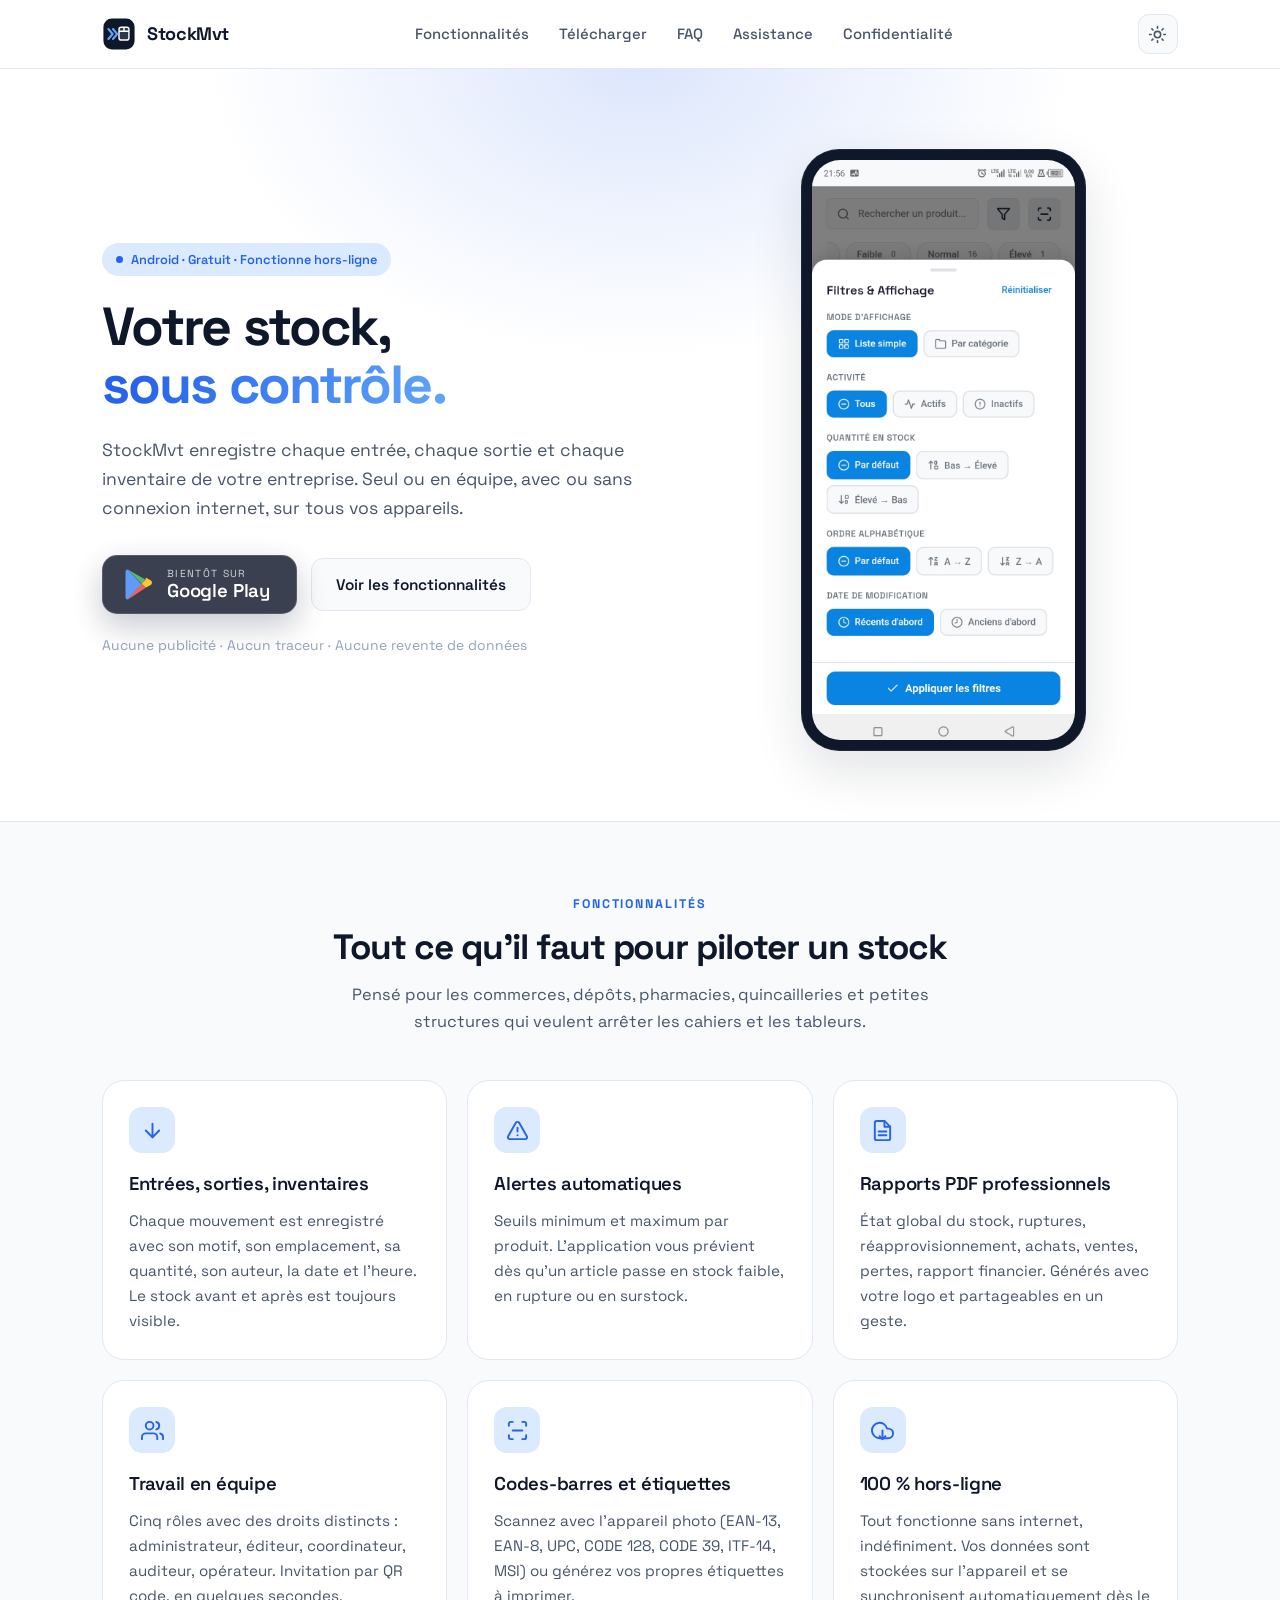
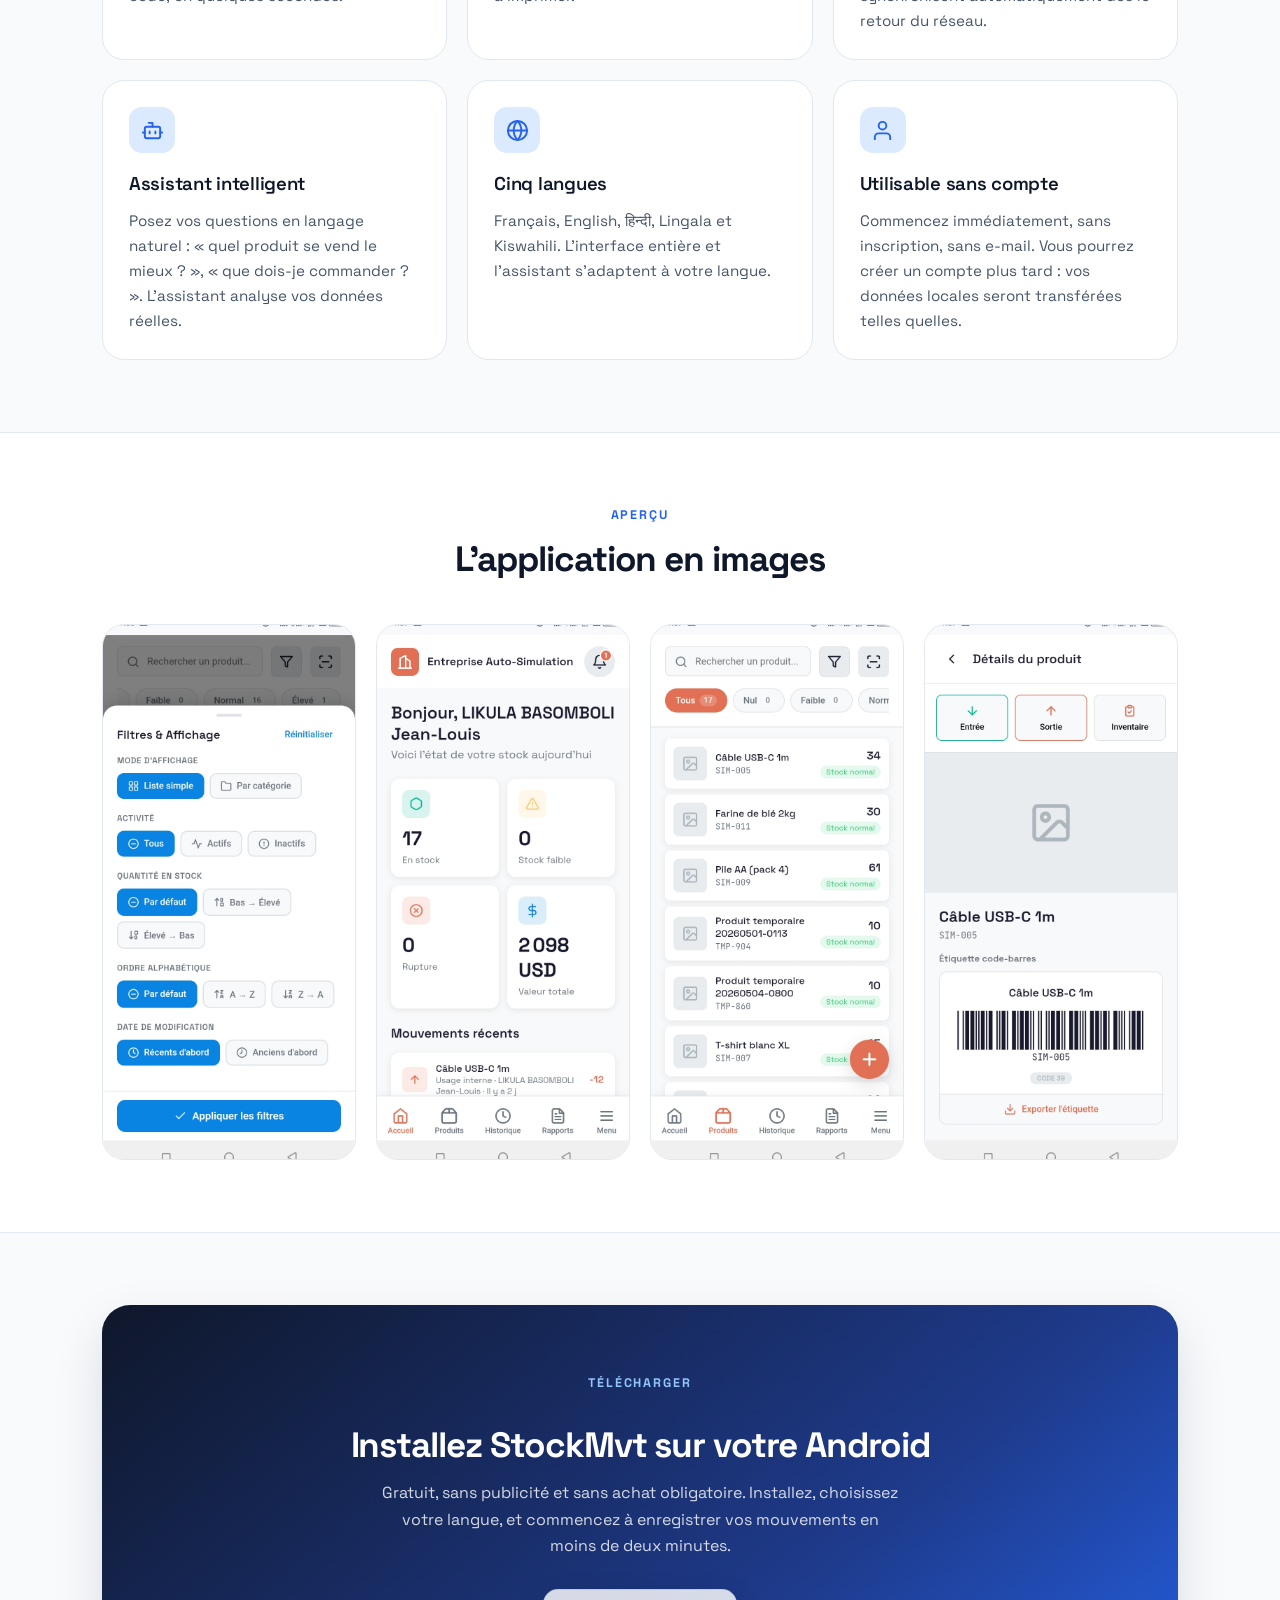
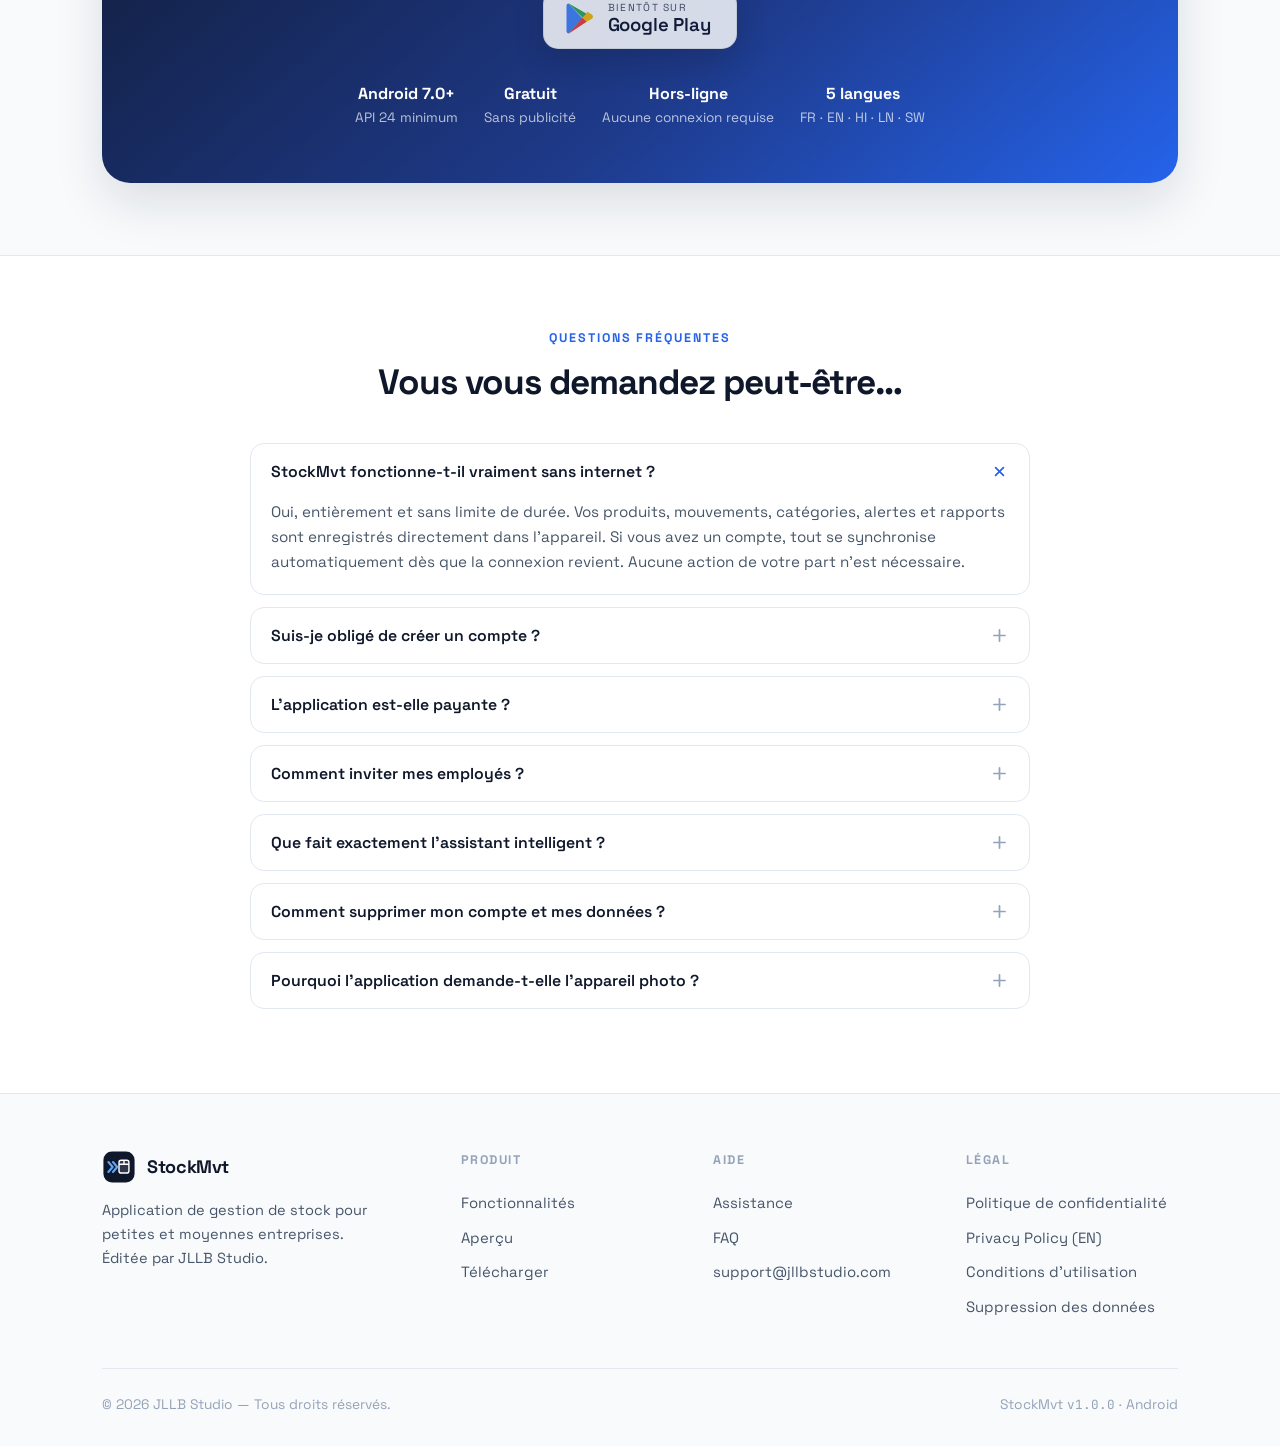
<file: index.html>
<!DOCTYPE html>
<html lang="fr" prefix="og: https://ogp.me/ns#">
<head>
<meta charset="UTF-8">
<meta name="viewport" content="width=device-width, initial-scale=1">
<meta name="theme-color" content="#FFFFFF">
<title>StockMvt — Gestion de stock simple, hors-ligne et en équipe</title>
<meta name="description" content="StockMvt est une application Android de gestion de stock : entrées, sorties, inventaires, alertes, rapports PDF et travail en équipe. Fonctionne entièrement hors-ligne.">
<link rel="canonical" href="https://stockmvt.jllbstudio.com/">
<meta property="og:type" content="website">
<meta property="og:site_name" content="StockMvt">
<meta property="og:title" content="StockMvt — Votre stock, sous contrôle">
<meta property="og:description" content="Gérez les entrées, sorties et mouvements de stock de votre entreprise. Seul ou en équipe, en ligne ou hors-ligne.">
<meta property="og:url" content="https://stockmvt.jllbstudio.com/">
<meta property="og:image" content="https://stockmvt.jllbstudio.com/img/og.png">
<meta name="twitter:card" content="summary_large_image">
<link rel="icon" href="/img/favicon.svg" type="image/svg+xml">
<link rel="preconnect" href="https://fonts.googleapis.com">
<link rel="preconnect" href="https://fonts.gstatic.com" crossorigin>
<link href="https://fonts.googleapis.com/css2?family=Space+Grotesk:wght@400;500;600;700&family=JetBrains+Mono:wght@400;500&display=swap" rel="stylesheet">
<link rel="stylesheet" href="/css/style.css">
<script type="application/ld+json">
{
  "@context": "https://schema.org",
  "@type": "SoftwareApplication",
  "name": "StockMvt",
  "operatingSystem": "Android 7.0+",
  "applicationCategory": "BusinessApplication",
  "offers": { "@type": "Offer", "price": "0", "priceCurrency": "USD" },
  "author": { "@type": "Organization", "name": "JLLB Studio", "url": "https://jllbstudio.com" },
  "url": "https://stockmvt.jllbstudio.com/",
  "description": "Application de gestion de stock pour petites et moyennes entreprises : mouvements, inventaires, alertes, rapports PDF, multi-utilisateurs, mode hors-ligne."
}
</script>
</head>
<body>

<svg width="0" height="0" style="position:absolute" aria-hidden="true">
  <symbol id="logo-stockmvt" viewBox="0 0 96 96">
    <defs><linearGradient id="degLogo" x1="8" y1="2" x2="88" y2="94">
      <stop stop-color="#0F172A"/><stop offset="1" stop-color="#2563EB"/>
    </linearGradient></defs>
    <rect x="4" y="4" width="88" height="88" rx="24" fill="url(#degLogo)"/>
    <rect x="48" y="29" width="28" height="36" rx="6" fill="#fff" fill-opacity=".14" stroke="#fff" stroke-width="4"/>
    <path d="M48 40h28M62 29v11" fill="none" stroke="#fff" stroke-width="4"/>
    <path d="m18 34 12 14-12 14M31 34l12 14-12 14" fill="none" stroke="#60A5FA" stroke-width="6" stroke-linecap="round" stroke-linejoin="round"/>
  </symbol>
  <symbol id="icone-play" viewBox="0 0 512 512">
    <path fill="#34A853" d="M104.6 13.5C97 5.5 86.6 1.3 76 1.5l242 242 68.8-68.8L104.6 13.5z"/>
    <path fill="#4285F4" d="M76 1.5C57.5 2.6 43 17.7 43 37.2v437.6c0 19.5 14.5 34.6 33 35.7l242-254.9L76 1.5z"/>
    <path fill="#FBBC04" d="M386.8 174.7 318 243.5l68.8 68.8 83.9-47.8c14.5-8.3 23.3-23.5 23.3-40.2s-8.8-31.9-23.3-40.2l-83.9-47.8z"/>
    <path fill="#EA4335" d="M76 510.5c10.6.2 21-4 28.6-12l282.2-186.2L318 243.5 76 510.5z"/>
  </symbol>
</svg>

<header class="entete">
  <div class="conteneur entete-inner">
    <a href="/" class="marque">
      <svg><use href="#logo-stockmvt"/></svg> StockMvt
    </a>
    <nav class="nav" id="nav-principale">
      <a href="/#fonctionnalites">Fonctionnalités</a>
      <a href="/#telecharger">Télécharger</a>
      <a href="/#faq">FAQ</a>
      <a href="support">Assistance</a>
      <a href="confidentialite">Confidentialité</a>
    </nav>
    <div class="outils">
      <button class="btn-icone" id="btn-theme" type="button" aria-label="Changer de thème">
        <svg class="icone-soleil" viewBox="0 0 24 24"><circle cx="12" cy="12" r="4"/><path d="M12 2v2M12 20v2M4.93 4.93l1.41 1.41M17.66 17.66l1.41 1.41M2 12h2M20 12h2M6.34 17.66l-1.41 1.41M19.07 4.93l-1.41 1.41"/></svg>
        <svg class="icone-lune" viewBox="0 0 24 24"><path d="M12 3a6 6 0 0 0 9 9 9 9 0 1 1-9-9Z"/></svg>
      </button>
      <button class="btn-icone burger" id="btn-burger" type="button" aria-label="Menu">
        <svg viewBox="0 0 24 24"><line x1="4" y1="6" x2="20" y2="6"/><line x1="4" y1="12" x2="20" y2="12"/><line x1="4" y1="18" x2="20" y2="18"/></svg>
      </button>
    </div>
  </div>
</header>

<!-- ======================= HERO ======================= -->
<section class="hero">
  <div class="conteneur hero-grille">
    <div class="hero-texte">
      <div class="pilule"><span class="point"></span> Android · Gratuit · Fonctionne hors-ligne</div>
      <h1>Votre stock,<br><em>sous contrôle.</em></h1>
      <p class="chapeau">
        StockMvt enregistre chaque entrée, chaque sortie et chaque inventaire de votre
        entreprise. Seul ou en équipe, avec ou sans connexion internet, sur tous vos appareils.
      </p>
      <div class="hero-actions">
        <a class="badge-play js-lien-play" aria-label="Télécharger StockMvt sur Google Play">
          <svg><use href="#icone-play"/></svg>
          <span class="badge-play-txt">
            <small class="js-play-libelle">Bientôt sur</small>
            <strong class="js-play-titre">Google Play</strong>
          </span>
        </a>
        <a class="btn btn-secondaire" href="#fonctionnalites">Voir les fonctionnalités</a>
      </div>
      <p class="hero-note">Aucune publicité · Aucun traceur · Aucune revente de données</p>
    </div>
    <div class="telephone reveal">
      <div class="telephone-ecran">
        <img src="/img/capture-1.png" alt="Écran d'accueil de StockMvt"
             onerror="this.outerHTML='&lt;svg class=&quot;logo-vide&quot;&gt;&lt;use href=&quot;#logo-stockmvt&quot;/&gt;&lt;/svg&gt;'">
      </div>
    </div>
  </div>
</section>

<!-- ======================= FONCTIONNALITÉS ======================= -->
<section id="fonctionnalites" class="section-alt">
  <div class="conteneur">
    <div class="centre">
      <p class="eyebrow">Fonctionnalités</p>
      <h2>Tout ce qu'il faut pour piloter un stock</h2>
      <p class="sous-titre">Pensé pour les commerces, dépôts, pharmacies, quincailleries et
        petites structures qui veulent arrêter les cahiers et les tableurs.</p>
    </div>

    <div class="grille-cartes">
      <article class="carte reveal">
        <div class="carte-icone"><svg viewBox="0 0 24 24"><path d="M12 5v14"/><path d="m19 12-7 7-7-7"/></svg></div>
        <h3>Entrées, sorties, inventaires</h3>
        <p>Chaque mouvement est enregistré avec son motif, son emplacement, sa quantité,
           son auteur, la date et l'heure. Le stock avant et après est toujours visible.</p>
      </article>

      <article class="carte reveal">
        <div class="carte-icone"><svg viewBox="0 0 24 24"><path d="m21.73 18-8-14a2 2 0 0 0-3.48 0l-8 14A2 2 0 0 0 4 21h16a2 2 0 0 0 1.73-3Z"/><line x1="12" y1="9" x2="12" y2="13"/><line x1="12" y1="17" x2="12.01" y2="17"/></svg></div>
        <h3>Alertes automatiques</h3>
        <p>Seuils minimum et maximum par produit. L'application vous prévient dès qu'un
           article passe en stock faible, en rupture ou en surstock.</p>
      </article>

      <article class="carte reveal">
        <div class="carte-icone"><svg viewBox="0 0 24 24"><path d="M14 2H6a2 2 0 0 0-2 2v16a2 2 0 0 0 2 2h12a2 2 0 0 0 2-2V8z"/><polyline points="14 2 14 8 20 8"/><line x1="16" y1="13" x2="8" y2="13"/><line x1="16" y1="17" x2="8" y2="17"/></svg></div>
        <h3>Rapports PDF professionnels</h3>
        <p>État global du stock, ruptures, réapprovisionnement, achats, ventes, pertes,
           rapport financier. Générés avec votre logo et partageables en un geste.</p>
      </article>

      <article class="carte reveal">
        <div class="carte-icone"><svg viewBox="0 0 24 24"><path d="M17 21v-2a4 4 0 0 0-4-4H5a4 4 0 0 0-4 4v2"/><circle cx="9" cy="7" r="4"/><path d="M23 21v-2a4 4 0 0 0-3-3.87"/><path d="M16 3.13a4 4 0 0 1 0 7.75"/></svg></div>
        <h3>Travail en équipe</h3>
        <p>Cinq rôles avec des droits distincts : administrateur, éditeur, coordinateur,
           auditeur, opérateur. Invitation par QR code, en quelques secondes.</p>
      </article>

      <article class="carte reveal">
        <div class="carte-icone"><svg viewBox="0 0 24 24"><path d="M3 7V5a2 2 0 0 1 2-2h2"/><path d="M17 3h2a2 2 0 0 1 2 2v2"/><path d="M21 17v2a2 2 0 0 1-2 2h-2"/><path d="M7 21H5a2 2 0 0 1-2-2v-2"/><line x1="7" y1="12" x2="17" y2="12"/></svg></div>
        <h3>Codes-barres et étiquettes</h3>
        <p>Scannez avec l'appareil photo (EAN-13, EAN-8, UPC, CODE 128, CODE 39, ITF-14, MSI)
           ou générez vos propres étiquettes à imprimer.</p>
      </article>

      <article class="carte reveal">
        <div class="carte-icone"><svg viewBox="0 0 24 24"><path d="M18 10h-1.26A8 8 0 1 0 9 20h9a5 5 0 0 0 0-10z"/><line x1="12" y1="12" x2="12" y2="21"/><polyline points="9 18 12 21 15 18"/></svg></div>
        <h3>100 % hors-ligne</h3>
        <p>Tout fonctionne sans internet, indéfiniment. Vos données sont stockées sur
           l'appareil et se synchronisent automatiquement dès le retour du réseau.</p>
      </article>

      <article class="carte reveal">
        <div class="carte-icone"><svg viewBox="0 0 24 24"><path d="M12 8V4H8"/><rect width="16" height="12" x="4" y="8" rx="2"/><path d="M2 14h2M20 14h2M15 13v2M9 13v2"/></svg></div>
        <h3>Assistant intelligent</h3>
        <p>Posez vos questions en langage naturel : « quel produit se vend le mieux ? »,
           « que dois-je commander ? ». L'assistant analyse vos données réelles.</p>
      </article>

      <article class="carte reveal">
        <div class="carte-icone"><svg viewBox="0 0 24 24"><circle cx="12" cy="12" r="10"/><line x1="2" y1="12" x2="22" y2="12"/><path d="M12 2a15.3 15.3 0 0 1 4 10 15.3 15.3 0 0 1-4 10 15.3 15.3 0 0 1-4-10 15.3 15.3 0 0 1 4-10z"/></svg></div>
        <h3>Cinq langues</h3>
        <p>Français, English, हिन्दी, Lingala et Kiswahili. L'interface entière et
           l'assistant s'adaptent à votre langue.</p>
      </article>

      <article class="carte reveal">
        <div class="carte-icone"><svg viewBox="0 0 24 24"><path d="M20 21v-2a4 4 0 0 0-4-4H8a4 4 0 0 0-4 4v2"/><circle cx="12" cy="7" r="4"/></svg></div>
        <h3>Utilisable sans compte</h3>
        <p>Commencez immédiatement, sans inscription, sans e-mail. Vous pourrez créer un
           compte plus tard : vos données locales seront transférées telles quelles.</p>
      </article>
    </div>
  </div>
</section>

<!-- ======================= CAPTURES ======================= -->
<section id="apercu">
  <div class="conteneur">
    <div class="centre">
      <p class="eyebrow">Aperçu</p>
      <h2>L'application en images</h2>
    </div>
    <div class="galerie">
      <figure class="reveal"><img src="/img/capture-1.png" alt="Tableau de bord StockMvt" loading="lazy"></figure>
      <figure class="reveal"><img src="/img/capture-2.png" alt="Liste des produits" loading="lazy"></figure>
      <figure class="reveal"><img src="/img/capture-3.png" alt="Détails d'un produit" loading="lazy"></figure>
      <figure class="reveal"><img src="/img/capture-4.png" alt="Rapport de stock" loading="lazy"></figure>
    </div>
  </div>
</section>

<!-- ======================= TÉLÉCHARGEMENT ======================= -->
<section id="telecharger" class="section-alt">
  <div class="conteneur">
    <div class="bloc-dl reveal">
      <p class="eyebrow" style="color:#93C5FD">Télécharger</p>
      <h2>Installez StockMvt sur votre Android</h2>
      <p>Gratuit, sans publicité et sans achat obligatoire. Installez, choisissez votre
         langue, et commencez à enregistrer vos mouvements en moins de deux minutes.</p>
      <a class="badge-play js-lien-play" aria-label="Télécharger StockMvt sur Google Play">
        <svg><use href="#icone-play"/></svg>
        <span class="badge-play-txt">
          <small class="js-play-libelle">Bientôt sur</small>
          <strong class="js-play-titre">Google Play</strong>
        </span>
      </a>
      <div class="dl-meta">
        <div><strong>Android 7.0+</strong>API 24 minimum</div>
        <div><strong>Gratuit</strong>Sans publicité</div>
        <div><strong>Hors-ligne</strong>Aucune connexion requise</div>
        <div><strong>5 langues</strong>FR · EN · HI · LN · SW</div>
      </div>
    </div>
  </div>
</section>

<!-- ======================= FAQ ======================= -->
<section id="faq">
  <div class="conteneur">
    <div class="centre">
      <p class="eyebrow">Questions fréquentes</p>
      <h2>Vous vous demandez peut-être…</h2>
    </div>

    <div class="faq">
      <div class="faq-item ouvert">
        <button class="faq-q" type="button">StockMvt fonctionne-t-il vraiment sans internet ?
          <svg viewBox="0 0 24 24"><line x1="12" y1="5" x2="12" y2="19"/><line x1="5" y1="12" x2="19" y2="12"/></svg></button>
        <div class="faq-r"><div class="faq-r-inner">
          Oui, entièrement et sans limite de durée. Vos produits, mouvements, catégories,
          alertes et rapports sont enregistrés directement dans l'appareil. Si vous avez un
          compte, tout se synchronise automatiquement dès que la connexion revient. Aucune
          action de votre part n'est nécessaire.
        </div></div>
      </div>

      <div class="faq-item">
        <button class="faq-q" type="button">Suis-je obligé de créer un compte ?
          <svg viewBox="0 0 24 24"><line x1="12" y1="5" x2="12" y2="19"/><line x1="5" y1="12" x2="19" y2="12"/></svg></button>
        <div class="faq-r"><div class="faq-r-inner">
          Non. Le mode « Continuer sans compte » vous donne accès à toutes les fonctions de
          gestion, sans inscription et sans qu'aucune donnée ne quitte votre téléphone. Le
          compte Google devient utile uniquement si vous souhaitez sauvegarder dans le cloud,
          travailler à plusieurs ou retrouver vos données sur un autre appareil. Si vous vous
          connectez plus tard, vos données locales sont transférées automatiquement.
        </div></div>
      </div>

      <div class="faq-item">
        <button class="faq-q" type="button">L'application est-elle payante ?
          <svg viewBox="0 0 24 24"><line x1="12" y1="5" x2="12" y2="19"/><line x1="5" y1="12" x2="19" y2="12"/></svg></button>
        <div class="faq-r"><div class="faq-r-inner">
          StockMvt est gratuite et ne contient aucune publicité. Elle ne revend pas vos
          données et ne vous impose aucun achat pour fonctionner.
        </div></div>
      </div>

      <div class="faq-item">
        <button class="faq-q" type="button">Comment inviter mes employés ?
          <svg viewBox="0 0 24 24"><line x1="12" y1="5" x2="12" y2="19"/><line x1="5" y1="12" x2="19" y2="12"/></svg></button>
        <div class="faq-r"><div class="faq-r-inner">
          Dans <strong>Menu → Entreprise → Inviter</strong>, choisissez le rôle à attribuer.
          L'application génère un QR code d'invitation unique. Votre collaborateur le scanne
          depuis son propre téléphone, ou vous le lui envoyez en image : il pourra l'importer
          depuis sa galerie. Vous pouvez modifier ou retirer un rôle à tout moment.
        </div></div>
      </div>

      <div class="faq-item">
        <button class="faq-q" type="button">Que fait exactement l'assistant intelligent ?
          <svg viewBox="0 0 24 24"><line x1="12" y1="5" x2="12" y2="19"/><line x1="5" y1="12" x2="19" y2="12"/></svg></button>
        <div class="faq-r"><div class="faq-r-inner">
          Il lit vos données de stock et répond à vos questions en langage naturel. Il
          s'appuie sur un modèle de langage exécuté chez un prestataire d'infrastructure IA.
          Ses réponses sont des aides à la décision, pas des conseils comptables, financiers
          ou juridiques. L'assistant est indisponible en mode hors-ligne et en mode sans
          compte. Le détail figure dans notre
          <a href="confidentialite#assistant">politique de confidentialité</a>.
        </div></div>
      </div>

      <div class="faq-item">
        <button class="faq-q" type="button">Comment supprimer mon compte et mes données ?
          <svg viewBox="0 0 24 24"><line x1="12" y1="5" x2="12" y2="19"/><line x1="5" y1="12" x2="19" y2="12"/></svg></button>
        <div class="faq-r"><div class="faq-r-inner">
          Depuis l'application, allez dans <strong>Menu → Supprimer le compte</strong>. Si
          vous n'avez plus accès à l'application, utilisez le formulaire de notre page
          <a href="suppression-compte">Suppression du compte et des données</a>.
        </div></div>
      </div>

      <div class="faq-item">
        <button class="faq-q" type="button">Pourquoi l'application demande-t-elle l'appareil photo ?
          <svg viewBox="0 0 24 24"><line x1="12" y1="5" x2="12" y2="19"/><line x1="5" y1="12" x2="19" y2="12"/></svg></button>
        <div class="faq-r"><div class="faq-r-inner">
          Uniquement pour deux usages que vous déclenchez vous-même : scanner un code-barres
          ou un QR code d'invitation, et photographier un produit. Le flux vidéo est analysé
          en direct dans l'appareil et n'est jamais enregistré ni transmis. Vous pouvez
          refuser cette permission : le reste de l'application continue de fonctionner.
        </div></div>
      </div>
    </div>
  </div>
</section>

<!-- ======================= PIED ======================= -->
<footer class="pied">
  <div class="conteneur">
    <div class="pied-grille">
      <div class="pied-marque">
        <a href="/" class="marque"><svg><use href="#logo-stockmvt"/></svg> StockMvt</a>
        <p>Application de gestion de stock pour petites et moyennes entreprises.
           Éditée par JLLB Studio.</p>
      </div>
      <div class="pied-col">
        <strong>Produit</strong>
        <a href="/#fonctionnalites">Fonctionnalités</a>
        <a href="/#apercu">Aperçu</a>
        <a href="/#telecharger">Télécharger</a>
      </div>
      <div class="pied-col">
        <strong>Aide</strong>
        <a href="support">Assistance</a>
        <a href="/#faq">FAQ</a>
        <a href="mailto:support@jllbstudio.com">support@jllbstudio.com</a>
      </div>
      <div class="pied-col">
        <strong>Légal</strong>
        <a href="confidentialite">Politique de confidentialité</a>
        <a href="privacy">Privacy Policy (EN)</a>
        <a href="conditions">Conditions d'utilisation</a>
        <a href="suppression-compte">Suppression des données</a>
      </div>
    </div>
    <div class="pied-bas">
      <span>© <span class="js-annee">2026</span> JLLB Studio — Tous droits réservés.</span>
      <span>StockMvt <span class="mono">v1.0.0</span> · Android</span>
    </div>
  </div>
</footer>

<script src="/js/main.js"></script>
</body>
</html>
</file>
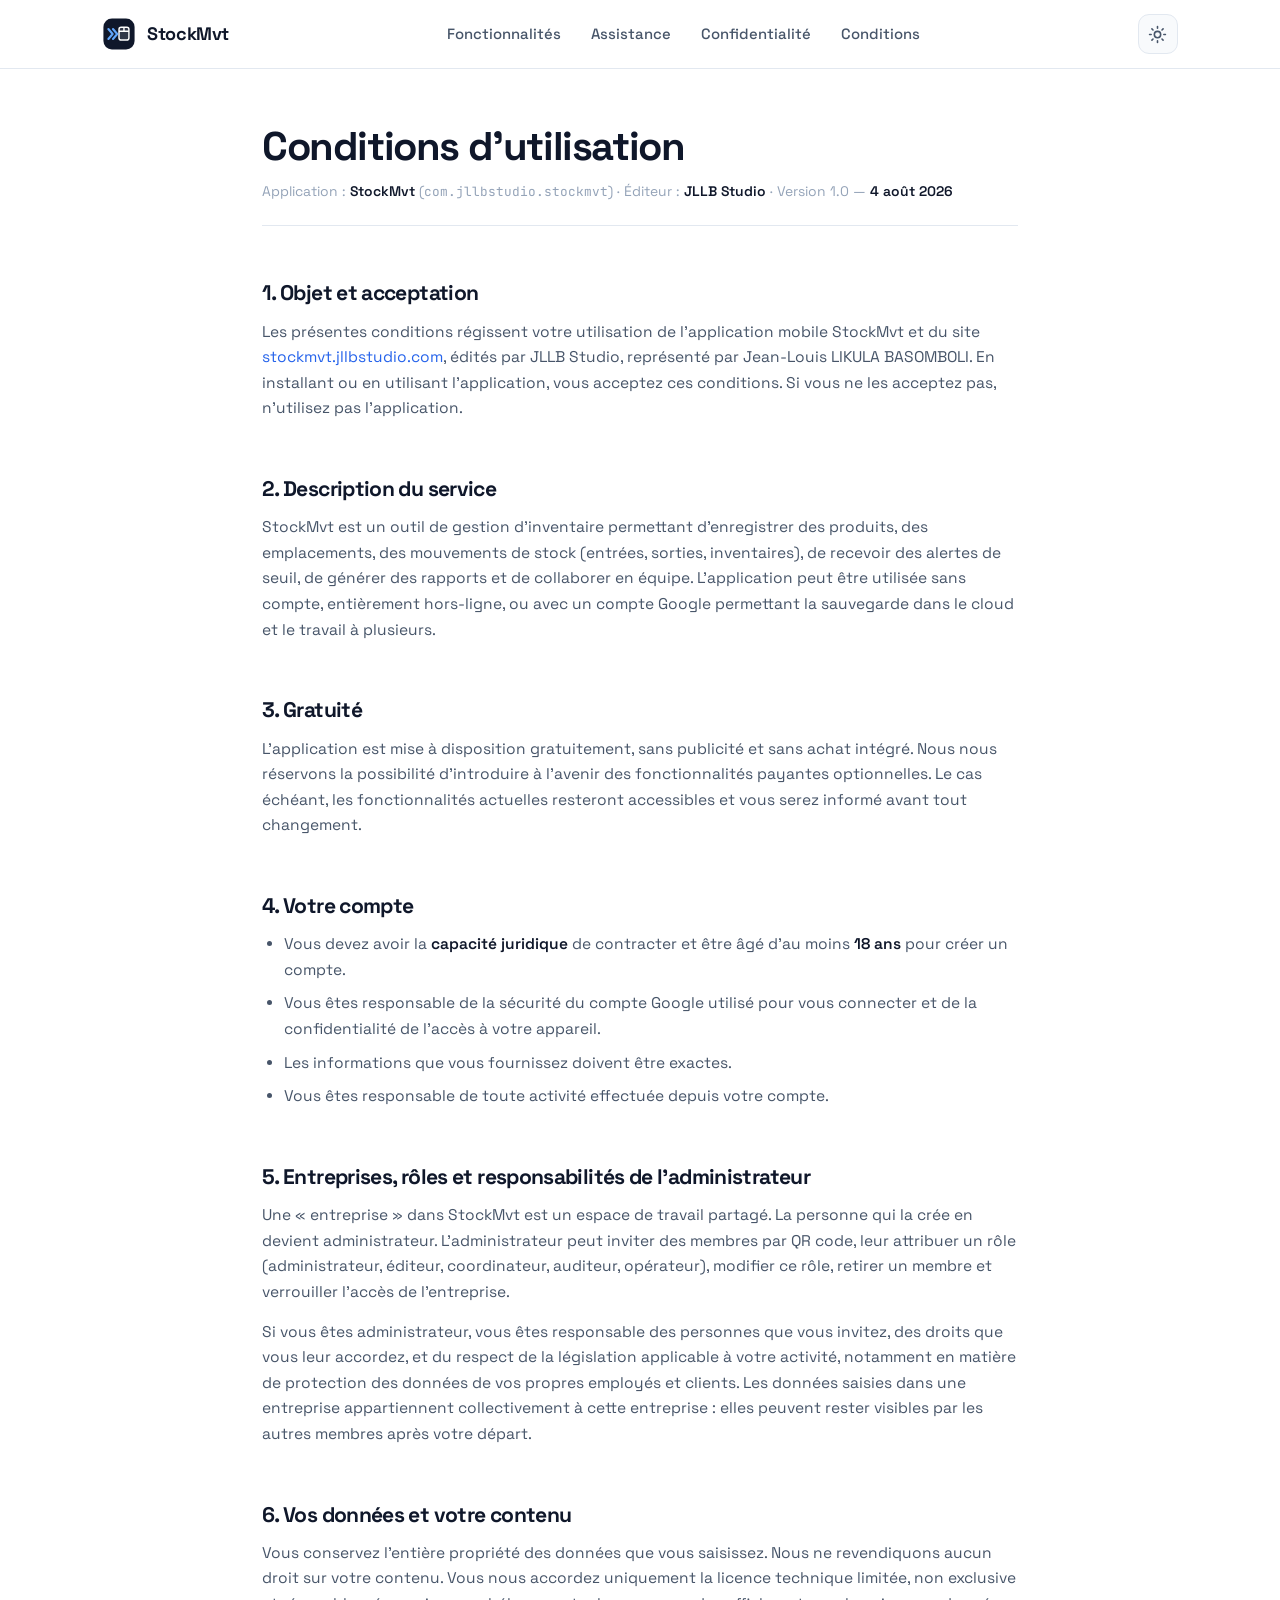
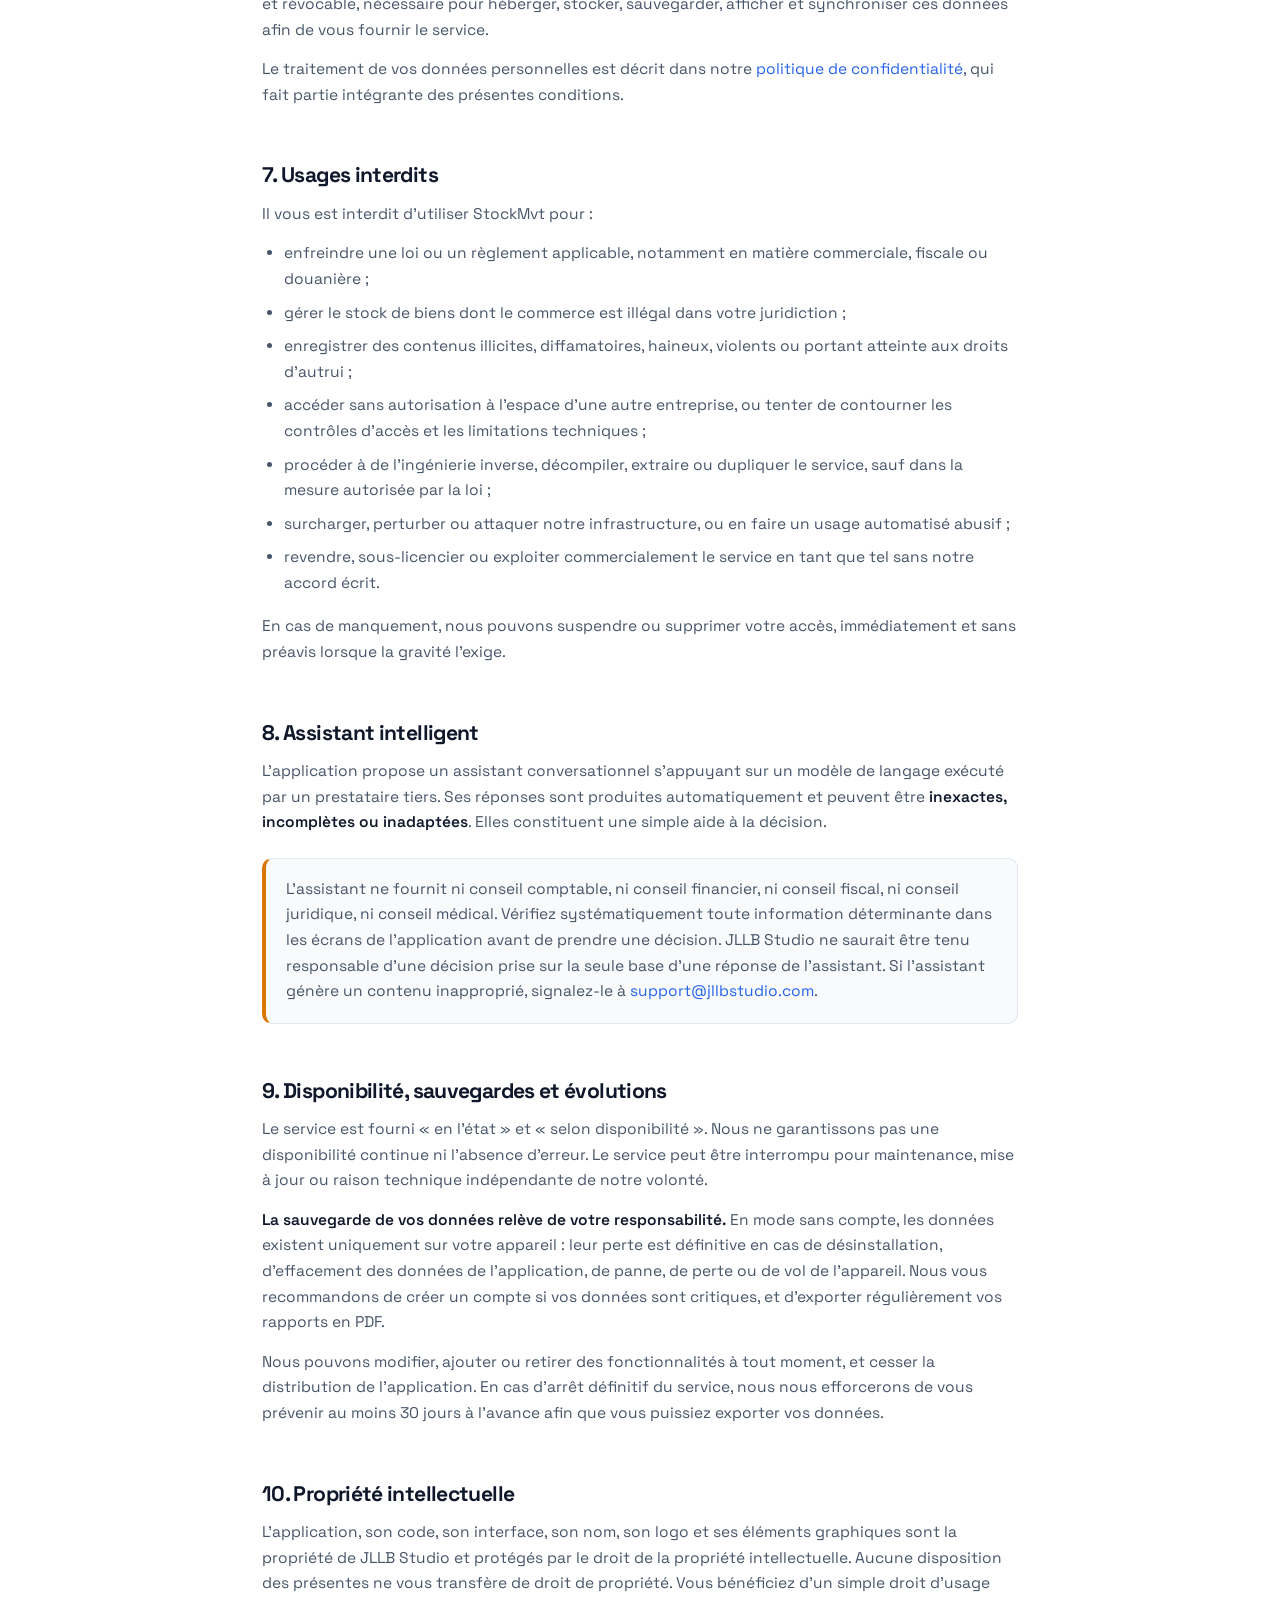
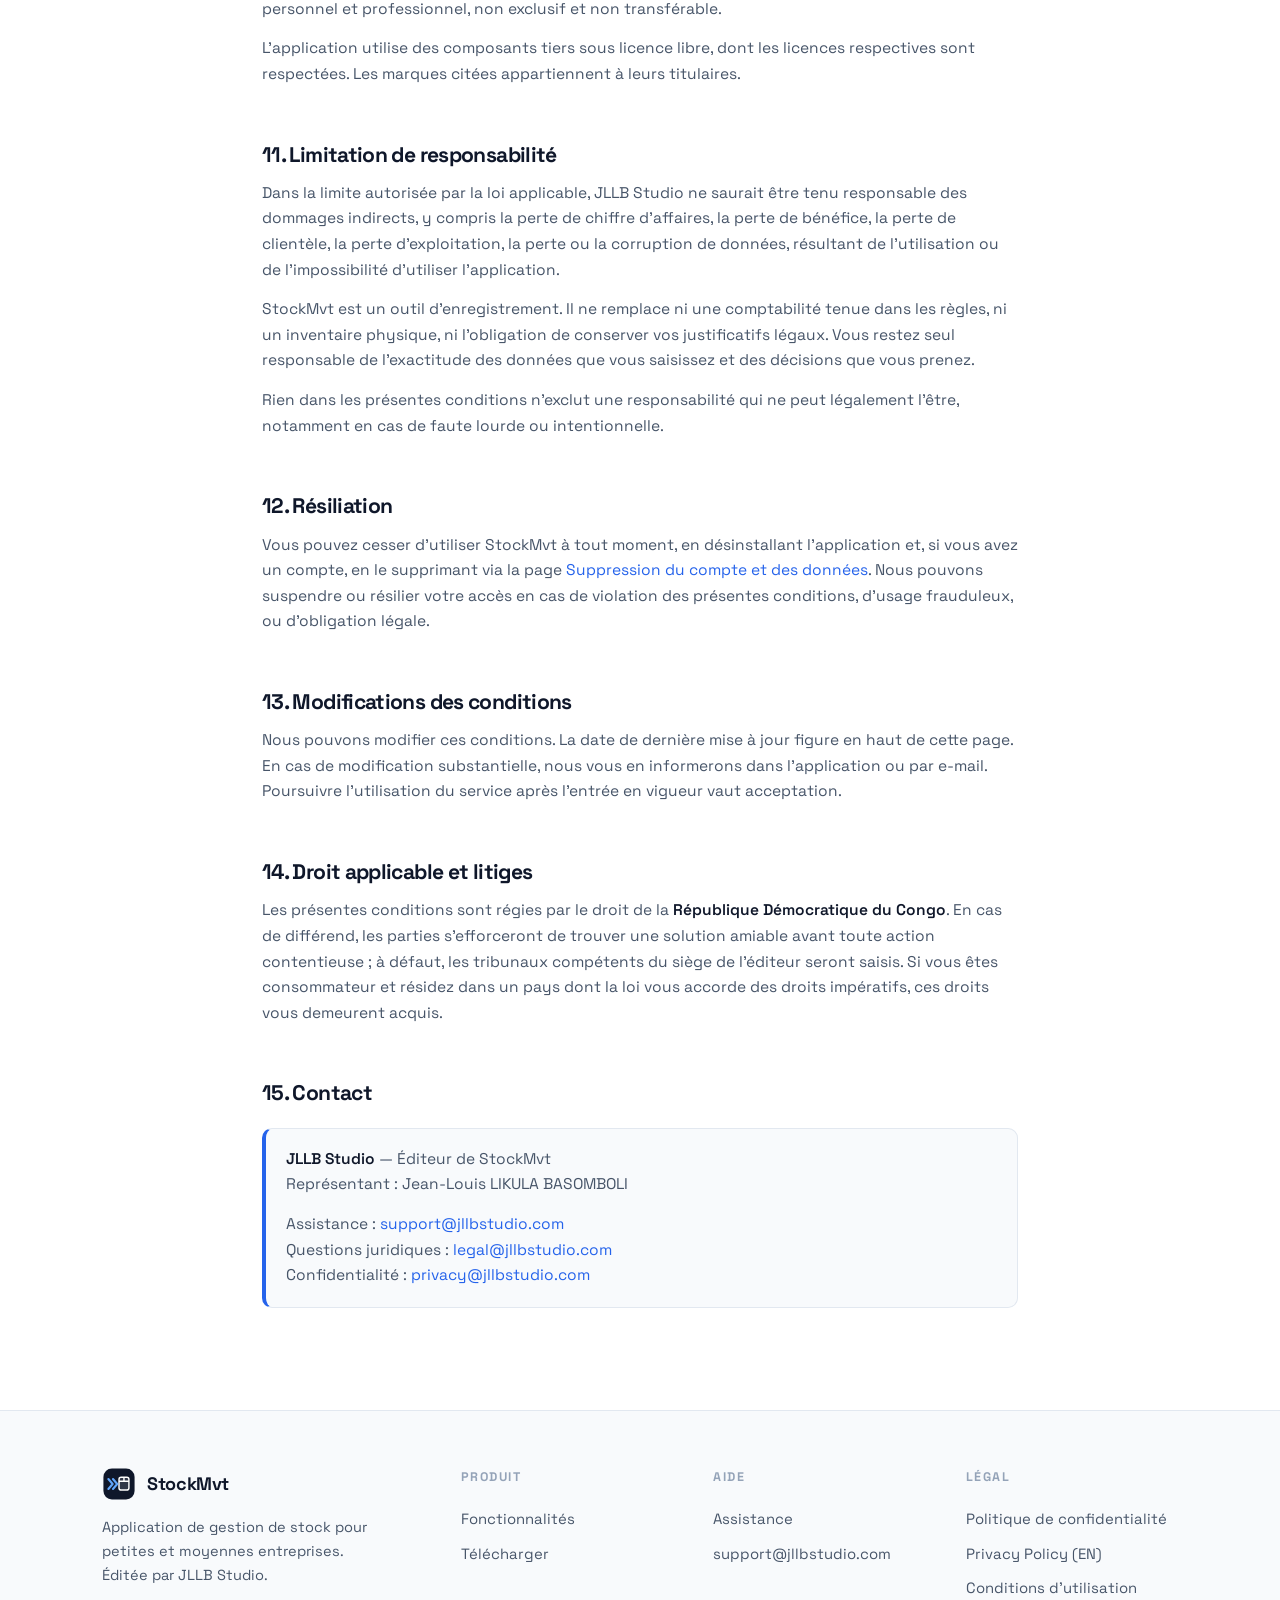
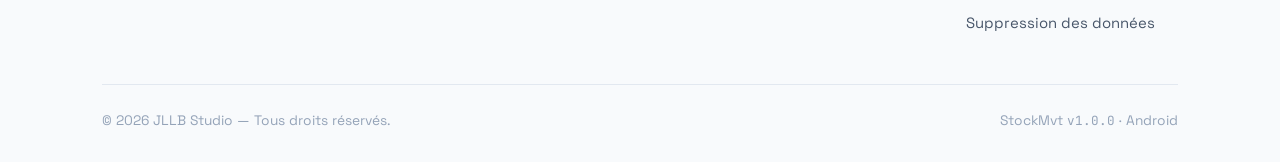
<file: conditions.html>
<!DOCTYPE html>
<html lang="fr">
<head>
<meta charset="UTF-8">
<meta name="viewport" content="width=device-width, initial-scale=1">
<meta name="theme-color" content="#FFFFFF">
<title>Conditions d'utilisation — StockMvt</title>
<meta name="description" content="Conditions générales d'utilisation de l'application StockMvt éditée par JLLB Studio.">
<link rel="canonical" href="https://stockmvt.jllbstudio.com/conditions">
<link rel="icon" href="/img/favicon.svg" type="image/svg+xml">
<link rel="preconnect" href="https://fonts.googleapis.com">
<link rel="preconnect" href="https://fonts.gstatic.com" crossorigin>
<link href="https://fonts.googleapis.com/css2?family=Space+Grotesk:wght@400;500;600;700&family=JetBrains+Mono:wght@400;500&display=swap" rel="stylesheet">
<link rel="stylesheet" href="/css/style.css">
</head>
<body>

<svg width="0" height="0" style="position:absolute" aria-hidden="true">
  <symbol id="logo-stockmvt" viewBox="0 0 96 96">
    <defs><linearGradient id="degLogo" x1="8" y1="2" x2="88" y2="94">
      <stop stop-color="#0F172A"/><stop offset="1" stop-color="#2563EB"/></linearGradient></defs>
    <rect x="4" y="4" width="88" height="88" rx="24" fill="url(#degLogo)"/>
    <rect x="48" y="29" width="28" height="36" rx="6" fill="#fff" fill-opacity=".14" stroke="#fff" stroke-width="4"/>
    <path d="M48 40h28M62 29v11" fill="none" stroke="#fff" stroke-width="4"/>
    <path d="m18 34 12 14-12 14M31 34l12 14-12 14" fill="none" stroke="#60A5FA" stroke-width="6" stroke-linecap="round" stroke-linejoin="round"/>
  </symbol>
</svg>

<header class="entete">
  <div class="conteneur entete-inner">
    <a href="/" class="marque"><svg><use href="#logo-stockmvt"/></svg> StockMvt</a>
    <nav class="nav" id="nav-principale">
      <a href="/#fonctionnalites">Fonctionnalités</a>
      <a href="support">Assistance</a>
      <a href="confidentialite">Confidentialité</a>
      <a href="conditions">Conditions</a>
    </nav>
    <div class="outils">
      <button class="btn-icone" id="btn-theme" type="button" aria-label="Changer de thème">
        <svg class="icone-soleil" viewBox="0 0 24 24"><circle cx="12" cy="12" r="4"/><path d="M12 2v2M12 20v2M4.93 4.93l1.41 1.41M17.66 17.66l1.41 1.41M2 12h2M20 12h2M6.34 17.66l-1.41 1.41M19.07 4.93l-1.41 1.41"/></svg>
        <svg class="icone-lune" viewBox="0 0 24 24"><path d="M12 3a6 6 0 0 0 9 9 9 9 0 1 1-9-9Z"/></svg>
      </button>
      <button class="btn-icone burger" id="btn-burger" type="button" aria-label="Menu">
        <svg viewBox="0 0 24 24"><line x1="4" y1="6" x2="20" y2="6"/><line x1="4" y1="12" x2="20" y2="12"/><line x1="4" y1="18" x2="20" y2="18"/></svg>
      </button>
    </div>
  </div>
</header>

<main class="legal">
<div class="conteneur legal-wrap">

<h1>Conditions d'utilisation</h1>
<p class="maj">
  Application : <strong>StockMvt</strong> (<code>com.jllbstudio.stockmvt</code>) ·
  Éditeur : <strong>JLLB Studio</strong> · Version 1.0 — <strong>4 août 2026</strong>
</p>

<h2>1. Objet et acceptation</h2>
<p>
  Les présentes conditions régissent votre utilisation de l'application mobile StockMvt et du
  site <a href="https://stockmvt.jllbstudio.com">stockmvt.jllbstudio.com</a>, édités par JLLB
  Studio, représenté par Jean-Louis LIKULA BASOMBOLI. En installant ou en utilisant
  l'application, vous acceptez ces conditions. Si vous ne les acceptez pas, n'utilisez pas
  l'application.
</p>

<h2>2. Description du service</h2>
<p>
  StockMvt est un outil de gestion d'inventaire permettant d'enregistrer des produits, des
  emplacements, des mouvements de stock (entrées, sorties, inventaires), de recevoir des
  alertes de seuil, de générer des rapports et de collaborer en équipe. L'application peut
  être utilisée sans compte, entièrement hors-ligne, ou avec un compte Google permettant la
  sauvegarde dans le cloud et le travail à plusieurs.
</p>

<h2>3. Gratuité</h2>
<p>
  L'application est mise à disposition gratuitement, sans publicité et sans achat intégré.
  Nous nous réservons la possibilité d'introduire à l'avenir des fonctionnalités payantes
  optionnelles. Le cas échéant, les fonctionnalités actuelles resteront accessibles et vous
  serez informé avant tout changement.
</p>

<h2>4. Votre compte</h2>
<ul>
  <li>Vous devez avoir la <strong>capacité juridique</strong> de contracter et être âgé d'au moins <strong>18 ans</strong> pour créer un compte.</li>
  <li>Vous êtes responsable de la sécurité du compte Google utilisé pour vous connecter et de la confidentialité de l'accès à votre appareil.</li>
  <li>Les informations que vous fournissez doivent être exactes.</li>
  <li>Vous êtes responsable de toute activité effectuée depuis votre compte.</li>
</ul>

<h2>5. Entreprises, rôles et responsabilités de l'administrateur</h2>
<p>
  Une « entreprise » dans StockMvt est un espace de travail partagé. La personne qui la crée
  en devient administrateur. L'administrateur peut inviter des membres par QR code, leur
  attribuer un rôle (administrateur, éditeur, coordinateur, auditeur, opérateur), modifier ce
  rôle, retirer un membre et verrouiller l'accès de l'entreprise.
</p>
<p>
  Si vous êtes administrateur, vous êtes responsable des personnes que vous invitez, des
  droits que vous leur accordez, et du respect de la législation applicable à votre activité,
  notamment en matière de protection des données de vos propres employés et clients. Les
  données saisies dans une entreprise appartiennent collectivement à cette entreprise :
  elles peuvent rester visibles par les autres membres après votre départ.
</p>

<h2>6. Vos données et votre contenu</h2>
<p>
  Vous conservez l'entière propriété des données que vous saisissez. Nous ne revendiquons
  aucun droit sur votre contenu. Vous nous accordez uniquement la licence technique limitée,
  non exclusive et révocable, nécessaire pour héberger, stocker, sauvegarder, afficher et
  synchroniser ces données afin de vous fournir le service.
</p>
<p>
  Le traitement de vos données personnelles est décrit dans notre
  <a href="confidentialite">politique de confidentialité</a>, qui fait partie intégrante
  des présentes conditions.
</p>

<h2>7. Usages interdits</h2>
<p>Il vous est interdit d'utiliser StockMvt pour :</p>
<ul>
  <li>enfreindre une loi ou un règlement applicable, notamment en matière commerciale, fiscale ou douanière ;</li>
  <li>gérer le stock de biens dont le commerce est illégal dans votre juridiction ;</li>
  <li>enregistrer des contenus illicites, diffamatoires, haineux, violents ou portant atteinte aux droits d'autrui ;</li>
  <li>accéder sans autorisation à l'espace d'une autre entreprise, ou tenter de contourner les contrôles d'accès et les limitations techniques ;</li>
  <li>procéder à de l'ingénierie inverse, décompiler, extraire ou dupliquer le service, sauf dans la mesure autorisée par la loi ;</li>
  <li>surcharger, perturber ou attaquer notre infrastructure, ou en faire un usage automatisé abusif ;</li>
  <li>revendre, sous-licencier ou exploiter commercialement le service en tant que tel sans notre accord écrit.</li>
</ul>
<p>
  En cas de manquement, nous pouvons suspendre ou supprimer votre accès, immédiatement et sans
  préavis lorsque la gravité l'exige.
</p>

<h2>8. Assistant intelligent</h2>
<p>
  L'application propose un assistant conversationnel s'appuyant sur un modèle de langage
  exécuté par un prestataire tiers. Ses réponses sont produites automatiquement et peuvent
  être <strong>inexactes, incomplètes ou inadaptées</strong>. Elles constituent une simple
  aide à la décision.
</p>
<div class="encadre attention">
  <p>
    L'assistant ne fournit ni conseil comptable, ni conseil financier, ni conseil fiscal, ni
    conseil juridique, ni conseil médical. Vérifiez systématiquement toute information
    déterminante dans les écrans de l'application avant de prendre une décision. JLLB Studio
    ne saurait être tenu responsable d'une décision prise sur la seule base d'une réponse de
    l'assistant. Si l'assistant génère un contenu inapproprié, signalez-le à
    <a href="mailto:support@jllbstudio.com">support@jllbstudio.com</a>.
  </p>
</div>

<h2>9. Disponibilité, sauvegardes et évolutions</h2>
<p>
  Le service est fourni « en l'état » et « selon disponibilité ». Nous ne garantissons pas une
  disponibilité continue ni l'absence d'erreur. Le service peut être interrompu pour
  maintenance, mise à jour ou raison technique indépendante de notre volonté.
</p>
<p>
  <strong>La sauvegarde de vos données relève de votre responsabilité.</strong> En mode sans
  compte, les données existent uniquement sur votre appareil : leur perte est définitive en
  cas de désinstallation, d'effacement des données de l'application, de panne, de perte ou de
  vol de l'appareil. Nous vous recommandons de créer un compte si vos données sont critiques,
  et d'exporter régulièrement vos rapports en PDF.
</p>
<p>
  Nous pouvons modifier, ajouter ou retirer des fonctionnalités à tout moment, et cesser la
  distribution de l'application. En cas d'arrêt définitif du service, nous nous efforcerons de
  vous prévenir au moins 30 jours à l'avance afin que vous puissiez exporter vos données.
</p>

<h2>10. Propriété intellectuelle</h2>
<p>
  L'application, son code, son interface, son nom, son logo et ses éléments graphiques sont la
  propriété de JLLB Studio et protégés par le droit de la propriété intellectuelle. Aucune
  disposition des présentes ne vous transfère de droit de propriété. Vous bénéficiez d'un
  simple droit d'usage personnel et professionnel, non exclusif et non transférable.
</p>
<p>
  L'application utilise des composants tiers sous licence libre, dont les licences respectives
  sont respectées. Les marques citées appartiennent à leurs titulaires.
</p>

<h2>11. Limitation de responsabilité</h2>
<p>
  Dans la limite autorisée par la loi applicable, JLLB Studio ne saurait être tenu responsable
  des dommages indirects, y compris la perte de chiffre d'affaires, la perte de bénéfice, la
  perte de clientèle, la perte d'exploitation, la perte ou la corruption de données, résultant
  de l'utilisation ou de l'impossibilité d'utiliser l'application.
</p>
<p>
  StockMvt est un outil d'enregistrement. Il ne remplace ni une comptabilité tenue dans les
  règles, ni un inventaire physique, ni l'obligation de conserver vos justificatifs légaux.
  Vous restez seul responsable de l'exactitude des données que vous saisissez et des décisions
  que vous prenez.
</p>
<p>
  Rien dans les présentes conditions n'exclut une responsabilité qui ne peut légalement l'être,
  notamment en cas de faute lourde ou intentionnelle.
</p>

<h2>12. Résiliation</h2>
<p>
  Vous pouvez cesser d'utiliser StockMvt à tout moment, en désinstallant l'application et, si
  vous avez un compte, en le supprimant via la page
  <a href="suppression-compte">Suppression du compte et des données</a>. Nous pouvons
  suspendre ou résilier votre accès en cas de violation des présentes conditions, d'usage
  frauduleux, ou d'obligation légale.
</p>

<h2>13. Modifications des conditions</h2>
<p>
  Nous pouvons modifier ces conditions. La date de dernière mise à jour figure en haut de cette
  page. En cas de modification substantielle, nous vous en informerons dans l'application ou
  par e-mail. Poursuivre l'utilisation du service après l'entrée en vigueur vaut acceptation.
</p>

<h2>14. Droit applicable et litiges</h2>
<p>
  Les présentes conditions sont régies par le droit de la <strong>République Démocratique du
  Congo</strong>. En cas de différend, les parties s'efforceront de trouver une solution
  amiable avant toute action contentieuse ; à défaut, les tribunaux compétents du siège de
  l'éditeur seront saisis. Si vous êtes consommateur et résidez dans un pays dont la loi vous
  accorde des droits impératifs, ces droits vous demeurent acquis.
</p>

<h2>15. Contact</h2>
<div class="encadre">
  <p><strong>JLLB Studio</strong> — Éditeur de StockMvt<br>
  Représentant : Jean-Louis LIKULA BASOMBOLI</p>
  <p>
    Assistance : <a href="mailto:support@jllbstudio.com">support@jllbstudio.com</a><br>
    Questions juridiques : <a href="mailto:legal@jllbstudio.com">legal@jllbstudio.com</a><br>
    Confidentialité : <a href="mailto:privacy@jllbstudio.com">privacy@jllbstudio.com</a>
  </p>
</div>

</div>
</main>

<footer class="pied">
  <div class="conteneur">
    <div class="pied-grille">
      <div class="pied-marque">
        <a href="/" class="marque"><svg><use href="#logo-stockmvt"/></svg> StockMvt</a>
        <p>Application de gestion de stock pour petites et moyennes entreprises. Éditée par JLLB Studio.</p>
      </div>
      <div class="pied-col"><strong>Produit</strong>
        <a href="/#fonctionnalites">Fonctionnalités</a>
        <a href="/#telecharger">Télécharger</a>
      </div>
      <div class="pied-col"><strong>Aide</strong>
        <a href="support">Assistance</a>
        <a href="mailto:support@jllbstudio.com">support@jllbstudio.com</a>
      </div>
      <div class="pied-col"><strong>Légal</strong>
        <a href="confidentialite">Politique de confidentialité</a>
        <a href="privacy">Privacy Policy (EN)</a>
        <a href="conditions">Conditions d'utilisation</a>
        <a href="suppression-compte">Suppression des données</a>
      </div>
    </div>
    <div class="pied-bas">
      <span>© <span class="js-annee">2026</span> JLLB Studio — Tous droits réservés.</span>
      <span>StockMvt <span class="mono">v1.0.0</span> · Android</span>
    </div>
  </div>
</footer>

<script src="/js/main.js"></script>
</body>
</html>
</file>
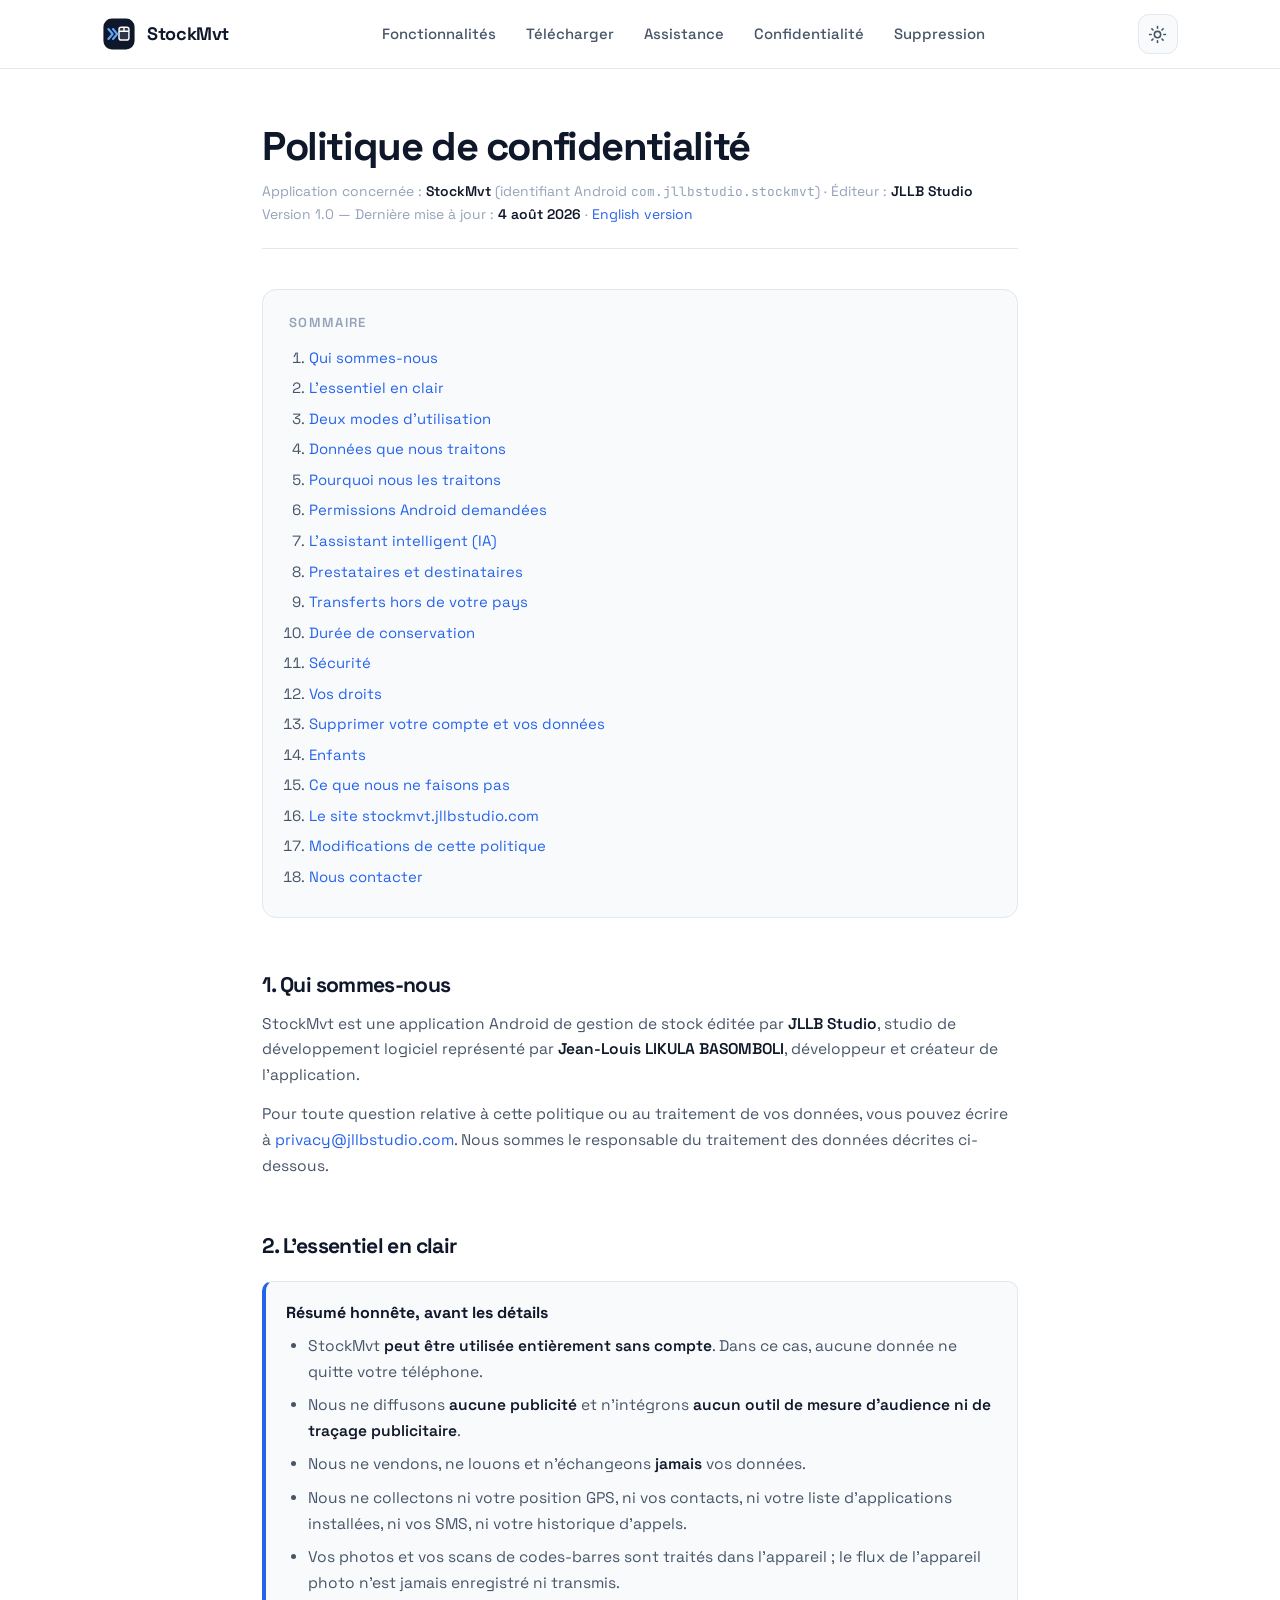
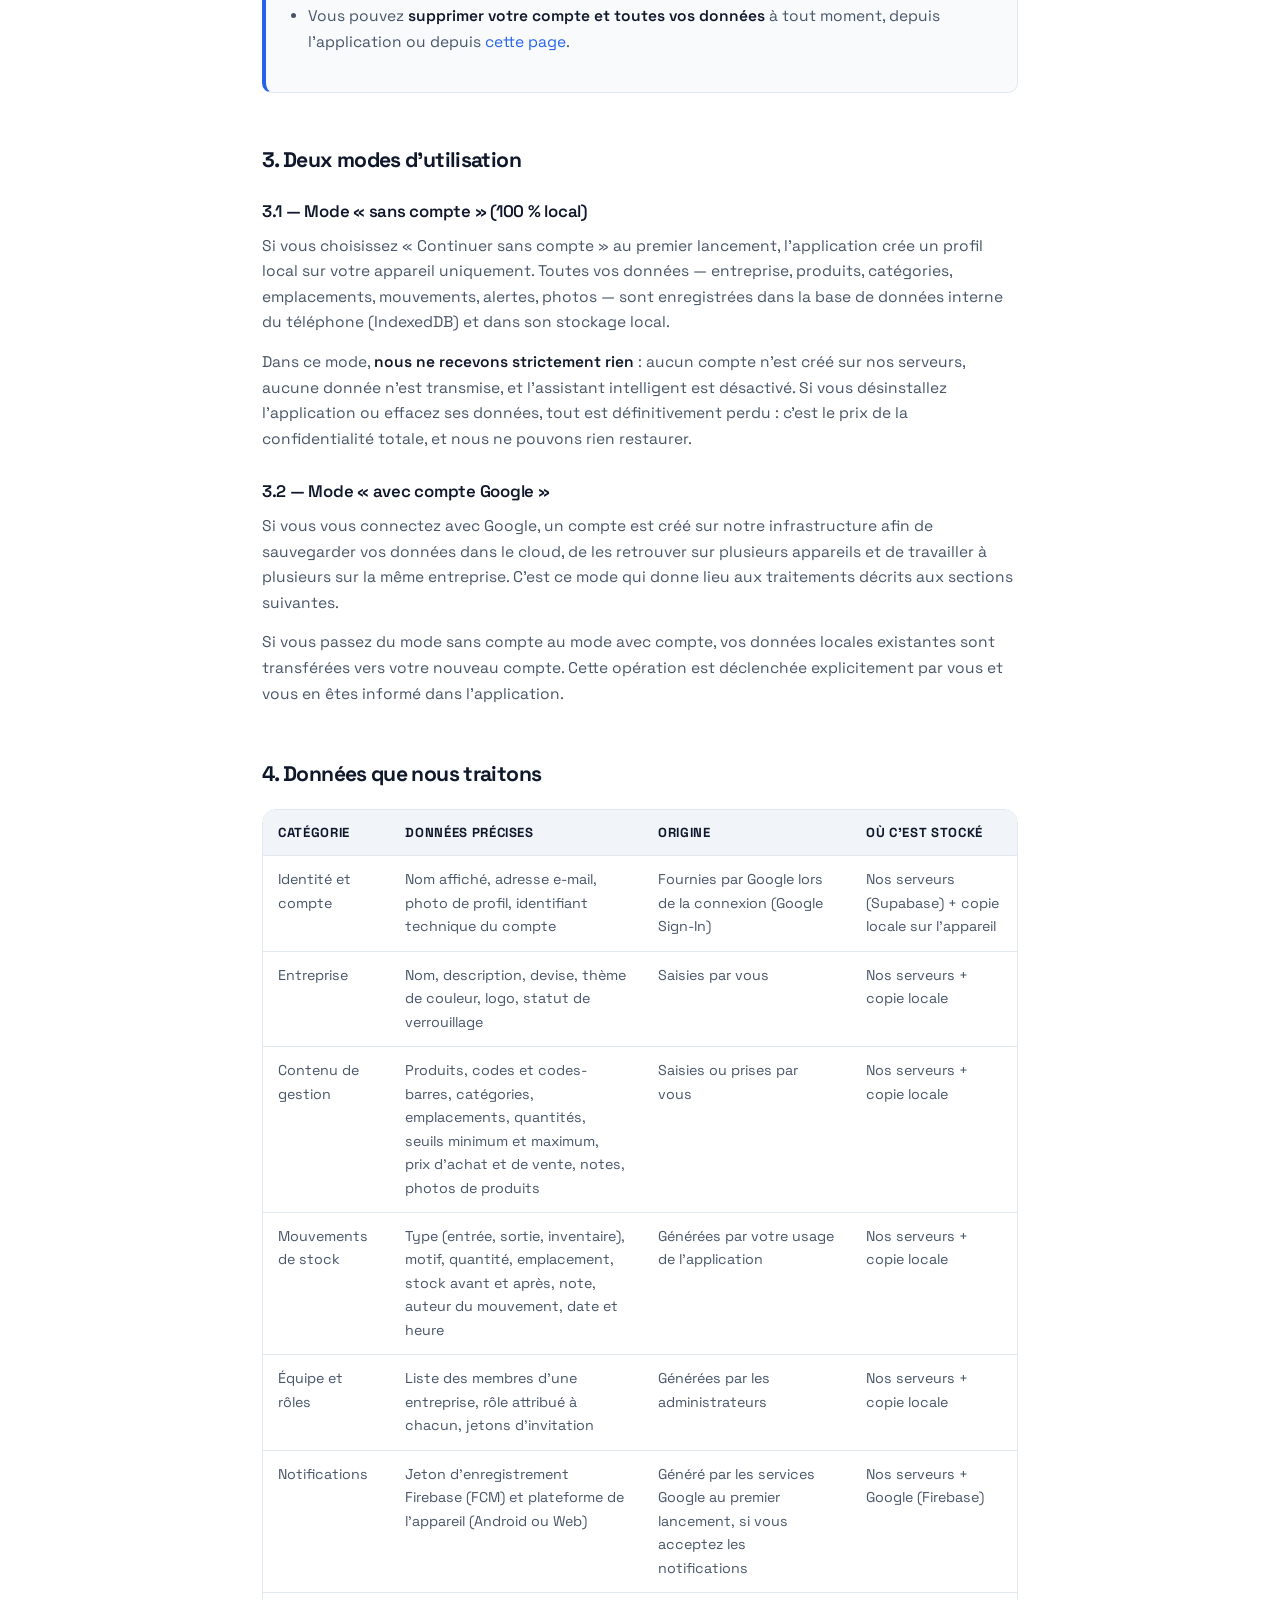
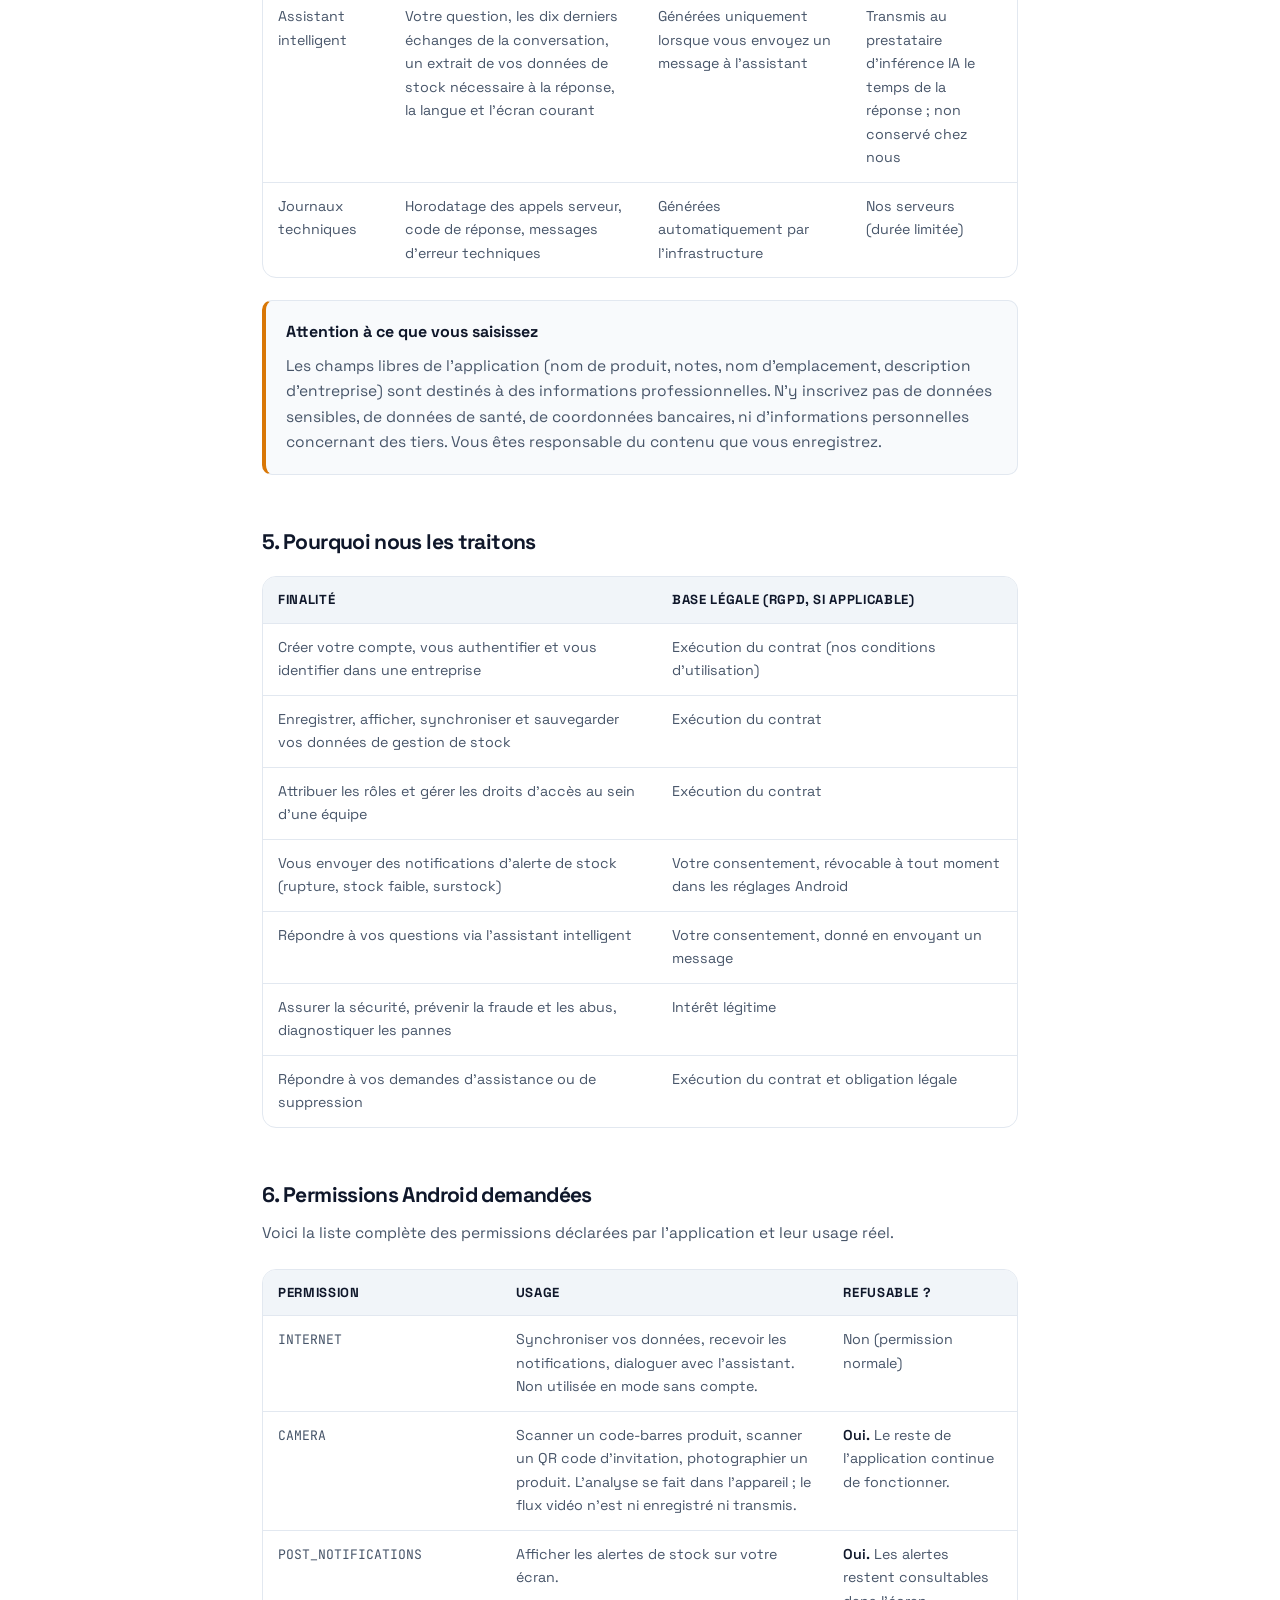
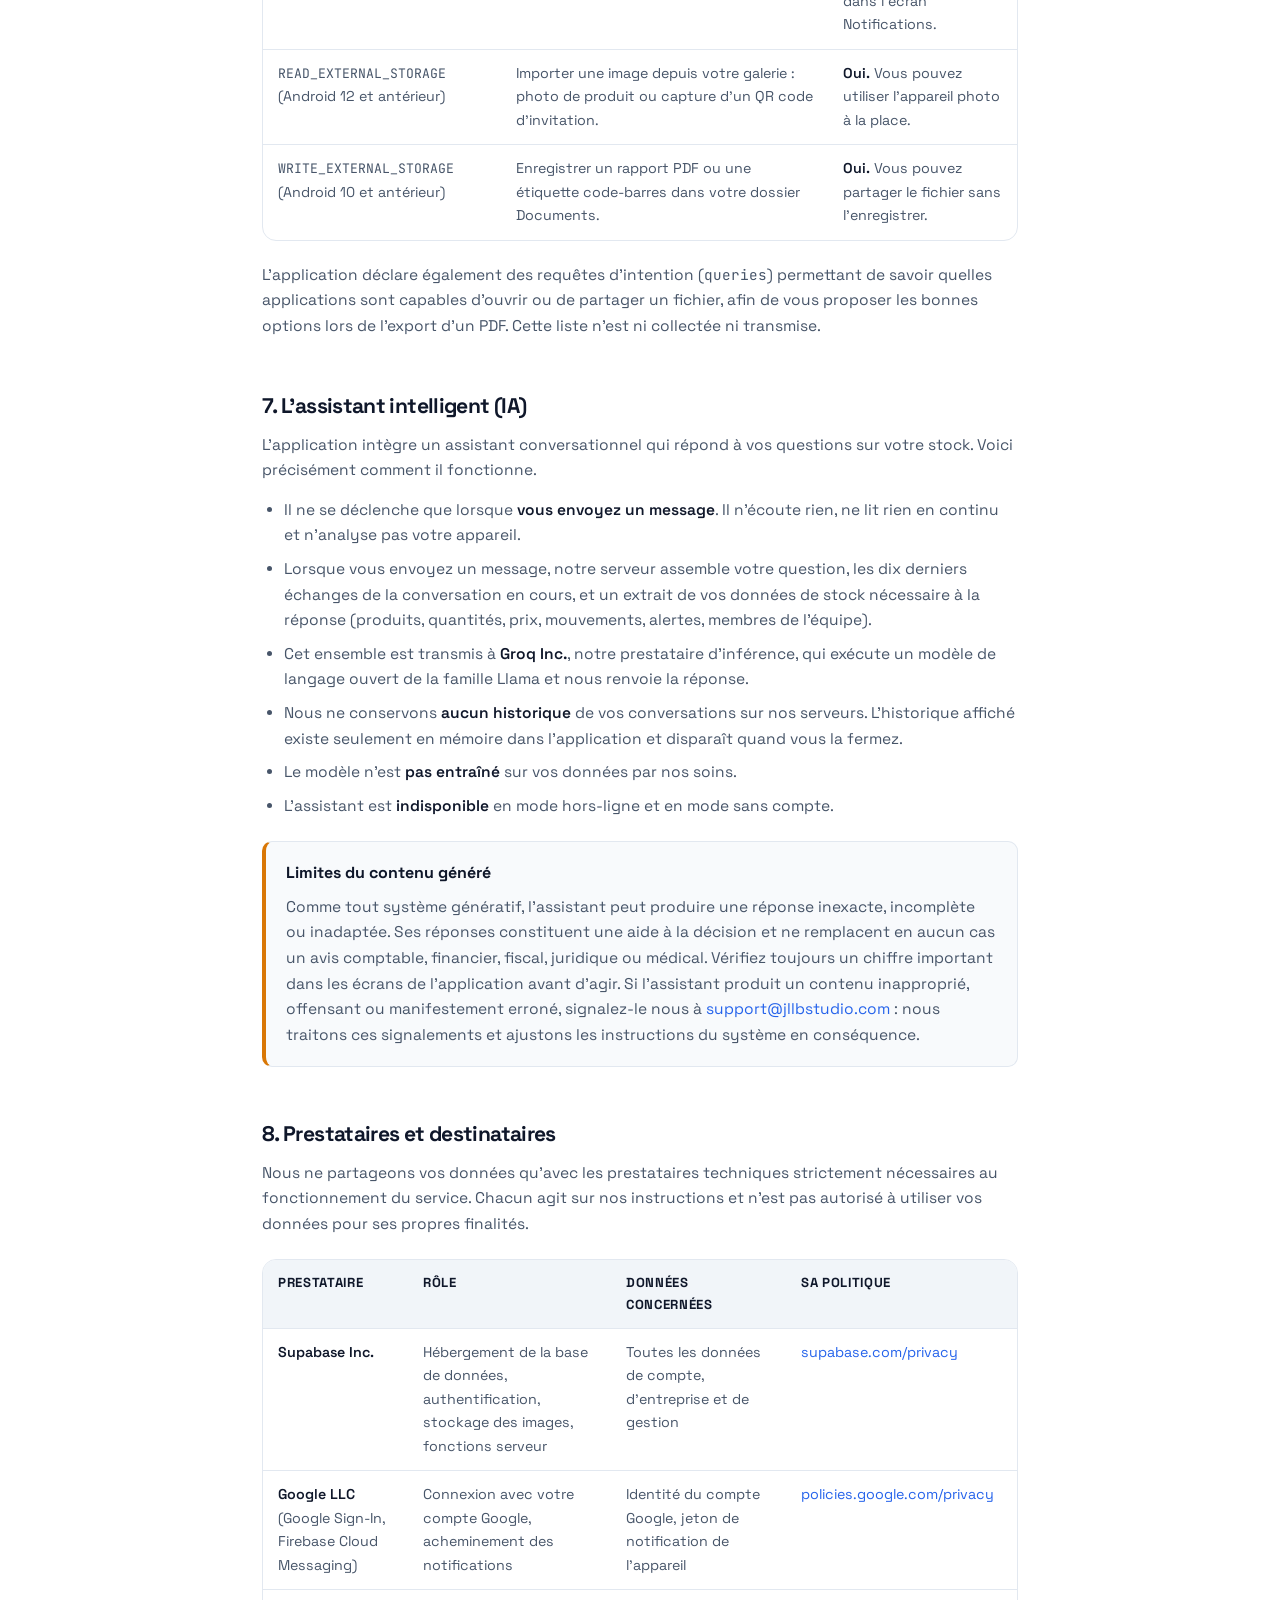
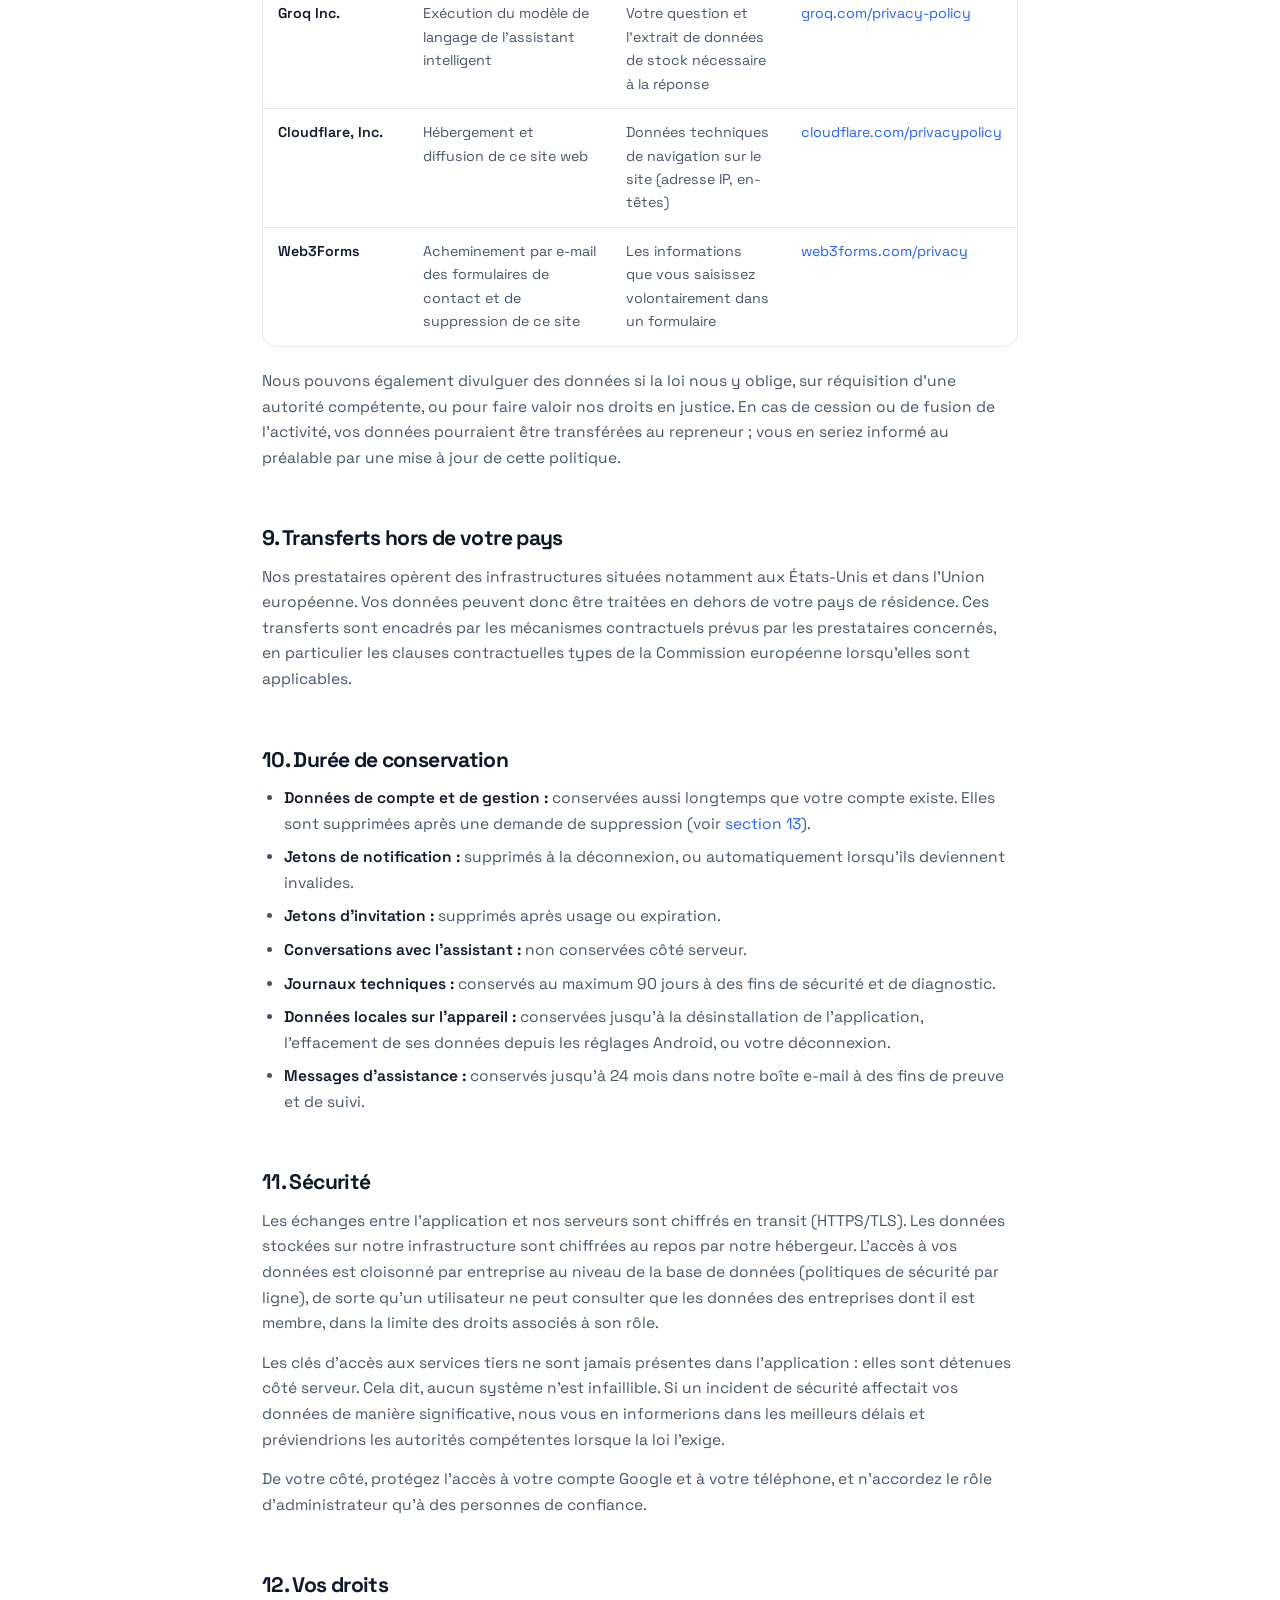
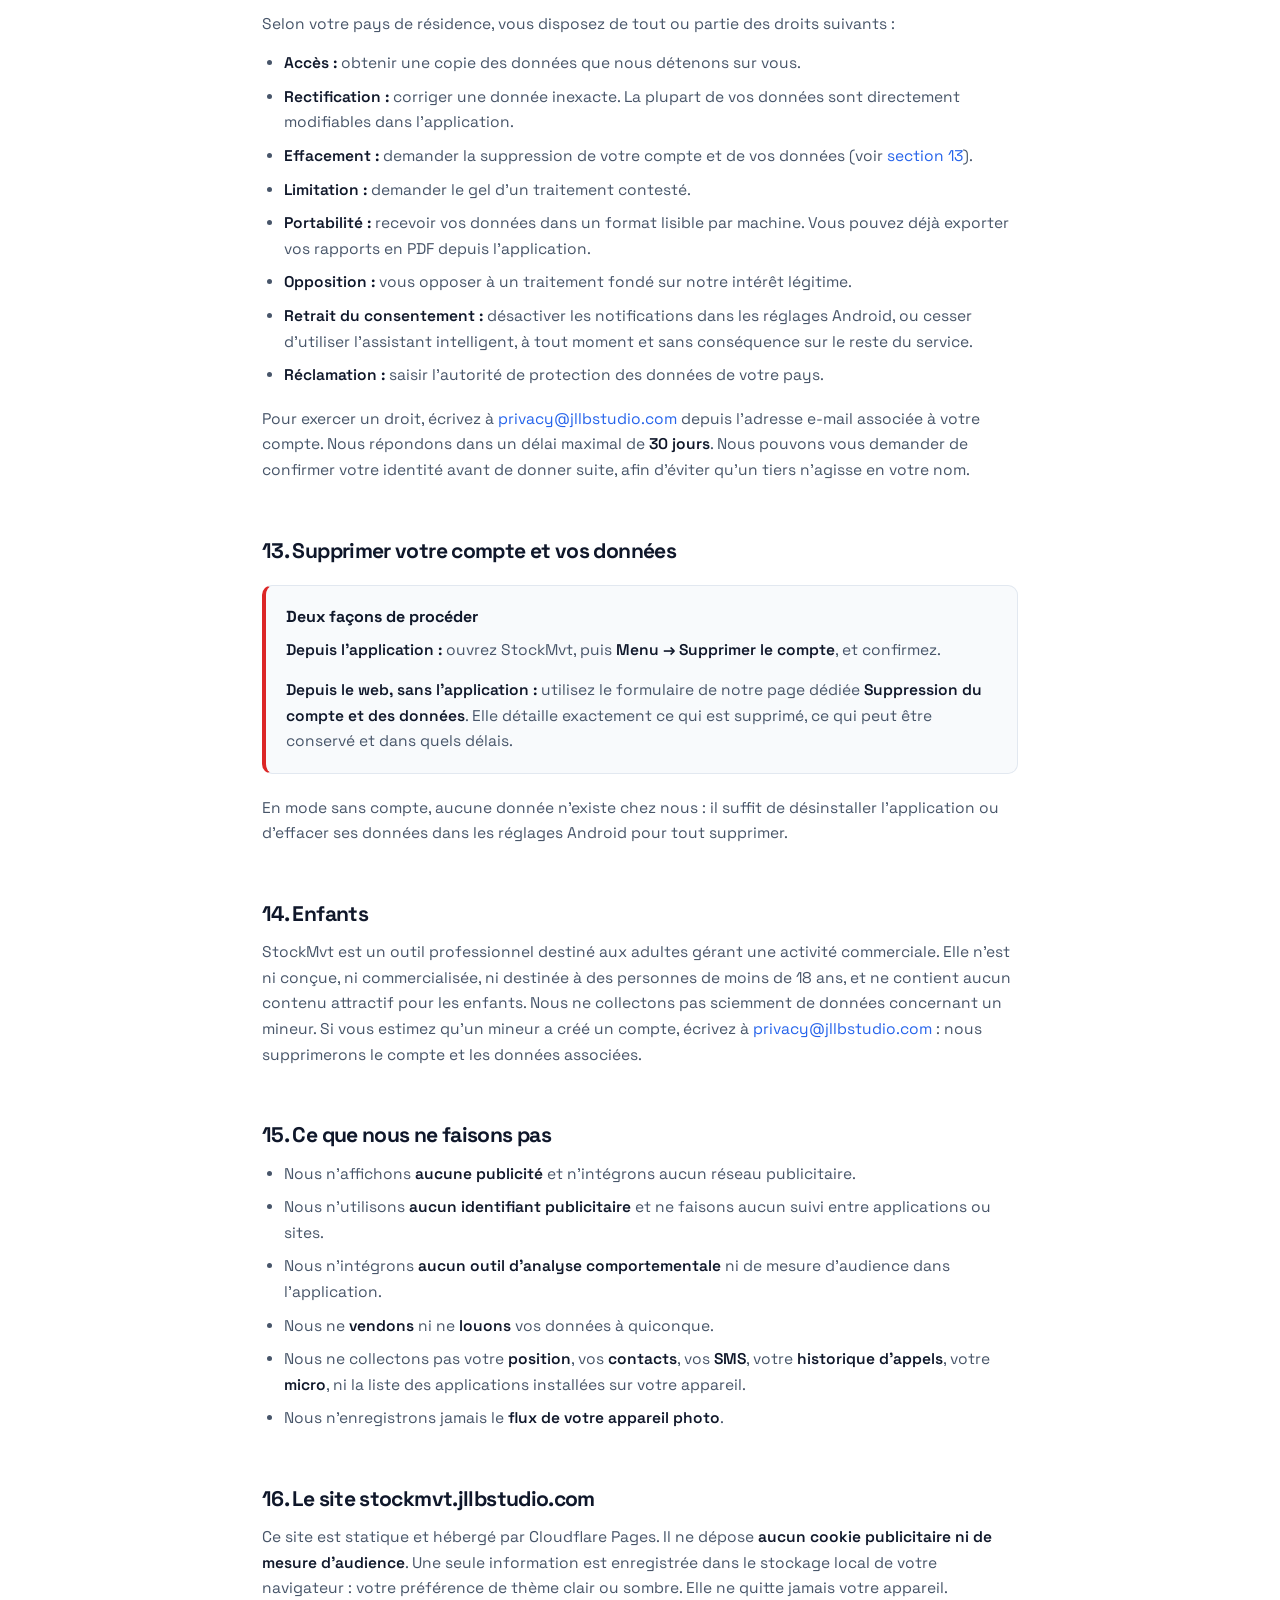
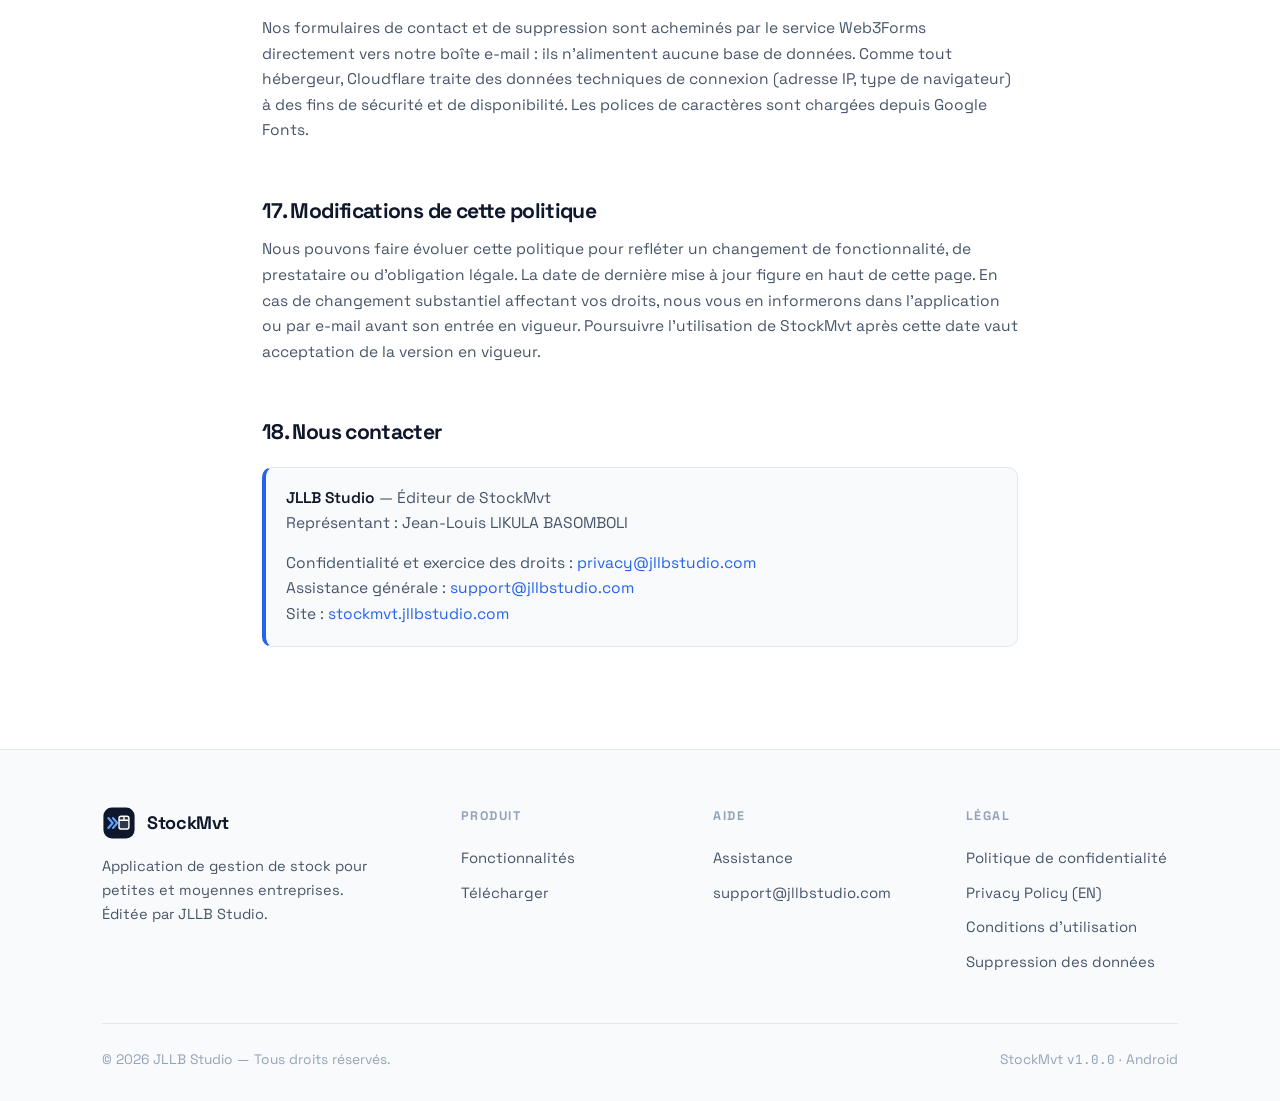
<file: confidentialite.html>
<!DOCTYPE html>
<html lang="fr">
<head>
<meta charset="UTF-8">
<meta name="viewport" content="width=device-width, initial-scale=1">
<meta name="theme-color" content="#FFFFFF">
<title>Politique de confidentialité — StockMvt</title>
<meta name="description" content="Politique de confidentialité de l'application Android StockMvt : données collectées, finalités, prestataires, conservation, droits et suppression.">
<link rel="canonical" href="https://stockmvt.jllbstudio.com/confidentialite">
<link rel="alternate" hreflang="en" href="https://stockmvt.jllbstudio.com/privacy">
<link rel="icon" href="/img/favicon.svg" type="image/svg+xml">
<link rel="preconnect" href="https://fonts.googleapis.com">
<link rel="preconnect" href="https://fonts.gstatic.com" crossorigin>
<link href="https://fonts.googleapis.com/css2?family=Space+Grotesk:wght@400;500;600;700&family=JetBrains+Mono:wght@400;500&display=swap" rel="stylesheet">
<link rel="stylesheet" href="/css/style.css">
</head>
<body>

<svg width="0" height="0" style="position:absolute" aria-hidden="true">
  <symbol id="logo-stockmvt" viewBox="0 0 96 96">
    <defs><linearGradient id="degLogo" x1="8" y1="2" x2="88" y2="94">
      <stop stop-color="#0F172A"/><stop offset="1" stop-color="#2563EB"/></linearGradient></defs>
    <rect x="4" y="4" width="88" height="88" rx="24" fill="url(#degLogo)"/>
    <rect x="48" y="29" width="28" height="36" rx="6" fill="#fff" fill-opacity=".14" stroke="#fff" stroke-width="4"/>
    <path d="M48 40h28M62 29v11" fill="none" stroke="#fff" stroke-width="4"/>
    <path d="m18 34 12 14-12 14M31 34l12 14-12 14" fill="none" stroke="#60A5FA" stroke-width="6" stroke-linecap="round" stroke-linejoin="round"/>
  </symbol>
</svg>

<header class="entete">
  <div class="conteneur entete-inner">
    <a href="/" class="marque"><svg><use href="#logo-stockmvt"/></svg> StockMvt</a>
    <nav class="nav" id="nav-principale">
      <a href="/#fonctionnalites">Fonctionnalités</a>
      <a href="/#telecharger">Télécharger</a>
      <a href="support">Assistance</a>
      <a href="confidentialite">Confidentialité</a>
      <a href="suppression-compte">Suppression</a>
    </nav>
    <div class="outils">
      <button class="btn-icone" id="btn-theme" type="button" aria-label="Changer de thème">
        <svg class="icone-soleil" viewBox="0 0 24 24"><circle cx="12" cy="12" r="4"/><path d="M12 2v2M12 20v2M4.93 4.93l1.41 1.41M17.66 17.66l1.41 1.41M2 12h2M20 12h2M6.34 17.66l-1.41 1.41M19.07 4.93l-1.41 1.41"/></svg>
        <svg class="icone-lune" viewBox="0 0 24 24"><path d="M12 3a6 6 0 0 0 9 9 9 9 0 1 1-9-9Z"/></svg>
      </button>
      <button class="btn-icone burger" id="btn-burger" type="button" aria-label="Menu">
        <svg viewBox="0 0 24 24"><line x1="4" y1="6" x2="20" y2="6"/><line x1="4" y1="12" x2="20" y2="12"/><line x1="4" y1="18" x2="20" y2="18"/></svg>
      </button>
    </div>
  </div>
</header>

<main class="legal">
<div class="conteneur legal-wrap">

<h1>Politique de confidentialité</h1>
<p class="maj">
  Application concernée : <strong>StockMvt</strong> (identifiant Android
  <code>com.jllbstudio.stockmvt</code>) · Éditeur : <strong>JLLB Studio</strong><br>
  Version 1.0 — Dernière mise à jour : <strong>4 août 2026</strong> ·
  <a href="privacy">English version</a>
</p>

<div class="sommaire">
  <strong>Sommaire</strong>
  <ol>
    <li><a href="#qui">Qui sommes-nous</a></li>
    <li><a href="#resume">L'essentiel en clair</a></li>
    <li><a href="#modes">Deux modes d'utilisation</a></li>
    <li><a href="#donnees">Données que nous traitons</a></li>
    <li><a href="#finalites">Pourquoi nous les traitons</a></li>
    <li><a href="#permissions">Permissions Android demandées</a></li>
    <li><a href="#assistant">L'assistant intelligent (IA)</a></li>
    <li><a href="#tiers">Prestataires et destinataires</a></li>
    <li><a href="#transferts">Transferts hors de votre pays</a></li>
    <li><a href="#duree">Durée de conservation</a></li>
    <li><a href="#securite">Sécurité</a></li>
    <li><a href="#droits">Vos droits</a></li>
    <li><a href="#suppression">Supprimer votre compte et vos données</a></li>
    <li><a href="#enfants">Enfants</a></li>
    <li><a href="#pas">Ce que nous ne faisons pas</a></li>
    <li><a href="#site">Le site stockmvt.jllbstudio.com</a></li>
    <li><a href="#modifs">Modifications de cette politique</a></li>
    <li><a href="#contact">Nous contacter</a></li>
  </ol>
</div>

<h2 id="qui">1. Qui sommes-nous</h2>
<p>
  StockMvt est une application Android de gestion de stock éditée par <strong>JLLB Studio</strong>,
  studio de développement logiciel représenté par <strong>Jean-Louis LIKULA BASOMBOLI</strong>,
  développeur et créateur de l'application.
</p>
<p>
  Pour toute question relative à cette politique ou au traitement de vos données, vous pouvez
  écrire à <a href="mailto:privacy@jllbstudio.com">privacy@jllbstudio.com</a>. Nous sommes le
  responsable du traitement des données décrites ci-dessous.
</p>

<h2 id="resume">2. L'essentiel en clair</h2>
<div class="encadre">
  <span class="titre-encadre">Résumé honnête, avant les détails</span>
  <ul>
    <li>StockMvt <strong>peut être utilisée entièrement sans compte</strong>. Dans ce cas, aucune donnée ne quitte votre téléphone.</li>
    <li>Nous ne diffusons <strong>aucune publicité</strong> et n'intégrons <strong>aucun outil de mesure d'audience ni de traçage publicitaire</strong>.</li>
    <li>Nous ne vendons, ne louons et n'échangeons <strong>jamais</strong> vos données.</li>
    <li>Nous ne collectons ni votre position GPS, ni vos contacts, ni votre liste d'applications installées, ni vos SMS, ni votre historique d'appels.</li>
    <li>Vos photos et vos scans de codes-barres sont traités dans l'appareil ; le flux de l'appareil photo n'est jamais enregistré ni transmis.</li>
    <li>Vous pouvez <strong>supprimer votre compte et toutes vos données</strong> à tout moment, depuis l'application ou depuis <a href="suppression-compte">cette page</a>.</li>
  </ul>
</div>

<h2 id="modes">3. Deux modes d'utilisation</h2>

<h3>3.1 — Mode « sans compte » (100 % local)</h3>
<p>
  Si vous choisissez « Continuer sans compte » au premier lancement, l'application crée un
  profil local sur votre appareil uniquement. Toutes vos données — entreprise, produits,
  catégories, emplacements, mouvements, alertes, photos — sont enregistrées dans la base de
  données interne du téléphone (IndexedDB) et dans son stockage local.
</p>
<p>
  Dans ce mode, <strong>nous ne recevons strictement rien</strong> : aucun compte n'est créé
  sur nos serveurs, aucune donnée n'est transmise, et l'assistant intelligent est désactivé.
  Si vous désinstallez l'application ou effacez ses données, tout est définitivement perdu :
  c'est le prix de la confidentialité totale, et nous ne pouvons rien restaurer.
</p>

<h3>3.2 — Mode « avec compte Google »</h3>
<p>
  Si vous vous connectez avec Google, un compte est créé sur notre infrastructure afin de
  sauvegarder vos données dans le cloud, de les retrouver sur plusieurs appareils et de
  travailler à plusieurs sur la même entreprise. C'est ce mode qui donne lieu aux traitements
  décrits aux sections suivantes.
</p>
<p>
  Si vous passez du mode sans compte au mode avec compte, vos données locales existantes sont
  transférées vers votre nouveau compte. Cette opération est déclenchée explicitement par vous
  et vous en êtes informé dans l'application.
</p>

<h2 id="donnees">4. Données que nous traitons</h2>

<div class="tableau-wrap">
<table>
<thead>
<tr><th>Catégorie</th><th>Données précises</th><th>Origine</th><th>Où c'est stocké</th></tr>
</thead>
<tbody>
<tr>
  <td>Identité et compte</td>
  <td>Nom affiché, adresse e-mail, photo de profil, identifiant technique du compte</td>
  <td>Fournies par Google lors de la connexion (Google Sign-In)</td>
  <td>Nos serveurs (Supabase) + copie locale sur l'appareil</td>
</tr>
<tr>
  <td>Entreprise</td>
  <td>Nom, description, devise, thème de couleur, logo, statut de verrouillage</td>
  <td>Saisies par vous</td>
  <td>Nos serveurs + copie locale</td>
</tr>
<tr>
  <td>Contenu de gestion</td>
  <td>Produits, codes et codes-barres, catégories, emplacements, quantités, seuils minimum et maximum, prix d'achat et de vente, notes, photos de produits</td>
  <td>Saisies ou prises par vous</td>
  <td>Nos serveurs + copie locale</td>
</tr>
<tr>
  <td>Mouvements de stock</td>
  <td>Type (entrée, sortie, inventaire), motif, quantité, emplacement, stock avant et après, note, auteur du mouvement, date et heure</td>
  <td>Générées par votre usage de l'application</td>
  <td>Nos serveurs + copie locale</td>
</tr>
<tr>
  <td>Équipe et rôles</td>
  <td>Liste des membres d'une entreprise, rôle attribué à chacun, jetons d'invitation</td>
  <td>Générées par les administrateurs</td>
  <td>Nos serveurs + copie locale</td>
</tr>
<tr>
  <td>Notifications</td>
  <td>Jeton d'enregistrement Firebase (FCM) et plateforme de l'appareil (Android ou Web)</td>
  <td>Généré par les services Google au premier lancement, si vous acceptez les notifications</td>
  <td>Nos serveurs + Google (Firebase)</td>
</tr>
<tr>
  <td>Assistant intelligent</td>
  <td>Votre question, les dix derniers échanges de la conversation, un extrait de vos données de stock nécessaire à la réponse, la langue et l'écran courant</td>
  <td>Générées uniquement lorsque vous envoyez un message à l'assistant</td>
  <td>Transmis au prestataire d'inférence IA le temps de la réponse ; non conservé chez nous</td>
</tr>
<tr>
  <td>Journaux techniques</td>
  <td>Horodatage des appels serveur, code de réponse, messages d'erreur techniques</td>
  <td>Générées automatiquement par l'infrastructure</td>
  <td>Nos serveurs (durée limitée)</td>
</tr>
</tbody>
</table>
</div>

<div class="encadre attention">
  <span class="titre-encadre">Attention à ce que vous saisissez</span>
  <p>
    Les champs libres de l'application (nom de produit, notes, nom d'emplacement, description
    d'entreprise) sont destinés à des informations professionnelles. N'y inscrivez pas de
    données sensibles, de données de santé, de coordonnées bancaires, ni d'informations
    personnelles concernant des tiers. Vous êtes responsable du contenu que vous enregistrez.
  </p>
</div>

<h2 id="finalites">5. Pourquoi nous les traitons</h2>
<div class="tableau-wrap">
<table>
<thead><tr><th>Finalité</th><th>Base légale (RGPD, si applicable)</th></tr></thead>
<tbody>
<tr><td>Créer votre compte, vous authentifier et vous identifier dans une entreprise</td><td>Exécution du contrat (nos conditions d'utilisation)</td></tr>
<tr><td>Enregistrer, afficher, synchroniser et sauvegarder vos données de gestion de stock</td><td>Exécution du contrat</td></tr>
<tr><td>Attribuer les rôles et gérer les droits d'accès au sein d'une équipe</td><td>Exécution du contrat</td></tr>
<tr><td>Vous envoyer des notifications d'alerte de stock (rupture, stock faible, surstock)</td><td>Votre consentement, révocable à tout moment dans les réglages Android</td></tr>
<tr><td>Répondre à vos questions via l'assistant intelligent</td><td>Votre consentement, donné en envoyant un message</td></tr>
<tr><td>Assurer la sécurité, prévenir la fraude et les abus, diagnostiquer les pannes</td><td>Intérêt légitime</td></tr>
<tr><td>Répondre à vos demandes d'assistance ou de suppression</td><td>Exécution du contrat et obligation légale</td></tr>
</tbody>
</table>
</div>

<h2 id="permissions">6. Permissions Android demandées</h2>
<p>Voici la liste complète des permissions déclarées par l'application et leur usage réel.</p>
<div class="tableau-wrap">
<table>
<thead><tr><th>Permission</th><th>Usage</th><th>Refusable ?</th></tr></thead>
<tbody>
<tr>
  <td><code>INTERNET</code></td>
  <td>Synchroniser vos données, recevoir les notifications, dialoguer avec l'assistant. Non utilisée en mode sans compte.</td>
  <td>Non (permission normale)</td>
</tr>
<tr>
  <td><code>CAMERA</code></td>
  <td>Scanner un code-barres produit, scanner un QR code d'invitation, photographier un produit. L'analyse se fait dans l'appareil ; le flux vidéo n'est ni enregistré ni transmis.</td>
  <td><strong>Oui.</strong> Le reste de l'application continue de fonctionner.</td>
</tr>
<tr>
  <td><code>POST_NOTIFICATIONS</code></td>
  <td>Afficher les alertes de stock sur votre écran.</td>
  <td><strong>Oui.</strong> Les alertes restent consultables dans l'écran Notifications.</td>
</tr>
<tr>
  <td><code>READ_EXTERNAL_STORAGE</code> (Android 12 et antérieur)</td>
  <td>Importer une image depuis votre galerie : photo de produit ou capture d'un QR code d'invitation.</td>
  <td><strong>Oui.</strong> Vous pouvez utiliser l'appareil photo à la place.</td>
</tr>
<tr>
  <td><code>WRITE_EXTERNAL_STORAGE</code> (Android 10 et antérieur)</td>
  <td>Enregistrer un rapport PDF ou une étiquette code-barres dans votre dossier Documents.</td>
  <td><strong>Oui.</strong> Vous pouvez partager le fichier sans l'enregistrer.</td>
</tr>
</tbody>
</table>
</div>
<p>
  L'application déclare également des requêtes d'intention (<code>queries</code>) permettant
  de savoir quelles applications sont capables d'ouvrir ou de partager un fichier, afin de
  vous proposer les bonnes options lors de l'export d'un PDF. Cette liste n'est ni collectée
  ni transmise.
</p>

<h2 id="assistant">7. L'assistant intelligent (IA)</h2>
<p>
  L'application intègre un assistant conversationnel qui répond à vos questions sur votre
  stock. Voici précisément comment il fonctionne.
</p>
<ul>
  <li>Il ne se déclenche que lorsque <strong>vous envoyez un message</strong>. Il n'écoute rien, ne lit rien en continu et n'analyse pas votre appareil.</li>
  <li>Lorsque vous envoyez un message, notre serveur assemble votre question, les dix derniers échanges de la conversation en cours, et un extrait de vos données de stock nécessaire à la réponse (produits, quantités, prix, mouvements, alertes, membres de l'équipe).</li>
  <li>Cet ensemble est transmis à <strong>Groq Inc.</strong>, notre prestataire d'inférence, qui exécute un modèle de langage ouvert de la famille Llama et nous renvoie la réponse.</li>
  <li>Nous ne conservons <strong>aucun historique</strong> de vos conversations sur nos serveurs. L'historique affiché existe seulement en mémoire dans l'application et disparaît quand vous la fermez.</li>
  <li>Le modèle n'est <strong>pas entraîné</strong> sur vos données par nos soins.</li>
  <li>L'assistant est <strong>indisponible</strong> en mode hors-ligne et en mode sans compte.</li>
</ul>
<div class="encadre attention">
  <span class="titre-encadre">Limites du contenu généré</span>
  <p>
    Comme tout système génératif, l'assistant peut produire une réponse inexacte, incomplète
    ou inadaptée. Ses réponses constituent une aide à la décision et ne remplacent en aucun
    cas un avis comptable, financier, fiscal, juridique ou médical. Vérifiez toujours un
    chiffre important dans les écrans de l'application avant d'agir. Si l'assistant produit
    un contenu inapproprié, offensant ou manifestement erroné, signalez-le nous à
    <a href="mailto:support@jllbstudio.com">support@jllbstudio.com</a> : nous traitons ces
    signalements et ajustons les instructions du système en conséquence.
  </p>
</div>

<h2 id="tiers">8. Prestataires et destinataires</h2>
<p>
  Nous ne partageons vos données qu'avec les prestataires techniques strictement nécessaires
  au fonctionnement du service. Chacun agit sur nos instructions et n'est pas autorisé à
  utiliser vos données pour ses propres finalités.
</p>
<div class="tableau-wrap">
<table>
<thead><tr><th>Prestataire</th><th>Rôle</th><th>Données concernées</th><th>Sa politique</th></tr></thead>
<tbody>
<tr>
  <td><strong>Supabase Inc.</strong></td>
  <td>Hébergement de la base de données, authentification, stockage des images, fonctions serveur</td>
  <td>Toutes les données de compte, d'entreprise et de gestion</td>
  <td><a href="https://supabase.com/privacy" target="_blank" rel="noopener">supabase.com/privacy</a></td>
</tr>
<tr>
  <td><strong>Google LLC</strong> (Google Sign-In, Firebase Cloud Messaging)</td>
  <td>Connexion avec votre compte Google, acheminement des notifications</td>
  <td>Identité du compte Google, jeton de notification de l'appareil</td>
  <td><a href="https://policies.google.com/privacy" target="_blank" rel="noopener">policies.google.com/privacy</a></td>
</tr>
<tr>
  <td><strong>Groq Inc.</strong></td>
  <td>Exécution du modèle de langage de l'assistant intelligent</td>
  <td>Votre question et l'extrait de données de stock nécessaire à la réponse</td>
  <td><a href="https://groq.com/privacy-policy/" target="_blank" rel="noopener">groq.com/privacy-policy</a></td>
</tr>
<tr>
  <td><strong>Cloudflare, Inc.</strong></td>
  <td>Hébergement et diffusion de ce site web</td>
  <td>Données techniques de navigation sur le site (adresse IP, en-têtes)</td>
  <td><a href="https://www.cloudflare.com/privacypolicy/" target="_blank" rel="noopener">cloudflare.com/privacypolicy</a></td>
</tr>
<tr>
  <td><strong>Web3Forms</strong></td>
  <td>Acheminement par e-mail des formulaires de contact et de suppression de ce site</td>
  <td>Les informations que vous saisissez volontairement dans un formulaire</td>
  <td><a href="https://web3forms.com/privacy" target="_blank" rel="noopener">web3forms.com/privacy</a></td>
</tr>
</tbody>
</table>
</div>
<p>
  Nous pouvons également divulguer des données si la loi nous y oblige, sur réquisition d'une
  autorité compétente, ou pour faire valoir nos droits en justice. En cas de cession ou de
  fusion de l'activité, vos données pourraient être transférées au repreneur ; vous en seriez
  informé au préalable par une mise à jour de cette politique.
</p>

<h2 id="transferts">9. Transferts hors de votre pays</h2>
<p>
  Nos prestataires opèrent des infrastructures situées notamment aux États-Unis et dans
  l'Union européenne. Vos données peuvent donc être traitées en dehors de votre pays de
  résidence. Ces transferts sont encadrés par les mécanismes contractuels prévus par les
  prestataires concernés, en particulier les clauses contractuelles types de la Commission
  européenne lorsqu'elles sont applicables.
</p>

<h2 id="duree">10. Durée de conservation</h2>
<ul>
  <li><strong>Données de compte et de gestion :</strong> conservées aussi longtemps que votre compte existe. Elles sont supprimées après une demande de suppression (voir <a href="#suppression">section 13</a>).</li>
  <li><strong>Jetons de notification :</strong> supprimés à la déconnexion, ou automatiquement lorsqu'ils deviennent invalides.</li>
  <li><strong>Jetons d'invitation :</strong> supprimés après usage ou expiration.</li>
  <li><strong>Conversations avec l'assistant :</strong> non conservées côté serveur.</li>
  <li><strong>Journaux techniques :</strong> conservés au maximum 90 jours à des fins de sécurité et de diagnostic.</li>
  <li><strong>Données locales sur l'appareil :</strong> conservées jusqu'à la désinstallation de l'application, l'effacement de ses données depuis les réglages Android, ou votre déconnexion.</li>
  <li><strong>Messages d'assistance :</strong> conservés jusqu'à 24 mois dans notre boîte e-mail à des fins de preuve et de suivi.</li>
</ul>

<h2 id="securite">11. Sécurité</h2>
<p>
  Les échanges entre l'application et nos serveurs sont chiffrés en transit (HTTPS/TLS). Les
  données stockées sur notre infrastructure sont chiffrées au repos par notre hébergeur.
  L'accès à vos données est cloisonné par entreprise au niveau de la base de données
  (politiques de sécurité par ligne), de sorte qu'un utilisateur ne peut consulter que les
  données des entreprises dont il est membre, dans la limite des droits associés à son rôle.
</p>
<p>
  Les clés d'accès aux services tiers ne sont jamais présentes dans l'application : elles sont
  détenues côté serveur. Cela dit, aucun système n'est infaillible. Si un incident de sécurité
  affectait vos données de manière significative, nous vous en informerions dans les meilleurs
  délais et préviendrions les autorités compétentes lorsque la loi l'exige.
</p>
<p>
  De votre côté, protégez l'accès à votre compte Google et à votre téléphone, et n'accordez le
  rôle d'administrateur qu'à des personnes de confiance.
</p>

<h2 id="droits">12. Vos droits</h2>
<p>Selon votre pays de résidence, vous disposez de tout ou partie des droits suivants :</p>
<ul>
  <li><strong>Accès :</strong> obtenir une copie des données que nous détenons sur vous.</li>
  <li><strong>Rectification :</strong> corriger une donnée inexacte. La plupart de vos données sont directement modifiables dans l'application.</li>
  <li><strong>Effacement :</strong> demander la suppression de votre compte et de vos données (voir <a href="#suppression">section 13</a>).</li>
  <li><strong>Limitation :</strong> demander le gel d'un traitement contesté.</li>
  <li><strong>Portabilité :</strong> recevoir vos données dans un format lisible par machine. Vous pouvez déjà exporter vos rapports en PDF depuis l'application.</li>
  <li><strong>Opposition :</strong> vous opposer à un traitement fondé sur notre intérêt légitime.</li>
  <li><strong>Retrait du consentement :</strong> désactiver les notifications dans les réglages Android, ou cesser d'utiliser l'assistant intelligent, à tout moment et sans conséquence sur le reste du service.</li>
  <li><strong>Réclamation :</strong> saisir l'autorité de protection des données de votre pays.</li>
</ul>
<p>
  Pour exercer un droit, écrivez à <a href="mailto:privacy@jllbstudio.com">privacy@jllbstudio.com</a>
  depuis l'adresse e-mail associée à votre compte. Nous répondons dans un délai maximal de
  <strong>30 jours</strong>. Nous pouvons vous demander de confirmer votre identité avant de
  donner suite, afin d'éviter qu'un tiers n'agisse en votre nom.
</p>

<h2 id="suppression">13. Supprimer votre compte et vos données</h2>
<div class="encadre important">
  <span class="titre-encadre">Deux façons de procéder</span>
  <p>
    <strong>Depuis l'application :</strong> ouvrez StockMvt, puis
    <strong>Menu → Supprimer le compte</strong>, et confirmez.
  </p>
  <p>
    <strong>Depuis le web, sans l'application :</strong> utilisez le formulaire de notre page
    dédiée <a href="suppression-compte"><strong>Suppression du compte et des données</strong></a>.
    Elle détaille exactement ce qui est supprimé, ce qui peut être conservé et dans quels délais.
  </p>
</div>
<p>
  En mode sans compte, aucune donnée n'existe chez nous : il suffit de désinstaller
  l'application ou d'effacer ses données dans les réglages Android pour tout supprimer.
</p>

<h2 id="enfants">14. Enfants</h2>
<p>
  StockMvt est un outil professionnel destiné aux adultes gérant une activité commerciale.
  Elle n'est ni conçue, ni commercialisée, ni destinée à des personnes de moins de 18 ans, et
  ne contient aucun contenu attractif pour les enfants. Nous ne collectons pas sciemment de
  données concernant un mineur. Si vous estimez qu'un mineur a créé un compte, écrivez à
  <a href="mailto:privacy@jllbstudio.com">privacy@jllbstudio.com</a> : nous supprimerons le
  compte et les données associées.
</p>

<h2 id="pas">15. Ce que nous ne faisons pas</h2>
<ul>
  <li>Nous n'affichons <strong>aucune publicité</strong> et n'intégrons aucun réseau publicitaire.</li>
  <li>Nous n'utilisons <strong>aucun identifiant publicitaire</strong> et ne faisons aucun suivi entre applications ou sites.</li>
  <li>Nous n'intégrons <strong>aucun outil d'analyse comportementale</strong> ni de mesure d'audience dans l'application.</li>
  <li>Nous ne <strong>vendons</strong> ni ne <strong>louons</strong> vos données à quiconque.</li>
  <li>Nous ne collectons pas votre <strong>position</strong>, vos <strong>contacts</strong>, vos <strong>SMS</strong>, votre <strong>historique d'appels</strong>, votre <strong>micro</strong>, ni la liste des applications installées sur votre appareil.</li>
  <li>Nous n'enregistrons jamais le <strong>flux de votre appareil photo</strong>.</li>
</ul>

<h2 id="site">16. Le site stockmvt.jllbstudio.com</h2>
<p>
  Ce site est statique et hébergé par Cloudflare Pages. Il ne dépose <strong>aucun cookie
  publicitaire ni de mesure d'audience</strong>. Une seule information est enregistrée dans le
  stockage local de votre navigateur : votre préférence de thème clair ou sombre. Elle ne
  quitte jamais votre appareil.
</p>
<p>
  Nos formulaires de contact et de suppression sont acheminés par le service Web3Forms
  directement vers notre boîte e-mail : ils n'alimentent aucune base de données. Comme tout
  hébergeur, Cloudflare traite des données techniques de connexion (adresse IP, type de
  navigateur) à des fins de sécurité et de disponibilité. Les polices de caractères sont
  chargées depuis Google Fonts.
</p>

<h2 id="modifs">17. Modifications de cette politique</h2>
<p>
  Nous pouvons faire évoluer cette politique pour refléter un changement de fonctionnalité,
  de prestataire ou d'obligation légale. La date de dernière mise à jour figure en haut de
  cette page. En cas de changement substantiel affectant vos droits, nous vous en informerons
  dans l'application ou par e-mail avant son entrée en vigueur. Poursuivre l'utilisation de
  StockMvt après cette date vaut acceptation de la version en vigueur.
</p>

<h2 id="contact">18. Nous contacter</h2>
<div class="encadre">
  <p><strong>JLLB Studio</strong> — Éditeur de StockMvt<br>
  Représentant : Jean-Louis LIKULA BASOMBOLI</p>
  <p>
    Confidentialité et exercice des droits :
    <a href="mailto:privacy@jllbstudio.com">privacy@jllbstudio.com</a><br>
    Assistance générale :
    <a href="mailto:support@jllbstudio.com">support@jllbstudio.com</a><br>
    Site : <a href="https://stockmvt.jllbstudio.com">stockmvt.jllbstudio.com</a>
  </p>
</div>

</div>
</main>

<footer class="pied">
  <div class="conteneur">
    <div class="pied-grille">
      <div class="pied-marque">
        <a href="/" class="marque"><svg><use href="#logo-stockmvt"/></svg> StockMvt</a>
        <p>Application de gestion de stock pour petites et moyennes entreprises. Éditée par JLLB Studio.</p>
      </div>
      <div class="pied-col"><strong>Produit</strong>
        <a href="/#fonctionnalites">Fonctionnalités</a>
        <a href="/#telecharger">Télécharger</a>
      </div>
      <div class="pied-col"><strong>Aide</strong>
        <a href="support">Assistance</a>
        <a href="mailto:support@jllbstudio.com">support@jllbstudio.com</a>
      </div>
      <div class="pied-col"><strong>Légal</strong>
        <a href="confidentialite">Politique de confidentialité</a>
        <a href="privacy">Privacy Policy (EN)</a>
        <a href="conditions">Conditions d'utilisation</a>
        <a href="suppression-compte">Suppression des données</a>
      </div>
    </div>
    <div class="pied-bas">
      <span>© <span class="js-annee">2026</span> JLLB Studio — Tous droits réservés.</span>
      <span>StockMvt <span class="mono">v1.0.0</span> · Android</span>
    </div>
  </div>
</footer>

<script src="/js/main.js"></script>
</body>
</html>
</file>
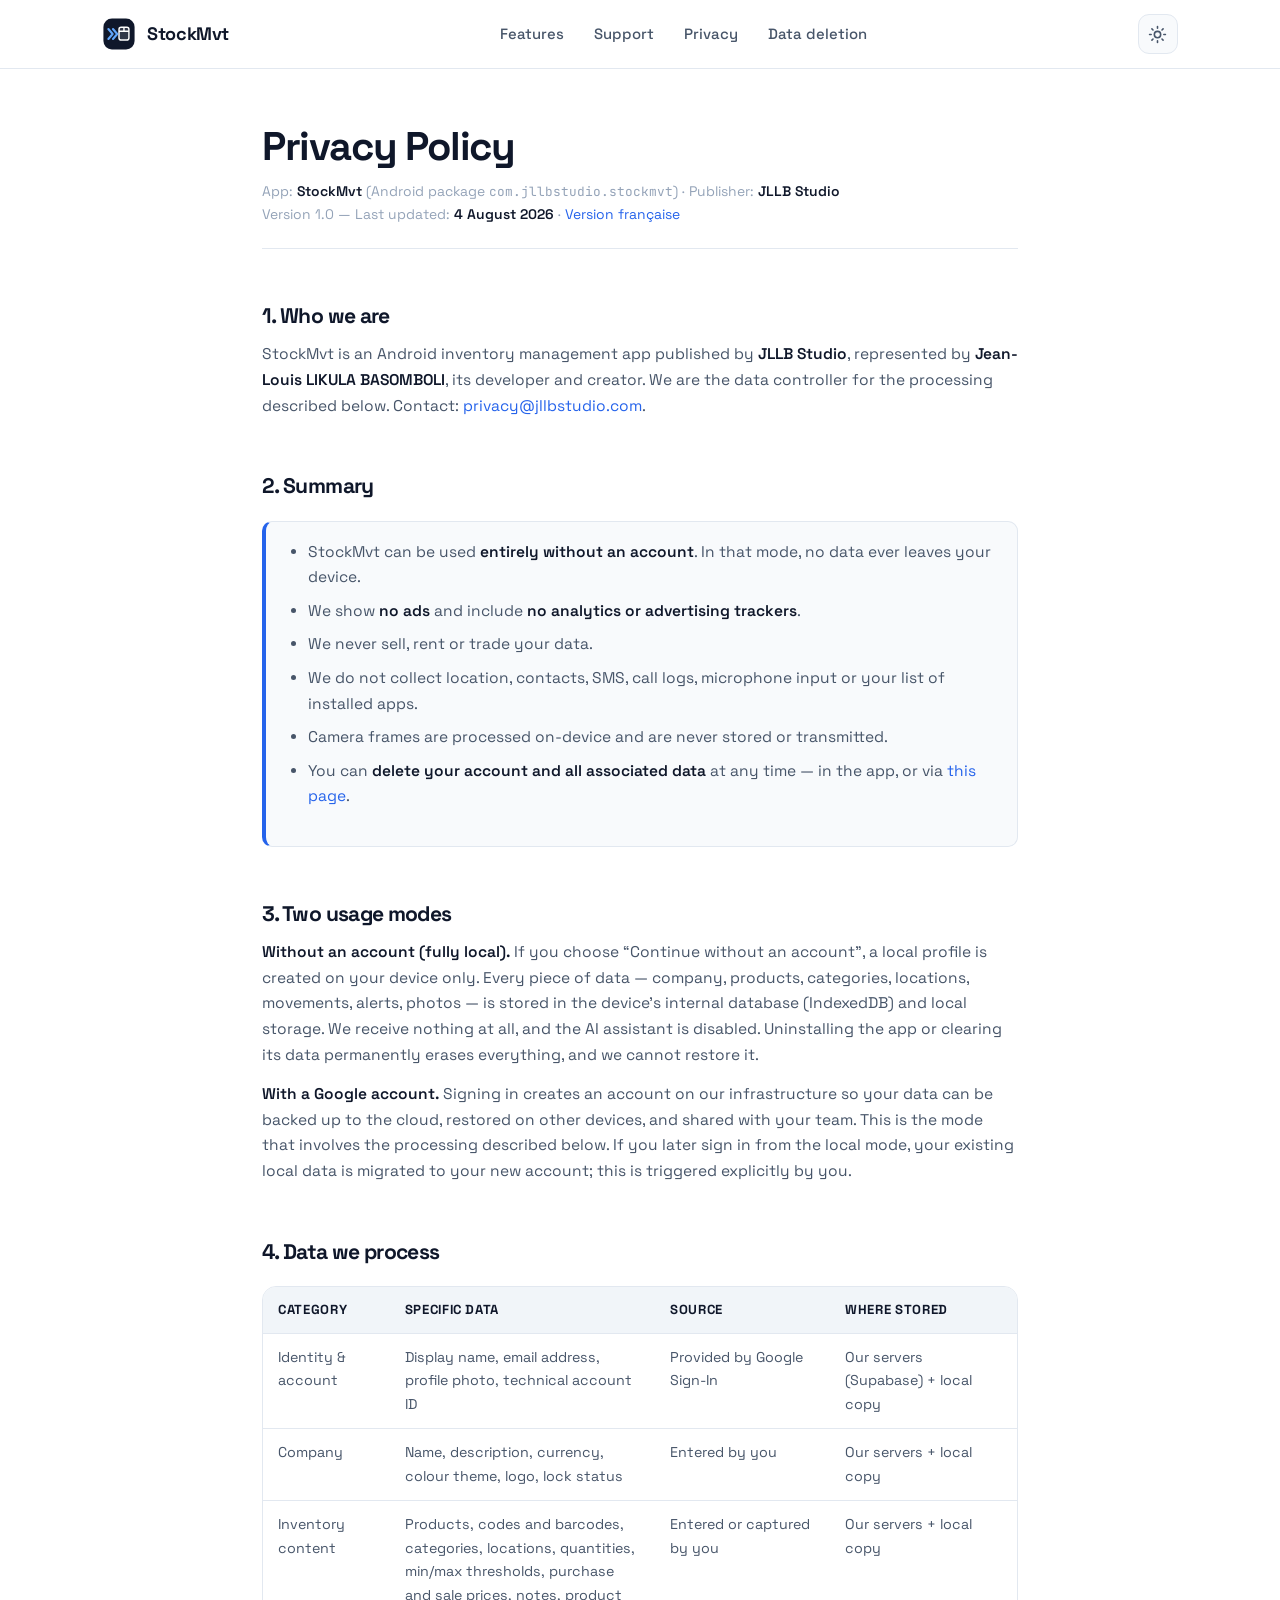
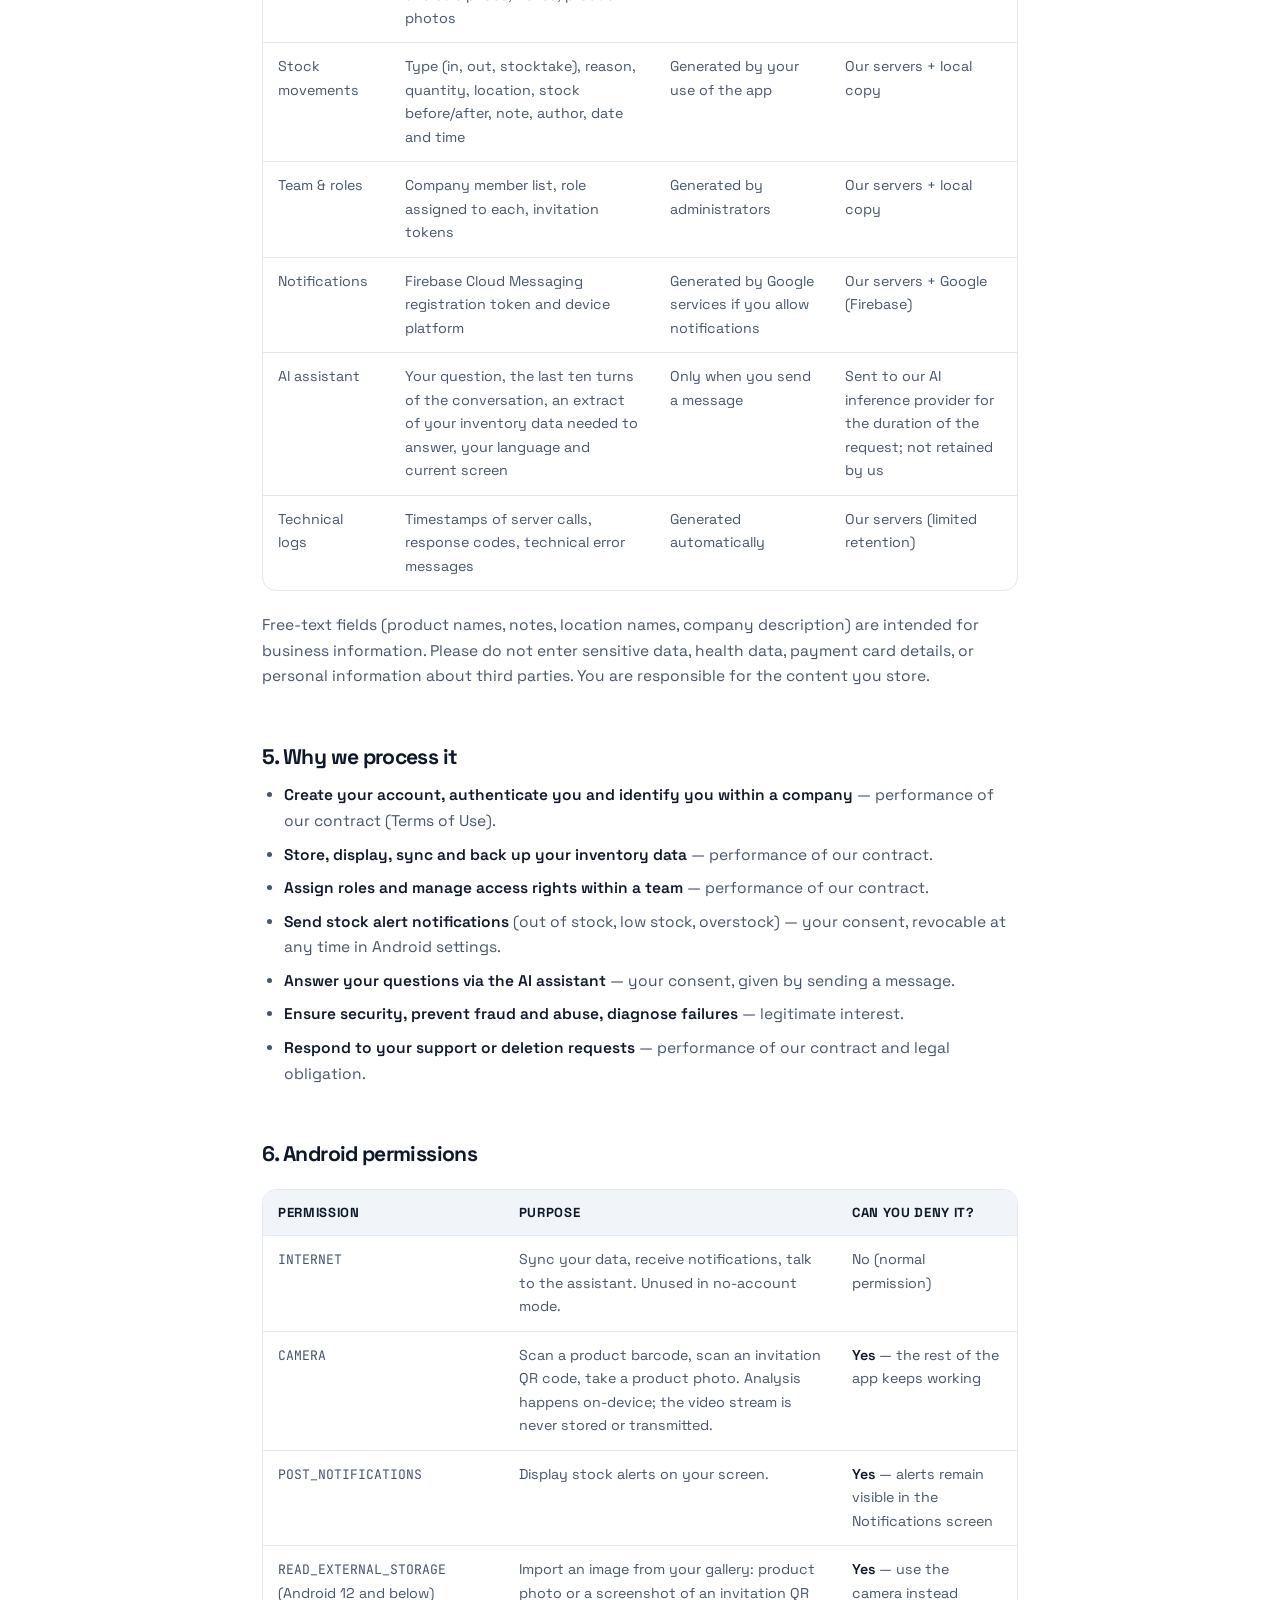
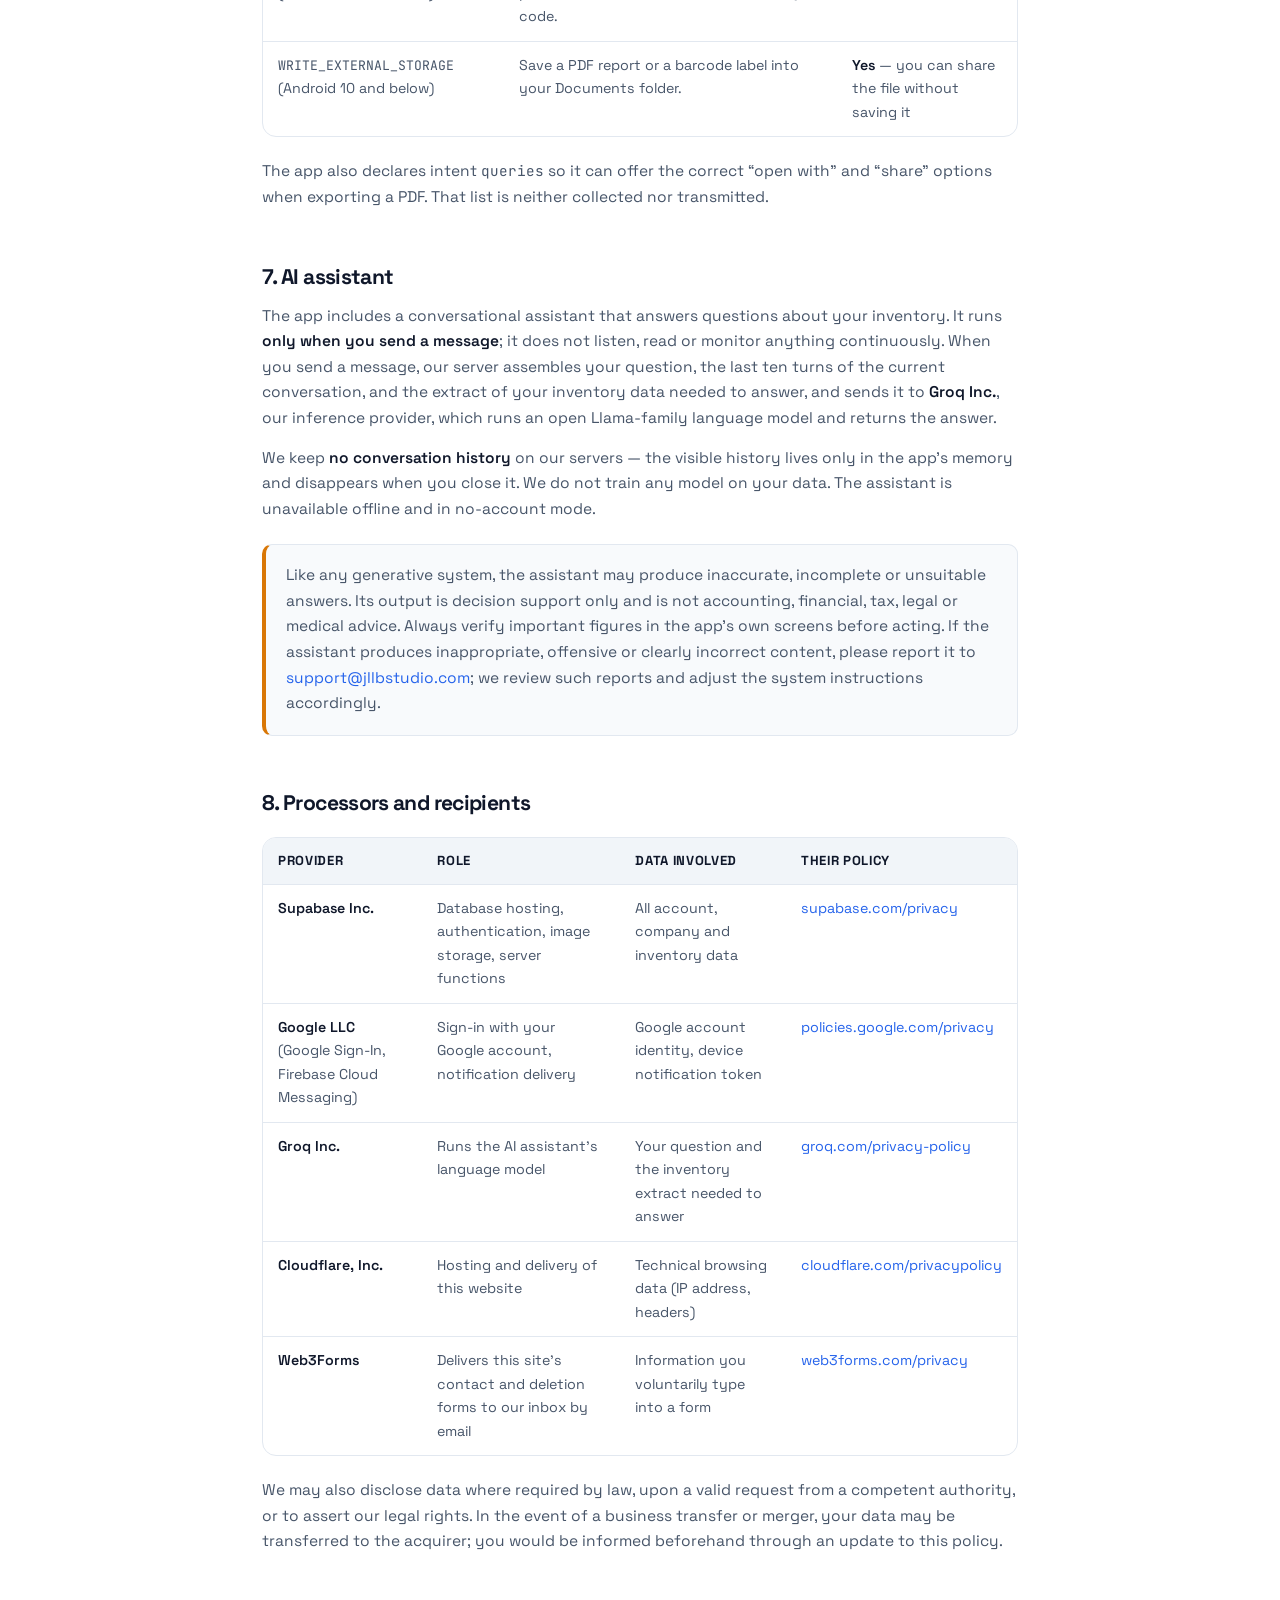
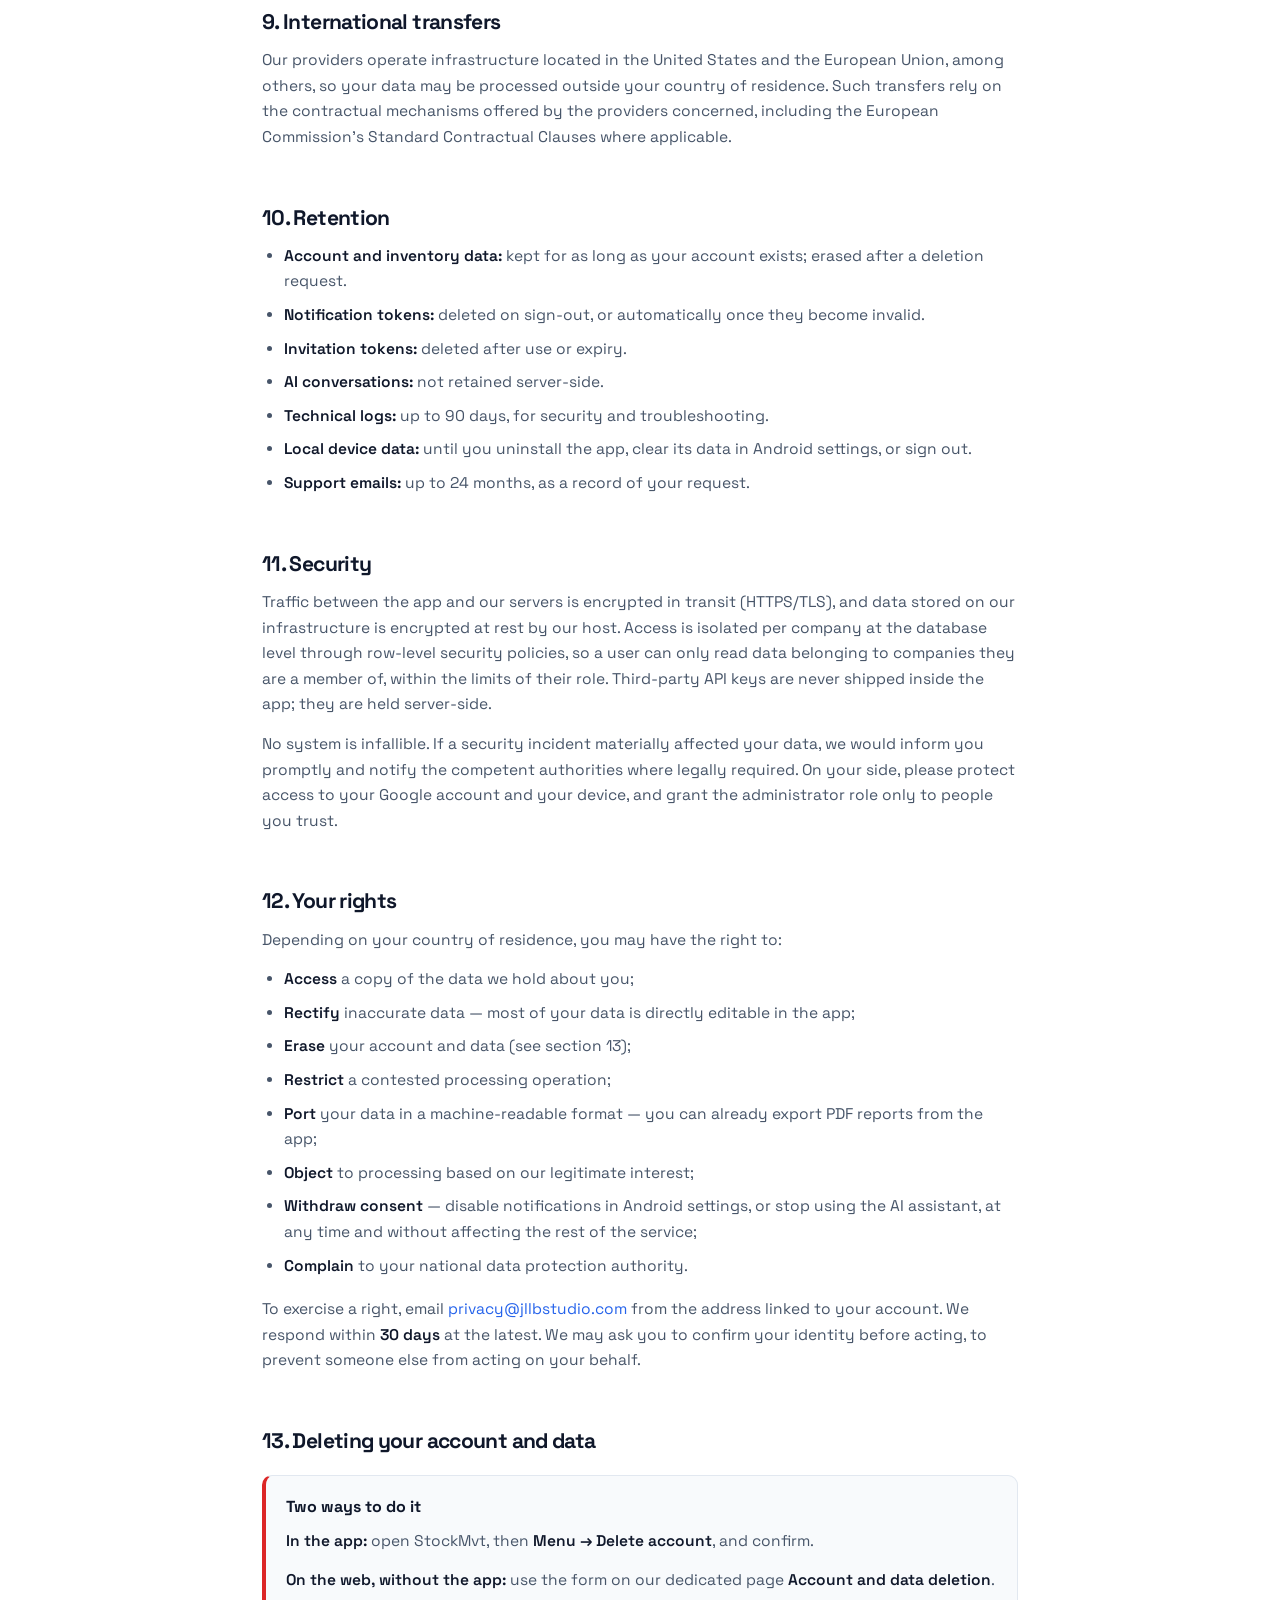
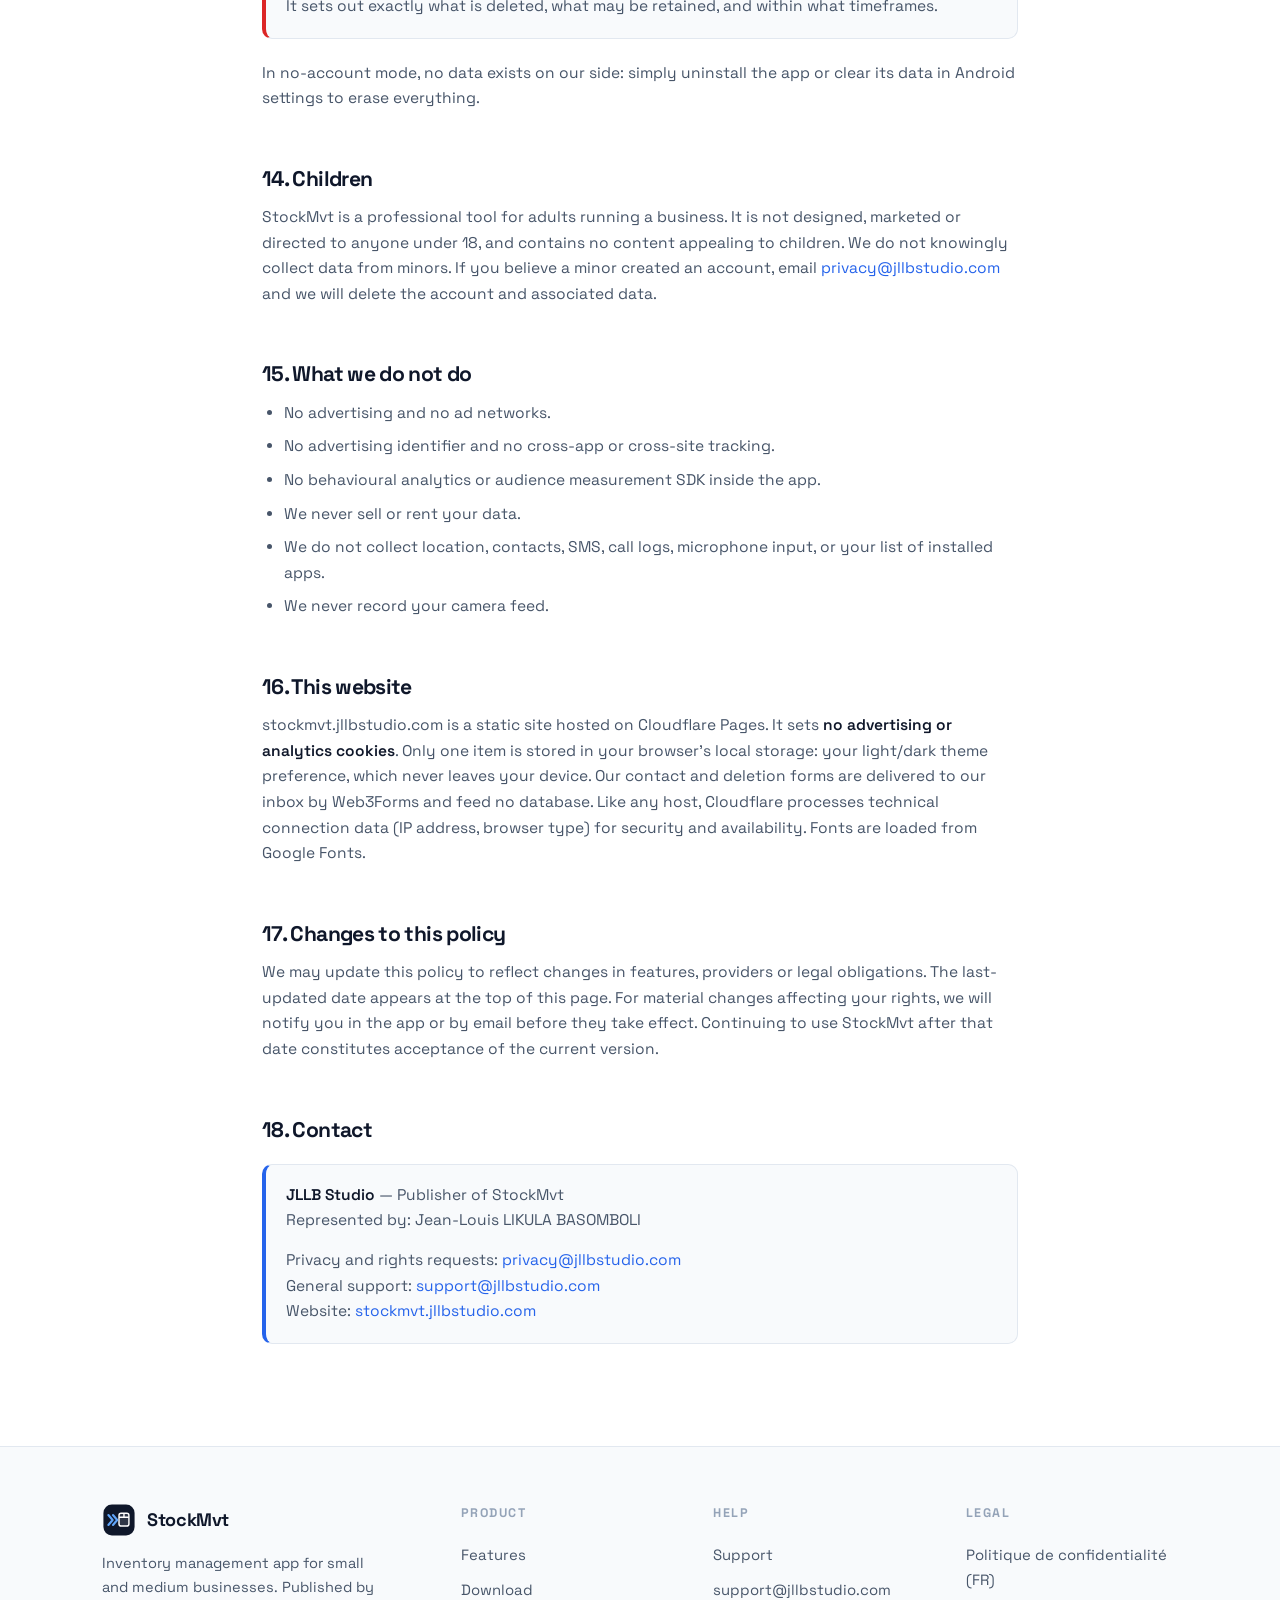
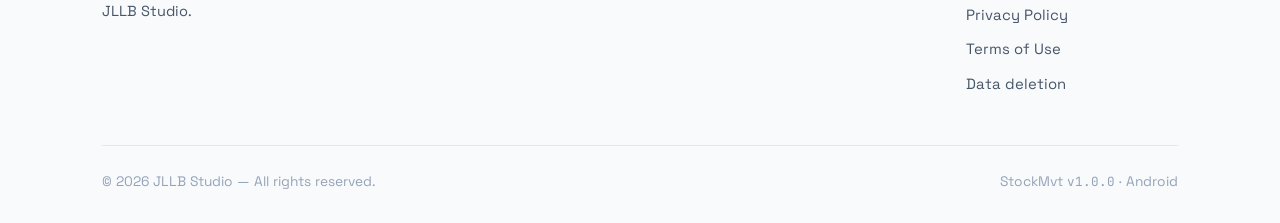
<file: privacy.html>
<!DOCTYPE html>
<html lang="en">
<head>
<meta charset="UTF-8">
<meta name="viewport" content="width=device-width, initial-scale=1">
<meta name="theme-color" content="#FFFFFF">
<title>Privacy Policy — StockMvt</title>
<meta name="description" content="Privacy Policy for the StockMvt Android app by JLLB Studio: data collected, purposes, processors, retention, your rights and account deletion.">
<link rel="canonical" href="https://stockmvt.jllbstudio.com/privacy">
<link rel="alternate" hreflang="fr" href="https://stockmvt.jllbstudio.com/confidentialite">
<link rel="icon" href="/img/favicon.svg" type="image/svg+xml">
<link rel="preconnect" href="https://fonts.googleapis.com">
<link rel="preconnect" href="https://fonts.gstatic.com" crossorigin>
<link href="https://fonts.googleapis.com/css2?family=Space+Grotesk:wght@400;500;600;700&family=JetBrains+Mono:wght@400;500&display=swap" rel="stylesheet">
<link rel="stylesheet" href="/css/style.css">
</head>
<body>

<svg width="0" height="0" style="position:absolute" aria-hidden="true">
  <symbol id="logo-stockmvt" viewBox="0 0 96 96">
    <defs><linearGradient id="degLogo" x1="8" y1="2" x2="88" y2="94">
      <stop stop-color="#0F172A"/><stop offset="1" stop-color="#2563EB"/></linearGradient></defs>
    <rect x="4" y="4" width="88" height="88" rx="24" fill="url(#degLogo)"/>
    <rect x="48" y="29" width="28" height="36" rx="6" fill="#fff" fill-opacity=".14" stroke="#fff" stroke-width="4"/>
    <path d="M48 40h28M62 29v11" fill="none" stroke="#fff" stroke-width="4"/>
    <path d="m18 34 12 14-12 14M31 34l12 14-12 14" fill="none" stroke="#60A5FA" stroke-width="6" stroke-linecap="round" stroke-linejoin="round"/>
  </symbol>
</svg>

<header class="entete">
  <div class="conteneur entete-inner">
    <a href="/" class="marque"><svg><use href="#logo-stockmvt"/></svg> StockMvt</a>
    <nav class="nav" id="nav-principale">
      <a href="/#fonctionnalites">Features</a>
      <a href="support">Support</a>
      <a href="privacy">Privacy</a>
      <a href="suppression-compte">Data deletion</a>
    </nav>
    <div class="outils">
      <button class="btn-icone" id="btn-theme" type="button" aria-label="Toggle theme">
        <svg class="icone-soleil" viewBox="0 0 24 24"><circle cx="12" cy="12" r="4"/><path d="M12 2v2M12 20v2M4.93 4.93l1.41 1.41M17.66 17.66l1.41 1.41M2 12h2M20 12h2M6.34 17.66l-1.41 1.41M19.07 4.93l-1.41 1.41"/></svg>
        <svg class="icone-lune" viewBox="0 0 24 24"><path d="M12 3a6 6 0 0 0 9 9 9 9 0 1 1-9-9Z"/></svg>
      </button>
      <button class="btn-icone burger" id="btn-burger" type="button" aria-label="Menu">
        <svg viewBox="0 0 24 24"><line x1="4" y1="6" x2="20" y2="6"/><line x1="4" y1="12" x2="20" y2="12"/><line x1="4" y1="18" x2="20" y2="18"/></svg>
      </button>
    </div>
  </div>
</header>

<main class="legal">
<div class="conteneur legal-wrap">

<h1>Privacy Policy</h1>
<p class="maj">
  App: <strong>StockMvt</strong> (Android package <code>com.jllbstudio.stockmvt</code>) ·
  Publisher: <strong>JLLB Studio</strong><br>
  Version 1.0 — Last updated: <strong>4 August 2026</strong> ·
  <a href="confidentialite">Version française</a>
</p>

<h2>1. Who we are</h2>
<p>
  StockMvt is an Android inventory management app published by <strong>JLLB Studio</strong>,
  represented by <strong>Jean-Louis LIKULA BASOMBOLI</strong>, its developer and creator. We
  are the data controller for the processing described below. Contact:
  <a href="mailto:privacy@jllbstudio.com">privacy@jllbstudio.com</a>.
</p>

<h2>2. Summary</h2>
<div class="encadre">
  <ul>
    <li>StockMvt can be used <strong>entirely without an account</strong>. In that mode, no data ever leaves your device.</li>
    <li>We show <strong>no ads</strong> and include <strong>no analytics or advertising trackers</strong>.</li>
    <li>We never sell, rent or trade your data.</li>
    <li>We do not collect location, contacts, SMS, call logs, microphone input or your list of installed apps.</li>
    <li>Camera frames are processed on-device and are never stored or transmitted.</li>
    <li>You can <strong>delete your account and all associated data</strong> at any time — in the app, or via <a href="suppression-compte">this page</a>.</li>
  </ul>
</div>

<h2>3. Two usage modes</h2>
<p>
  <strong>Without an account (fully local).</strong> If you choose “Continue without an
  account”, a local profile is created on your device only. Every piece of data — company,
  products, categories, locations, movements, alerts, photos — is stored in the device's
  internal database (IndexedDB) and local storage. We receive nothing at all, and the AI
  assistant is disabled. Uninstalling the app or clearing its data permanently erases
  everything, and we cannot restore it.
</p>
<p>
  <strong>With a Google account.</strong> Signing in creates an account on our infrastructure
  so your data can be backed up to the cloud, restored on other devices, and shared with your
  team. This is the mode that involves the processing described below. If you later sign in
  from the local mode, your existing local data is migrated to your new account; this is
  triggered explicitly by you.
</p>

<h2>4. Data we process</h2>
<div class="tableau-wrap">
<table>
<thead><tr><th>Category</th><th>Specific data</th><th>Source</th><th>Where stored</th></tr></thead>
<tbody>
<tr><td>Identity &amp; account</td><td>Display name, email address, profile photo, technical account ID</td><td>Provided by Google Sign-In</td><td>Our servers (Supabase) + local copy</td></tr>
<tr><td>Company</td><td>Name, description, currency, colour theme, logo, lock status</td><td>Entered by you</td><td>Our servers + local copy</td></tr>
<tr><td>Inventory content</td><td>Products, codes and barcodes, categories, locations, quantities, min/max thresholds, purchase and sale prices, notes, product photos</td><td>Entered or captured by you</td><td>Our servers + local copy</td></tr>
<tr><td>Stock movements</td><td>Type (in, out, stocktake), reason, quantity, location, stock before/after, note, author, date and time</td><td>Generated by your use of the app</td><td>Our servers + local copy</td></tr>
<tr><td>Team &amp; roles</td><td>Company member list, role assigned to each, invitation tokens</td><td>Generated by administrators</td><td>Our servers + local copy</td></tr>
<tr><td>Notifications</td><td>Firebase Cloud Messaging registration token and device platform</td><td>Generated by Google services if you allow notifications</td><td>Our servers + Google (Firebase)</td></tr>
<tr><td>AI assistant</td><td>Your question, the last ten turns of the conversation, an extract of your inventory data needed to answer, your language and current screen</td><td>Only when you send a message</td><td>Sent to our AI inference provider for the duration of the request; not retained by us</td></tr>
<tr><td>Technical logs</td><td>Timestamps of server calls, response codes, technical error messages</td><td>Generated automatically</td><td>Our servers (limited retention)</td></tr>
</tbody>
</table>
</div>
<p>
  Free-text fields (product names, notes, location names, company description) are intended for
  business information. Please do not enter sensitive data, health data, payment card details,
  or personal information about third parties. You are responsible for the content you store.
</p>

<h2>5. Why we process it</h2>
<ul>
  <li><strong>Create your account, authenticate you and identify you within a company</strong> — performance of our contract (Terms of Use).</li>
  <li><strong>Store, display, sync and back up your inventory data</strong> — performance of our contract.</li>
  <li><strong>Assign roles and manage access rights within a team</strong> — performance of our contract.</li>
  <li><strong>Send stock alert notifications</strong> (out of stock, low stock, overstock) — your consent, revocable at any time in Android settings.</li>
  <li><strong>Answer your questions via the AI assistant</strong> — your consent, given by sending a message.</li>
  <li><strong>Ensure security, prevent fraud and abuse, diagnose failures</strong> — legitimate interest.</li>
  <li><strong>Respond to your support or deletion requests</strong> — performance of our contract and legal obligation.</li>
</ul>

<h2>6. Android permissions</h2>
<div class="tableau-wrap">
<table>
<thead><tr><th>Permission</th><th>Purpose</th><th>Can you deny it?</th></tr></thead>
<tbody>
<tr><td><code>INTERNET</code></td><td>Sync your data, receive notifications, talk to the assistant. Unused in no-account mode.</td><td>No (normal permission)</td></tr>
<tr><td><code>CAMERA</code></td><td>Scan a product barcode, scan an invitation QR code, take a product photo. Analysis happens on-device; the video stream is never stored or transmitted.</td><td><strong>Yes</strong> — the rest of the app keeps working</td></tr>
<tr><td><code>POST_NOTIFICATIONS</code></td><td>Display stock alerts on your screen.</td><td><strong>Yes</strong> — alerts remain visible in the Notifications screen</td></tr>
<tr><td><code>READ_EXTERNAL_STORAGE</code> (Android 12 and below)</td><td>Import an image from your gallery: product photo or a screenshot of an invitation QR code.</td><td><strong>Yes</strong> — use the camera instead</td></tr>
<tr><td><code>WRITE_EXTERNAL_STORAGE</code> (Android 10 and below)</td><td>Save a PDF report or a barcode label into your Documents folder.</td><td><strong>Yes</strong> — you can share the file without saving it</td></tr>
</tbody>
</table>
</div>
<p>
  The app also declares intent <code>queries</code> so it can offer the correct “open with” and
  “share” options when exporting a PDF. That list is neither collected nor transmitted.
</p>

<h2>7. AI assistant</h2>
<p>
  The app includes a conversational assistant that answers questions about your inventory. It
  runs <strong>only when you send a message</strong>; it does not listen, read or monitor
  anything continuously. When you send a message, our server assembles your question, the last
  ten turns of the current conversation, and the extract of your inventory data needed to
  answer, and sends it to <strong>Groq Inc.</strong>, our inference provider, which runs an
  open Llama-family language model and returns the answer.
</p>
<p>
  We keep <strong>no conversation history</strong> on our servers — the visible history lives
  only in the app's memory and disappears when you close it. We do not train any model on your
  data. The assistant is unavailable offline and in no-account mode.
</p>
<div class="encadre attention">
  <p>
    Like any generative system, the assistant may produce inaccurate, incomplete or unsuitable
    answers. Its output is decision support only and is not accounting, financial, tax, legal
    or medical advice. Always verify important figures in the app's own screens before acting.
    If the assistant produces inappropriate, offensive or clearly incorrect content, please
    report it to <a href="mailto:support@jllbstudio.com">support@jllbstudio.com</a>; we review
    such reports and adjust the system instructions accordingly.
  </p>
</div>

<h2>8. Processors and recipients</h2>
<div class="tableau-wrap">
<table>
<thead><tr><th>Provider</th><th>Role</th><th>Data involved</th><th>Their policy</th></tr></thead>
<tbody>
<tr><td><strong>Supabase Inc.</strong></td><td>Database hosting, authentication, image storage, server functions</td><td>All account, company and inventory data</td><td><a href="https://supabase.com/privacy" target="_blank" rel="noopener">supabase.com/privacy</a></td></tr>
<tr><td><strong>Google LLC</strong> (Google Sign-In, Firebase Cloud Messaging)</td><td>Sign-in with your Google account, notification delivery</td><td>Google account identity, device notification token</td><td><a href="https://policies.google.com/privacy" target="_blank" rel="noopener">policies.google.com/privacy</a></td></tr>
<tr><td><strong>Groq Inc.</strong></td><td>Runs the AI assistant's language model</td><td>Your question and the inventory extract needed to answer</td><td><a href="https://groq.com/privacy-policy/" target="_blank" rel="noopener">groq.com/privacy-policy</a></td></tr>
<tr><td><strong>Cloudflare, Inc.</strong></td><td>Hosting and delivery of this website</td><td>Technical browsing data (IP address, headers)</td><td><a href="https://www.cloudflare.com/privacypolicy/" target="_blank" rel="noopener">cloudflare.com/privacypolicy</a></td></tr>
<tr><td><strong>Web3Forms</strong></td><td>Delivers this site's contact and deletion forms to our inbox by email</td><td>Information you voluntarily type into a form</td><td><a href="https://web3forms.com/privacy" target="_blank" rel="noopener">web3forms.com/privacy</a></td></tr>
</tbody>
</table>
</div>
<p>
  We may also disclose data where required by law, upon a valid request from a competent
  authority, or to assert our legal rights. In the event of a business transfer or merger, your
  data may be transferred to the acquirer; you would be informed beforehand through an update
  to this policy.
</p>

<h2>9. International transfers</h2>
<p>
  Our providers operate infrastructure located in the United States and the European Union,
  among others, so your data may be processed outside your country of residence. Such transfers
  rely on the contractual mechanisms offered by the providers concerned, including the European
  Commission's Standard Contractual Clauses where applicable.
</p>

<h2>10. Retention</h2>
<ul>
  <li><strong>Account and inventory data:</strong> kept for as long as your account exists; erased after a deletion request.</li>
  <li><strong>Notification tokens:</strong> deleted on sign-out, or automatically once they become invalid.</li>
  <li><strong>Invitation tokens:</strong> deleted after use or expiry.</li>
  <li><strong>AI conversations:</strong> not retained server-side.</li>
  <li><strong>Technical logs:</strong> up to 90 days, for security and troubleshooting.</li>
  <li><strong>Local device data:</strong> until you uninstall the app, clear its data in Android settings, or sign out.</li>
  <li><strong>Support emails:</strong> up to 24 months, as a record of your request.</li>
</ul>

<h2>11. Security</h2>
<p>
  Traffic between the app and our servers is encrypted in transit (HTTPS/TLS), and data stored
  on our infrastructure is encrypted at rest by our host. Access is isolated per company at the
  database level through row-level security policies, so a user can only read data belonging to
  companies they are a member of, within the limits of their role. Third-party API keys are
  never shipped inside the app; they are held server-side.
</p>
<p>
  No system is infallible. If a security incident materially affected your data, we would inform
  you promptly and notify the competent authorities where legally required. On your side, please
  protect access to your Google account and your device, and grant the administrator role only to people you trust.
</p>

<h2>12. Your rights</h2>
<p>Depending on your country of residence, you may have the right to:</p>
<ul>
  <li><strong>Access</strong> a copy of the data we hold about you;</li>
  <li><strong>Rectify</strong> inaccurate data — most of your data is directly editable in the app;</li>
  <li><strong>Erase</strong> your account and data (see section 13);</li>
  <li><strong>Restrict</strong> a contested processing operation;</li>
  <li><strong>Port</strong> your data in a machine-readable format — you can already export PDF reports from the app;</li>
  <li><strong>Object</strong> to processing based on our legitimate interest;</li>
  <li><strong>Withdraw consent</strong> — disable notifications in Android settings, or stop using the AI assistant, at any time and without affecting the rest of the service;</li>
  <li><strong>Complain</strong> to your national data protection authority.</li>
</ul>
<p>
  To exercise a right, email <a href="mailto:privacy@jllbstudio.com">privacy@jllbstudio.com</a>
  from the address linked to your account. We respond within <strong>30 days</strong> at the
  latest. We may ask you to confirm your identity before acting, to prevent someone else from
  acting on your behalf.
</p>

<h2>13. Deleting your account and data</h2>
<div class="encadre important">
  <span class="titre-encadre">Two ways to do it</span>
  <p><strong>In the app:</strong> open StockMvt, then <strong>Menu → Delete account</strong>, and confirm.</p>
  <p>
    <strong>On the web, without the app:</strong> use the form on our dedicated page
    <a href="suppression-compte"><strong>Account and data deletion</strong></a>. It sets
    out exactly what is deleted, what may be retained, and within what timeframes.
  </p>
</div>
<p>
  In no-account mode, no data exists on our side: simply uninstall the app or clear its data in
  Android settings to erase everything.
</p>

<h2>14. Children</h2>
<p>
  StockMvt is a professional tool for adults running a business. It is not designed, marketed
  or directed to anyone under 18, and contains no content appealing to children. We do not
  knowingly collect data from minors. If you believe a minor created an account, email
  <a href="mailto:privacy@jllbstudio.com">privacy@jllbstudio.com</a> and we will delete the
  account and associated data.
</p>

<h2>15. What we do not do</h2>
<ul>
  <li>No advertising and no ad networks.</li>
  <li>No advertising identifier and no cross-app or cross-site tracking.</li>
  <li>No behavioural analytics or audience measurement SDK inside the app.</li>
  <li>We never sell or rent your data.</li>
  <li>We do not collect location, contacts, SMS, call logs, microphone input, or your list of installed apps.</li>
  <li>We never record your camera feed.</li>
</ul>

<h2>16. This website</h2>
<p>
  stockmvt.jllbstudio.com is a static site hosted on Cloudflare Pages. It sets
  <strong>no advertising or analytics cookies</strong>. Only one item is stored in your
  browser's local storage: your light/dark theme preference, which never leaves your device.
  Our contact and deletion forms are delivered to our inbox by Web3Forms and feed no database.
  Like any host, Cloudflare processes technical connection data (IP address, browser type) for
  security and availability. Fonts are loaded from Google Fonts.
</p>

<h2>17. Changes to this policy</h2>
<p>
  We may update this policy to reflect changes in features, providers or legal obligations. The
  last-updated date appears at the top of this page. For material changes affecting your rights,
  we will notify you in the app or by email before they take effect. Continuing to use StockMvt
  after that date constitutes acceptance of the current version.
</p>

<h2>18. Contact</h2>
<div class="encadre">
  <p><strong>JLLB Studio</strong> — Publisher of StockMvt<br>
  Represented by: Jean-Louis LIKULA BASOMBOLI</p>
  <p>
    Privacy and rights requests: <a href="mailto:privacy@jllbstudio.com">privacy@jllbstudio.com</a><br>
    General support: <a href="mailto:support@jllbstudio.com">support@jllbstudio.com</a><br>
    Website: <a href="https://stockmvt.jllbstudio.com">stockmvt.jllbstudio.com</a>
  </p>
</div>

</div>
</main>

<footer class="pied">
  <div class="conteneur">
    <div class="pied-grille">
      <div class="pied-marque">
        <a href="/" class="marque"><svg><use href="#logo-stockmvt"/></svg> StockMvt</a>
        <p>Inventory management app for small and medium businesses. Published by JLLB Studio.</p>
      </div>
      <div class="pied-col"><strong>Product</strong>
        <a href="/#fonctionnalites">Features</a>
        <a href="/#telecharger">Download</a>
      </div>
      <div class="pied-col"><strong>Help</strong>
        <a href="support">Support</a>
        <a href="mailto:support@jllbstudio.com">support@jllbstudio.com</a>
      </div>
      <div class="pied-col"><strong>Legal</strong>
        <a href="confidentialite">Politique de confidentialité (FR)</a>
        <a href="privacy">Privacy Policy</a>
        <a href="conditions">Terms of Use</a>
        <a href="suppression-compte">Data deletion</a>
      </div>
    </div>
    <div class="pied-bas">
      <span>© <span class="js-annee">2026</span> JLLB Studio — All rights reserved.</span>
      <span>StockMvt <span class="mono">v1.0.0</span> · Android</span>
    </div>
  </div>
</footer>

<script src="/js/main.js"></script>
</body>
</html>
</file>
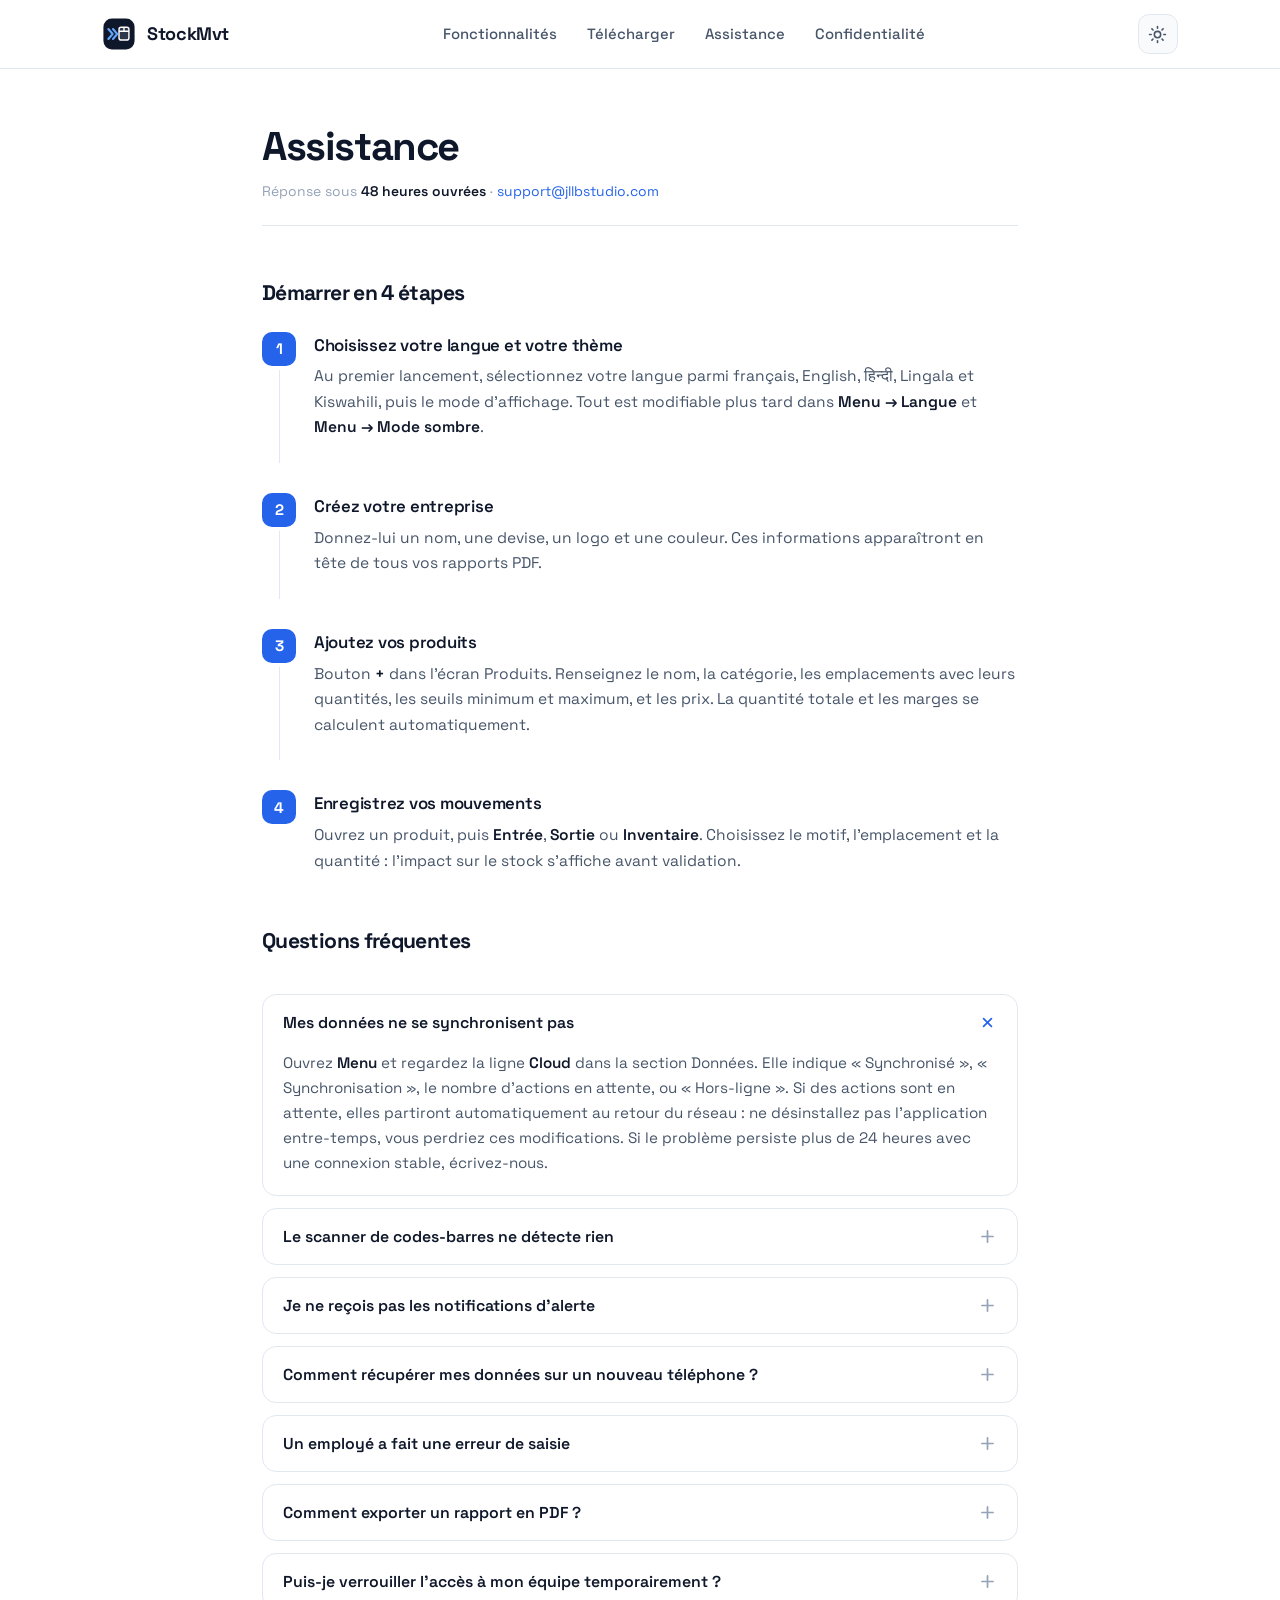
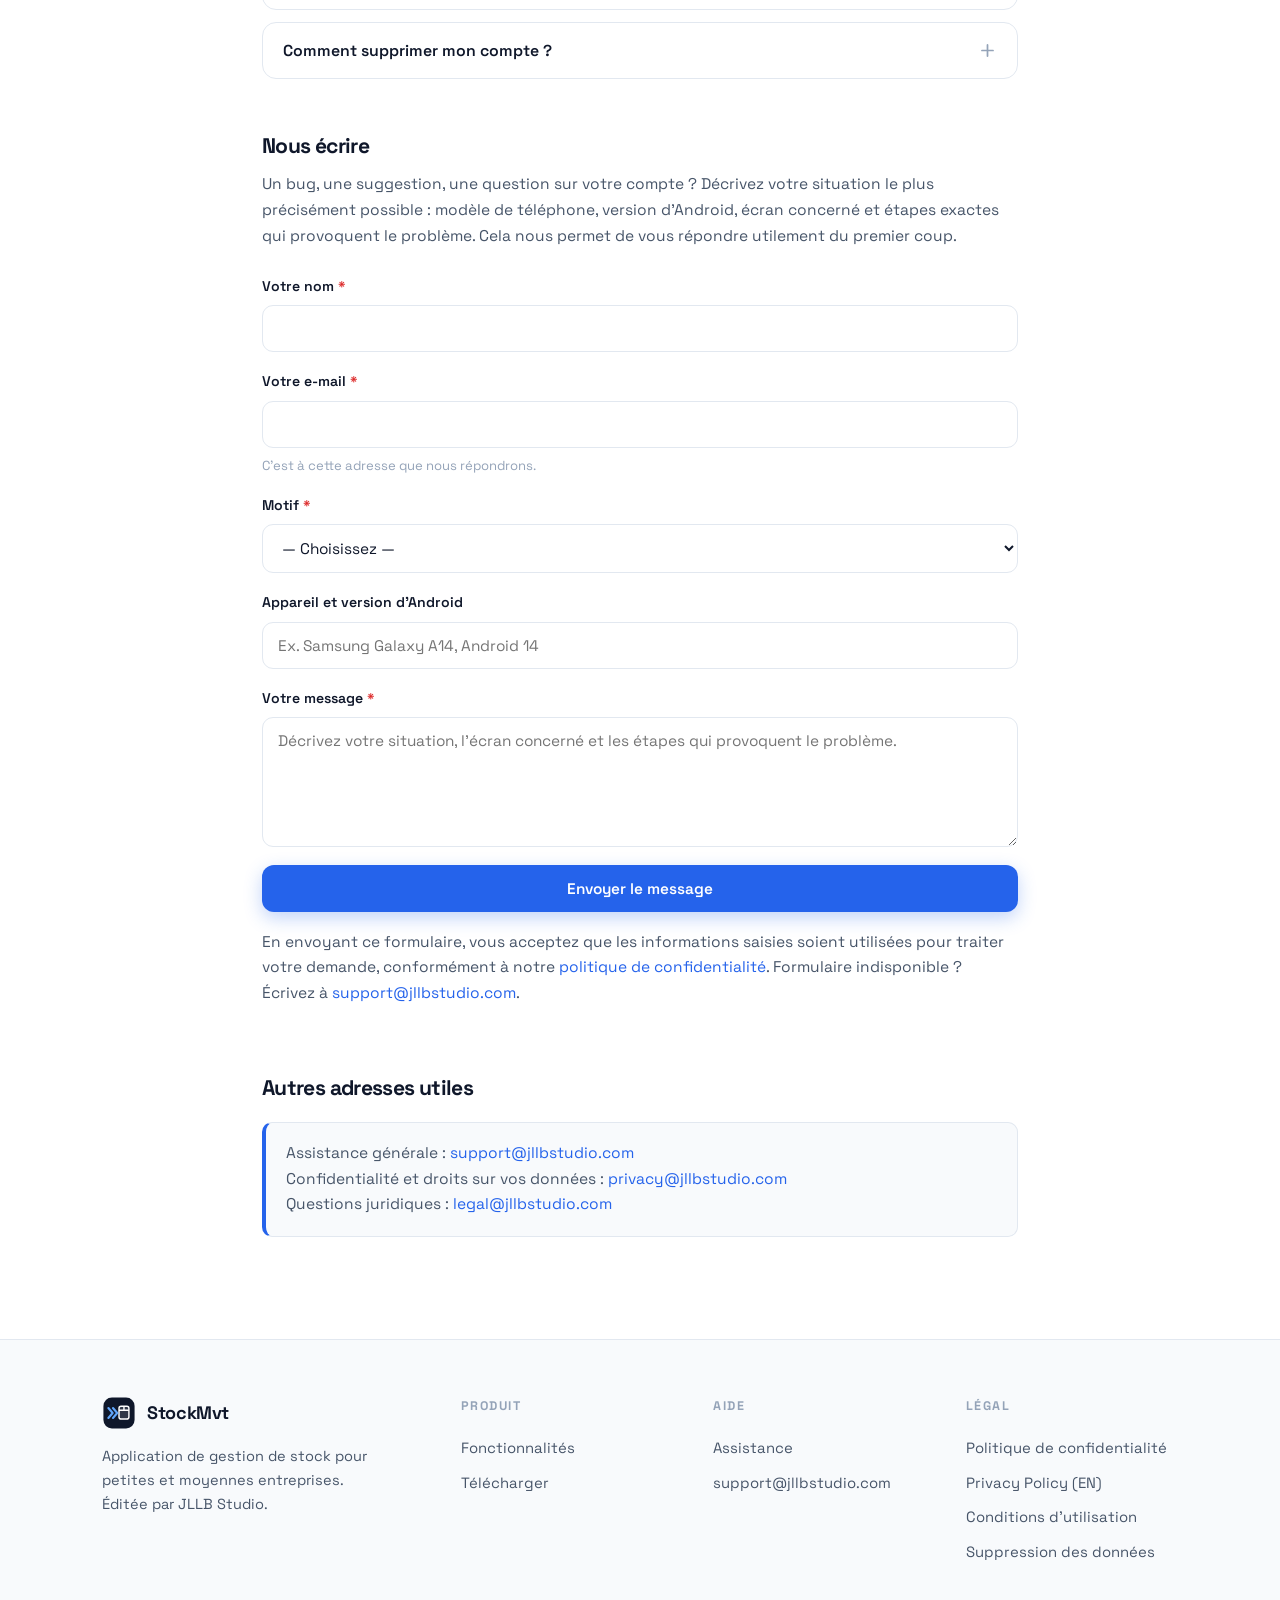
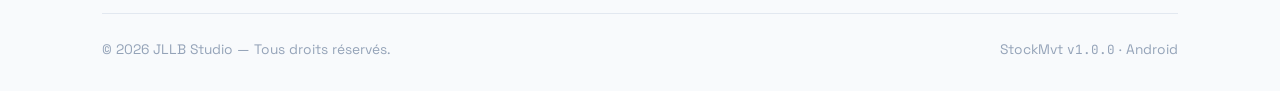
<file: support.html>
<!DOCTYPE html>
<html lang="fr">
<head>
<meta charset="UTF-8">
<meta name="viewport" content="width=device-width, initial-scale=1">
<meta name="theme-color" content="#FFFFFF">
<title>Assistance et contact — StockMvt</title>
<meta name="description" content="Besoin d'aide avec StockMvt ? Guides de démarrage, questions fréquentes et formulaire de contact. Réponse sous 48 heures ouvrées.">
<link rel="canonical" href="https://stockmvt.jllbstudio.com/support">
<link rel="icon" href="/img/favicon.svg" type="image/svg+xml">
<link rel="preconnect" href="https://fonts.googleapis.com">
<link rel="preconnect" href="https://fonts.gstatic.com" crossorigin>
<link href="https://fonts.googleapis.com/css2?family=Space+Grotesk:wght@400;500;600;700&family=JetBrains+Mono:wght@400;500&display=swap" rel="stylesheet">
<link rel="stylesheet" href="/css/style.css">
</head>
<body>

<svg width="0" height="0" style="position:absolute" aria-hidden="true">
  <symbol id="logo-stockmvt" viewBox="0 0 96 96">
    <defs><linearGradient id="degLogo" x1="8" y1="2" x2="88" y2="94">
      <stop stop-color="#0F172A"/><stop offset="1" stop-color="#2563EB"/></linearGradient></defs>
    <rect x="4" y="4" width="88" height="88" rx="24" fill="url(#degLogo)"/>
    <rect x="48" y="29" width="28" height="36" rx="6" fill="#fff" fill-opacity=".14" stroke="#fff" stroke-width="4"/>
    <path d="M48 40h28M62 29v11" fill="none" stroke="#fff" stroke-width="4"/>
    <path d="m18 34 12 14-12 14M31 34l12 14-12 14" fill="none" stroke="#60A5FA" stroke-width="6" stroke-linecap="round" stroke-linejoin="round"/>
  </symbol>
</svg>

<header class="entete">
  <div class="conteneur entete-inner">
    <a href="/" class="marque"><svg><use href="#logo-stockmvt"/></svg> StockMvt</a>
    <nav class="nav" id="nav-principale">
      <a href="/#fonctionnalites">Fonctionnalités</a>
      <a href="/#telecharger">Télécharger</a>
      <a href="support">Assistance</a>
      <a href="confidentialite">Confidentialité</a>
    </nav>
    <div class="outils">
      <button class="btn-icone" id="btn-theme" type="button" aria-label="Changer de thème">
        <svg class="icone-soleil" viewBox="0 0 24 24"><circle cx="12" cy="12" r="4"/><path d="M12 2v2M12 20v2M4.93 4.93l1.41 1.41M17.66 17.66l1.41 1.41M2 12h2M20 12h2M6.34 17.66l-1.41 1.41M19.07 4.93l-1.41 1.41"/></svg>
        <svg class="icone-lune" viewBox="0 0 24 24"><path d="M12 3a6 6 0 0 0 9 9 9 9 0 1 1-9-9Z"/></svg>
      </button>
      <button class="btn-icone burger" id="btn-burger" type="button" aria-label="Menu">
        <svg viewBox="0 0 24 24"><line x1="4" y1="6" x2="20" y2="6"/><line x1="4" y1="12" x2="20" y2="12"/><line x1="4" y1="18" x2="20" y2="18"/></svg>
      </button>
    </div>
  </div>
</header>

<main class="legal">
<div class="conteneur legal-wrap">

<h1>Assistance</h1>
<p class="maj">
  Réponse sous <strong>48 heures ouvrées</strong> ·
  <a href="mailto:support@jllbstudio.com">support@jllbstudio.com</a>
</p>

<h2>Démarrer en 4 étapes</h2>
<div class="etapes">
  <div class="etape">
    <h3>Choisissez votre langue et votre thème</h3>
    <p>Au premier lancement, sélectionnez votre langue parmi français, English, हिन्दी,
       Lingala et Kiswahili, puis le mode d'affichage. Tout est modifiable plus tard dans
       <strong>Menu → Langue</strong> et <strong>Menu → Mode sombre</strong>.</p>
  </div>
  <div class="etape">
    <h3>Créez votre entreprise</h3>
    <p>Donnez-lui un nom, une devise, un logo et une couleur. Ces informations apparaîtront
       en tête de tous vos rapports PDF.</p>
  </div>
  <div class="etape">
    <h3>Ajoutez vos produits</h3>
    <p>Bouton <strong>+</strong> dans l'écran Produits. Renseignez le nom, la catégorie, les
       emplacements avec leurs quantités, les seuils minimum et maximum, et les prix. La
       quantité totale et les marges se calculent automatiquement.</p>
  </div>
  <div class="etape">
    <h3>Enregistrez vos mouvements</h3>
    <p>Ouvrez un produit, puis <strong>Entrée</strong>, <strong>Sortie</strong> ou
       <strong>Inventaire</strong>. Choisissez le motif, l'emplacement et la quantité :
       l'impact sur le stock s'affiche avant validation.</p>
  </div>
</div>

<h2>Questions fréquentes</h2>
<div class="faq">
  <div class="faq-item ouvert">
    <button class="faq-q" type="button">Mes données ne se synchronisent pas
      <svg viewBox="0 0 24 24"><line x1="12" y1="5" x2="12" y2="19"/><line x1="5" y1="12" x2="19" y2="12"/></svg></button>
    <div class="faq-r"><div class="faq-r-inner">
      Ouvrez <strong>Menu</strong> et regardez la ligne <strong>Cloud</strong> dans la section
      Données. Elle indique « Synchronisé », « Synchronisation », le nombre d'actions en
      attente, ou « Hors-ligne ». Si des actions sont en attente, elles partiront
      automatiquement au retour du réseau : ne désinstallez pas l'application entre-temps, vous
      perdriez ces modifications. Si le problème persiste plus de 24 heures avec une connexion
      stable, écrivez-nous.
    </div></div>
  </div>

  <div class="faq-item">
    <button class="faq-q" type="button">Le scanner de codes-barres ne détecte rien
      <svg viewBox="0 0 24 24"><line x1="12" y1="5" x2="12" y2="19"/><line x1="5" y1="12" x2="19" y2="12"/></svg></button>
    <div class="faq-r"><div class="faq-r-inner">
      Vérifiez d'abord que la permission Appareil photo est accordée dans
      <strong>Paramètres Android → Applications → StockMvt → Autorisations</strong>. Assurez-vous
      ensuite d'avoir un bon éclairage et de tenir le code bien à plat dans le cadre, à environ
      15 cm. Si la détection reste impossible, utilisez le bouton <strong>Galerie</strong> pour
      analyser une photo du code, ou saisissez le code à la main.
    </div></div>
  </div>

  <div class="faq-item">
    <button class="faq-q" type="button">Je ne reçois pas les notifications d'alerte
      <svg viewBox="0 0 24 24"><line x1="12" y1="5" x2="12" y2="19"/><line x1="5" y1="12" x2="19" y2="12"/></svg></button>
    <div class="faq-r"><div class="faq-r-inner">
      Trois vérifications. Un : la permission Notifications est-elle accordée dans les
      paramètres Android ? Deux : vos produits ont-ils bien un seuil minimum ou maximum
      renseigné ? Sans seuil, aucune alerte ne peut se déclencher. Trois : l'économiseur de
      batterie de votre téléphone bloque-t-il l'application en arrière-plan ? Autorisez
      StockMvt à s'exécuter sans restriction. Les alertes restent dans tous les cas
      consultables via l'icône cloche de l'écran d'accueil.
    </div></div>
  </div>

  <div class="faq-item">
    <button class="faq-q" type="button">Comment récupérer mes données sur un nouveau téléphone ?
      <svg viewBox="0 0 24 24"><line x1="12" y1="5" x2="12" y2="19"/><line x1="5" y1="12" x2="19" y2="12"/></svg></button>
    <div class="faq-r"><div class="faq-r-inner">
      Si vous avez un compte, installez StockMvt sur le nouvel appareil, connectez-vous avec le
      même compte Google et sélectionnez votre entreprise : tout se retélécharge. Si vous
      utilisez le mode sans compte, les données existent uniquement sur l'ancien appareil et ne
      peuvent pas être transférées. Connectez-vous depuis l'ancien téléphone via
      <strong>Menu → Se connecter</strong> avant de changer d'appareil : vos données seront
      envoyées dans le cloud.
    </div></div>
  </div>

  <div class="faq-item">
    <button class="faq-q" type="button">Un employé a fait une erreur de saisie
      <svg viewBox="0 0 24 24"><line x1="12" y1="5" x2="12" y2="19"/><line x1="5" y1="12" x2="19" y2="12"/></svg></button>
    <div class="faq-r"><div class="faq-r-inner">
      Les mouvements ne sont jamais effacés, par principe de traçabilité. Pour corriger un
      stock, faites un mouvement d'<strong>Inventaire</strong> avec la quantité réellement
      comptée : l'application calcule l'écart et l'enregistre proprement dans l'historique,
      avec le nom de son auteur.
    </div></div>
  </div>

  <div class="faq-item">
    <button class="faq-q" type="button">Comment exporter un rapport en PDF ?
      <svg viewBox="0 0 24 24"><line x1="12" y1="5" x2="12" y2="19"/><line x1="5" y1="12" x2="19" y2="12"/></svg></button>
    <div class="faq-r"><div class="faq-r-inner">
      Onglet <strong>Rapports</strong>, choisissez le rapport souhaité, puis appuyez sur le
      bouton PDF flottant en bas à droite. Vous pourrez ensuite l'enregistrer dans vos
      Documents, l'ouvrir avec une autre application, ou le partager par WhatsApp, e-mail ou
      tout autre canal installé sur votre téléphone.
    </div></div>
  </div>

  <div class="faq-item">
    <button class="faq-q" type="button">Puis-je verrouiller l'accès à mon équipe temporairement ?
      <svg viewBox="0 0 24 24"><line x1="12" y1="5" x2="12" y2="19"/><line x1="5" y1="12" x2="19" y2="12"/></svg></button>
    <div class="faq-r"><div class="faq-r-inner">
      Oui. Dans <strong>Menu → Entreprise → Paramètres</strong>, activez
      <strong>Verrouiller l'entreprise</strong>. Tous les non-administrateurs perdent
      immédiatement l'accès jusqu'à ce que vous désactiviez l'option. Utile pendant un
      inventaire général ou un audit.
    </div></div>
  </div>

  <div class="faq-item">
    <button class="faq-q" type="button">Comment supprimer mon compte ?
      <svg viewBox="0 0 24 24"><line x1="12" y1="5" x2="12" y2="19"/><line x1="5" y1="12" x2="19" y2="12"/></svg></button>
    <div class="faq-r"><div class="faq-r-inner">
      Depuis l'application : <strong>Menu → Supprimer le compte</strong>. Sans l'application :
      utilisez le formulaire de la page
      <a href="suppression-compte">Suppression du compte et des données</a>.
    </div></div>
  </div>
</div>

<h2 id="contact">Nous écrire</h2>
<p>
  Un bug, une suggestion, une question sur votre compte ? Décrivez votre situation le plus
  précisément possible : modèle de téléphone, version d'Android, écran concerné et étapes
  exactes qui provoquent le problème. Cela nous permet de vous répondre utilement du premier
  coup.
</p>

<form class="formulaire js-form" data-succes="Message reçu. Nous vous répondons sous 48 heures ouvrées à l'adresse indiquée.">
  <input type="hidden" name="access_key" value="">
  <input type="hidden" name="subject" value="[StockMvt] Nouveau message depuis le site">
  <input type="checkbox" name="botcheck" class="cache" style="display:none" tabindex="-1" aria-hidden="true">

  <div class="champ">
    <label for="c-nom">Votre nom <span class="req">*</span></label>
    <input type="text" id="c-nom" name="nom" required autocomplete="name">
  </div>

  <div class="champ">
    <label for="c-email">Votre e-mail <span class="req">*</span></label>
    <input type="email" id="c-email" name="email" required autocomplete="email">
    <span class="aide">C'est à cette adresse que nous répondrons.</span>
  </div>

  <div class="champ">
    <label for="c-sujet">Motif <span class="req">*</span></label>
    <select id="c-sujet" name="motif" required>
      <option value="">— Choisissez —</option>
      <option value="Probleme technique / bug">Problème technique ou bug</option>
      <option value="Question sur une fonctionnalite">Question sur une fonctionnalité</option>
      <option value="Suggestion d'amelioration">Suggestion d'amélioration</option>
      <option value="Probleme de compte ou de connexion">Problème de compte ou de connexion</option>
      <option value="Confidentialite / donnees personnelles">Confidentialité et données personnelles</option>
      <option value="Signalement d'un contenu genere par l'assistant IA">Signalement d'un contenu généré par l'assistant IA</option>
      <option value="Autre">Autre</option>
    </select>
  </div>

  <div class="champ">
    <label for="c-appareil">Appareil et version d'Android</label>
    <input type="text" id="c-appareil" name="appareil" placeholder="Ex. Samsung Galaxy A14, Android 14">
  </div>

  <div class="champ">
    <label for="c-message">Votre message <span class="req">*</span></label>
    <textarea id="c-message" name="message" required placeholder="Décrivez votre situation, l'écran concerné et les étapes qui provoquent le problème."></textarea>
  </div>

  <div class="msg-form"></div>
  <button class="btn btn-primaire" type="submit">Envoyer le message</button>

  <p class="aide">
    En envoyant ce formulaire, vous acceptez que les informations saisies soient utilisées pour
    traiter votre demande, conformément à notre
    <a href="confidentialite">politique de confidentialité</a>. Formulaire indisponible ?
    Écrivez à <a href="mailto:support@jllbstudio.com">support@jllbstudio.com</a>.
  </p>
</form>

<h2>Autres adresses utiles</h2>
<div class="encadre">
  <p>
    Assistance générale : <a href="mailto:support@jllbstudio.com">support@jllbstudio.com</a><br>
    Confidentialité et droits sur vos données : <a href="mailto:privacy@jllbstudio.com">privacy@jllbstudio.com</a><br>
    Questions juridiques : <a href="mailto:legal@jllbstudio.com">legal@jllbstudio.com</a>
  </p>
</div>

</div>
</main>

<footer class="pied">
  <div class="conteneur">
    <div class="pied-grille">
      <div class="pied-marque">
        <a href="/" class="marque"><svg><use href="#logo-stockmvt"/></svg> StockMvt</a>
        <p>Application de gestion de stock pour petites et moyennes entreprises. Éditée par JLLB Studio.</p>
      </div>
      <div class="pied-col"><strong>Produit</strong>
        <a href="/#fonctionnalites">Fonctionnalités</a>
        <a href="/#telecharger">Télécharger</a>
      </div>
      <div class="pied-col"><strong>Aide</strong>
        <a href="support">Assistance</a>
        <a href="mailto:support@jllbstudio.com">support@jllbstudio.com</a>
      </div>
      <div class="pied-col"><strong>Légal</strong>
        <a href="confidentialite">Politique de confidentialité</a>
        <a href="privacy">Privacy Policy (EN)</a>
        <a href="conditions">Conditions d'utilisation</a>
        <a href="suppression-compte">Suppression des données</a>
      </div>
    </div>
    <div class="pied-bas">
      <span>© <span class="js-annee">2026</span> JLLB Studio — Tous droits réservés.</span>
      <span>StockMvt <span class="mono">v1.0.0</span> · Android</span>
    </div>
  </div>
</footer>

<script src="/js/main.js"></script>
</body>
</html>
</file>
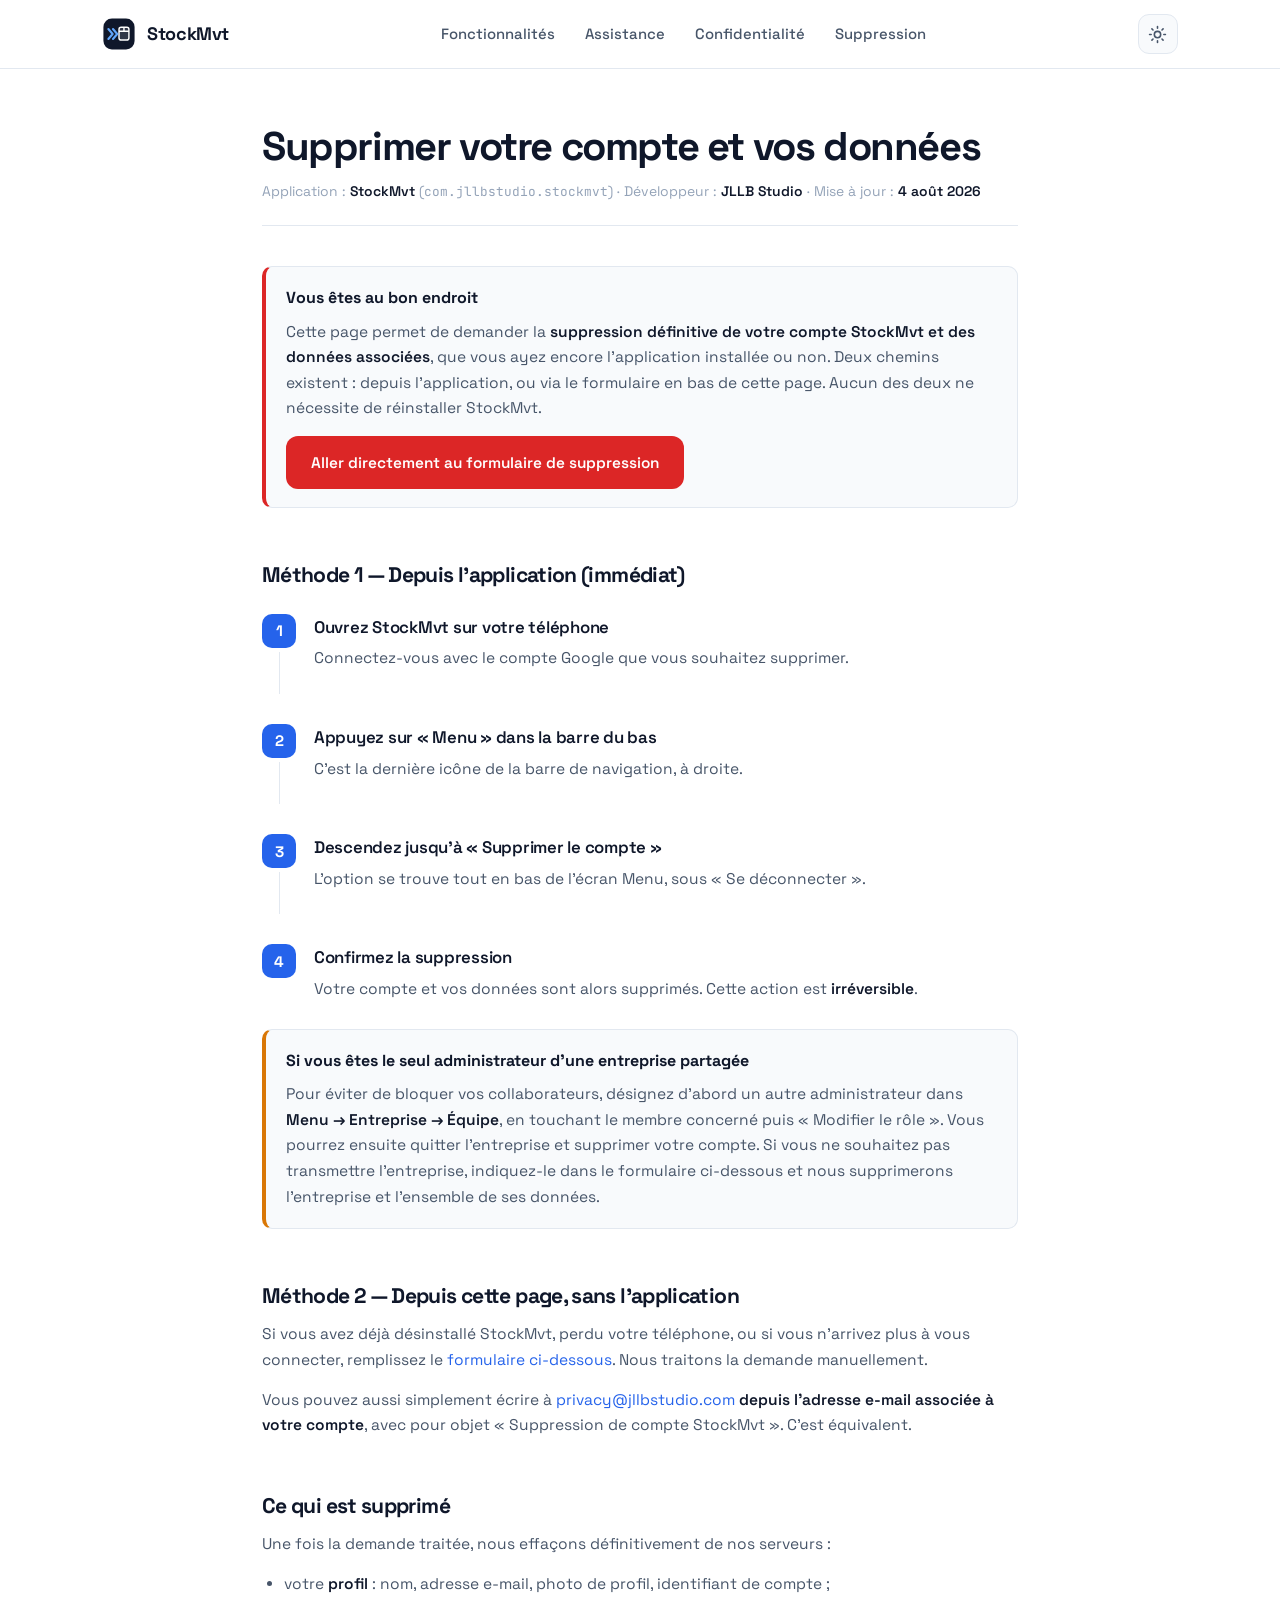
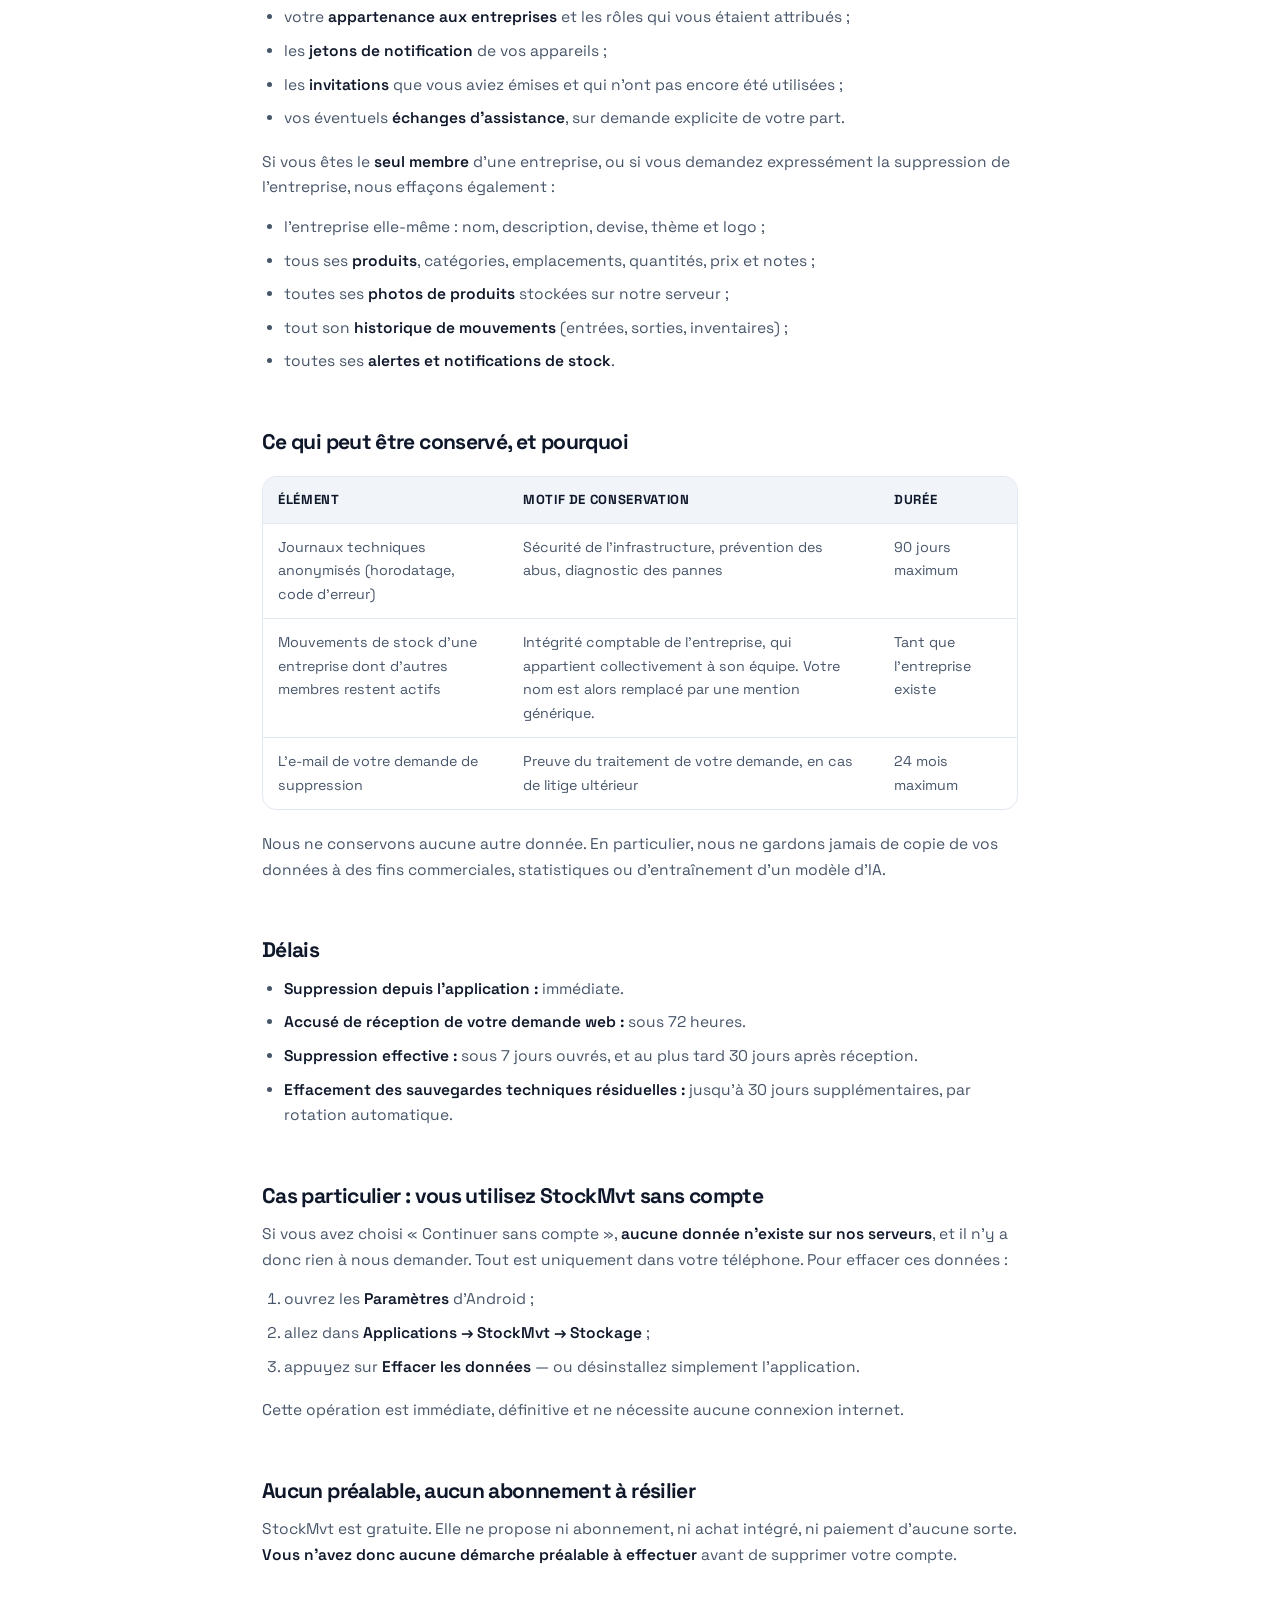
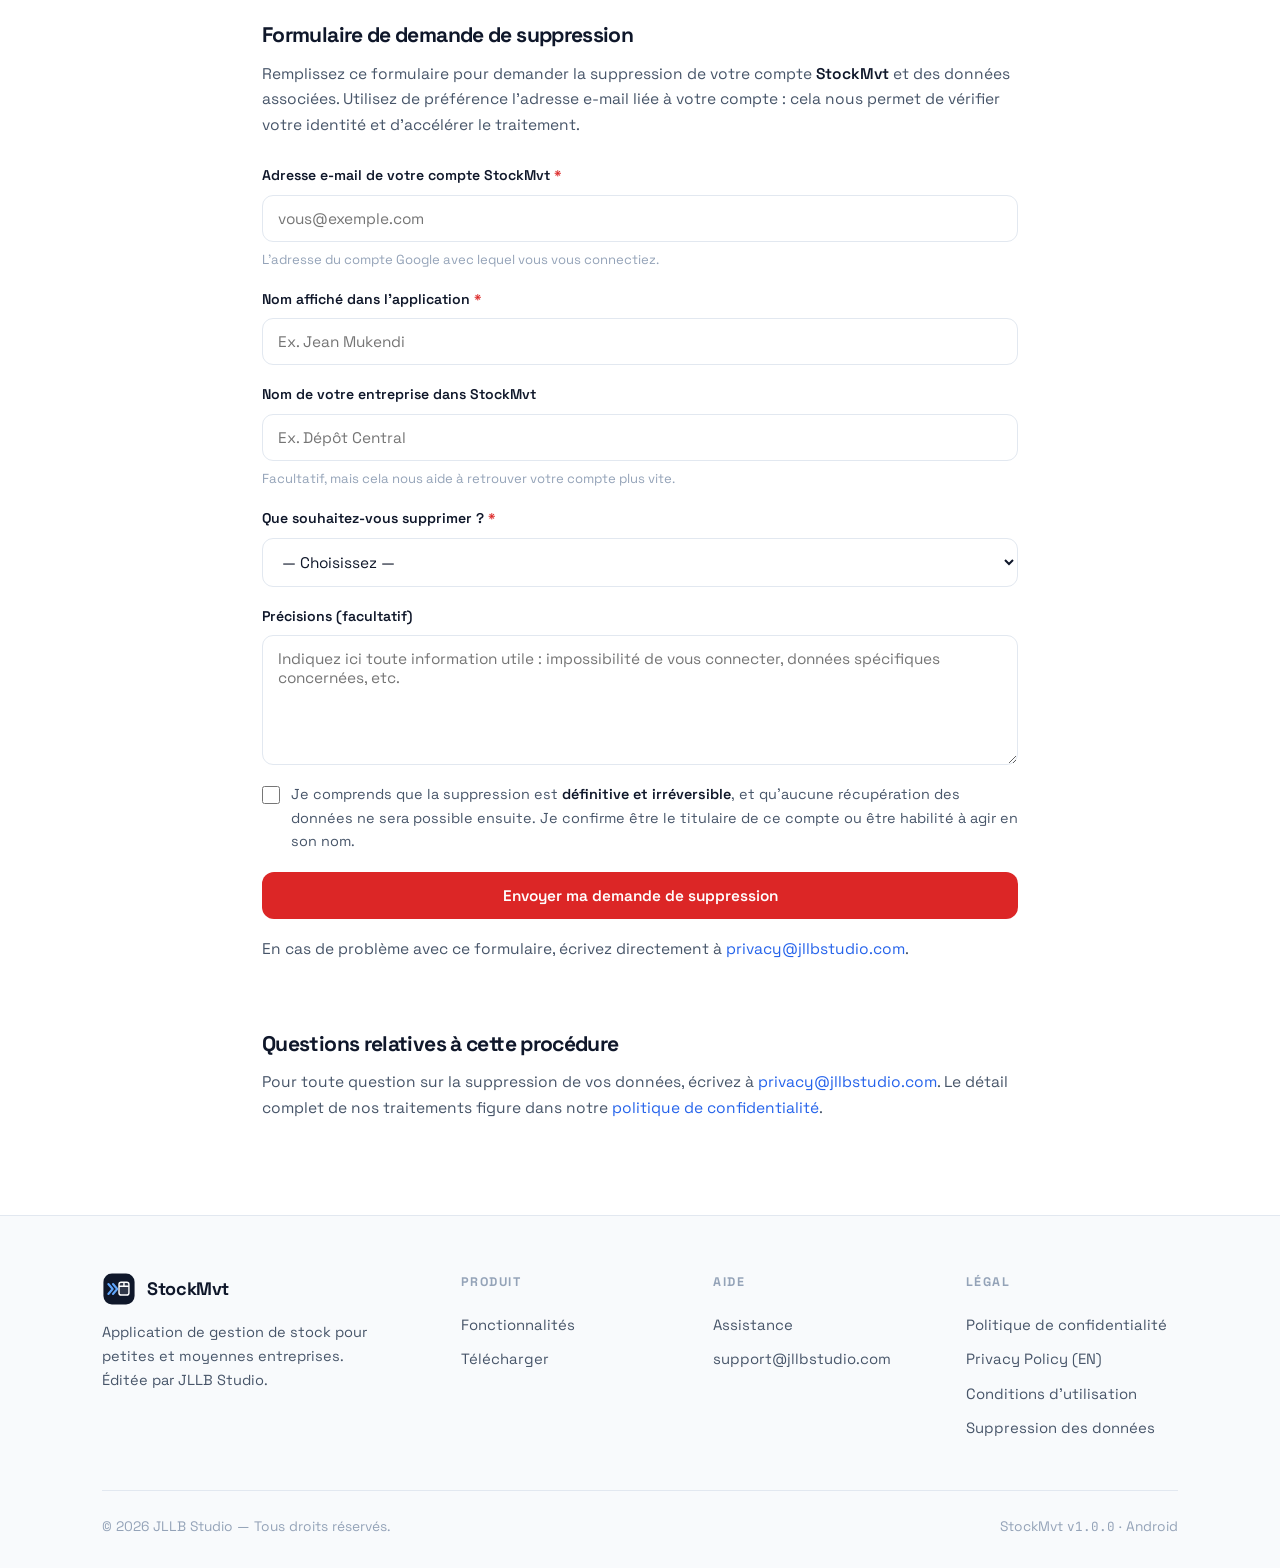
<file: suppression-compte.html>
<!DOCTYPE html>
<html lang="fr">
<head>
<meta charset="UTF-8">
<meta name="viewport" content="width=device-width, initial-scale=1">
<meta name="theme-color" content="#FFFFFF">
<title>Supprimer votre compte et vos données — StockMvt (JLLB Studio)</title>
<meta name="description" content="Demander la suppression de votre compte StockMvt et de toutes les données associées. Formulaire de demande, données supprimées, données conservées et délais.">
<link rel="canonical" href="https://stockmvt.jllbstudio.com/suppression-compte">
<link rel="icon" href="/img/favicon.svg" type="image/svg+xml">
<link rel="preconnect" href="https://fonts.googleapis.com">
<link rel="preconnect" href="https://fonts.gstatic.com" crossorigin>
<link href="https://fonts.googleapis.com/css2?family=Space+Grotesk:wght@400;500;600;700&family=JetBrains+Mono:wght@400;500&display=swap" rel="stylesheet">
<link rel="stylesheet" href="/css/style.css">
</head>
<body>

<svg width="0" height="0" style="position:absolute" aria-hidden="true">
  <symbol id="logo-stockmvt" viewBox="0 0 96 96">
    <defs><linearGradient id="degLogo" x1="8" y1="2" x2="88" y2="94">
      <stop stop-color="#0F172A"/><stop offset="1" stop-color="#2563EB"/></linearGradient></defs>
    <rect x="4" y="4" width="88" height="88" rx="24" fill="url(#degLogo)"/>
    <rect x="48" y="29" width="28" height="36" rx="6" fill="#fff" fill-opacity=".14" stroke="#fff" stroke-width="4"/>
    <path d="M48 40h28M62 29v11" fill="none" stroke="#fff" stroke-width="4"/>
    <path d="m18 34 12 14-12 14M31 34l12 14-12 14" fill="none" stroke="#60A5FA" stroke-width="6" stroke-linecap="round" stroke-linejoin="round"/>
  </symbol>
</svg>

<header class="entete">
  <div class="conteneur entete-inner">
    <a href="/" class="marque"><svg><use href="#logo-stockmvt"/></svg> StockMvt</a>
    <nav class="nav" id="nav-principale">
      <a href="/#fonctionnalites">Fonctionnalités</a>
      <a href="support">Assistance</a>
      <a href="confidentialite">Confidentialité</a>
      <a href="suppression-compte">Suppression</a>
    </nav>
    <div class="outils">
      <button class="btn-icone" id="btn-theme" type="button" aria-label="Changer de thème">
        <svg class="icone-soleil" viewBox="0 0 24 24"><circle cx="12" cy="12" r="4"/><path d="M12 2v2M12 20v2M4.93 4.93l1.41 1.41M17.66 17.66l1.41 1.41M2 12h2M20 12h2M6.34 17.66l-1.41 1.41M19.07 4.93l-1.41 1.41"/></svg>
        <svg class="icone-lune" viewBox="0 0 24 24"><path d="M12 3a6 6 0 0 0 9 9 9 9 0 1 1-9-9Z"/></svg>
      </button>
      <button class="btn-icone burger" id="btn-burger" type="button" aria-label="Menu">
        <svg viewBox="0 0 24 24"><line x1="4" y1="6" x2="20" y2="6"/><line x1="4" y1="12" x2="20" y2="12"/><line x1="4" y1="18" x2="20" y2="18"/></svg>
      </button>
    </div>
  </div>
</header>

<main class="legal">
<div class="conteneur legal-wrap">

<h1>Supprimer votre compte et vos données</h1>
<p class="maj">
  Application : <strong>StockMvt</strong> (<code>com.jllbstudio.stockmvt</code>) ·
  Développeur : <strong>JLLB Studio</strong> · Mise à jour : <strong>4 août 2026</strong>
</p>

<div class="encadre important">
  <span class="titre-encadre">Vous êtes au bon endroit</span>
  <p>
    Cette page permet de demander la <strong>suppression définitive de votre compte StockMvt
    et des données associées</strong>, que vous ayez encore l'application installée ou non.
    Deux chemins existent : depuis l'application, ou via le formulaire en bas de cette page.
    Aucun des deux ne nécessite de réinstaller StockMvt.
  </p>
  <p style="margin-top:12px">
    <a class="btn btn-danger" href="#formulaire">Aller directement au formulaire de suppression</a>
  </p>
</div>

<h2>Méthode 1 — Depuis l'application (immédiat)</h2>
<div class="etapes">
  <div class="etape">
    <h3>Ouvrez StockMvt sur votre téléphone</h3>
    <p>Connectez-vous avec le compte Google que vous souhaitez supprimer.</p>
  </div>
  <div class="etape">
    <h3>Appuyez sur « Menu » dans la barre du bas</h3>
    <p>C'est la dernière icône de la barre de navigation, à droite.</p>
  </div>
  <div class="etape">
    <h3>Descendez jusqu'à « Supprimer le compte »</h3>
    <p>L'option se trouve tout en bas de l'écran Menu, sous « Se déconnecter ».</p>
  </div>
  <div class="etape">
    <h3>Confirmez la suppression</h3>
    <p>
      Votre compte et vos données sont alors supprimés. Cette action est
      <strong>irréversible</strong>.
    </p>
  </div>
</div>

<div class="encadre attention">
  <span class="titre-encadre">Si vous êtes le seul administrateur d'une entreprise partagée</span>
  <p>
    Pour éviter de bloquer vos collaborateurs, désignez d'abord un autre administrateur dans
    <strong>Menu → Entreprise → Équipe</strong>, en touchant le membre concerné puis
    « Modifier le rôle ». Vous pourrez ensuite quitter l'entreprise et supprimer votre compte.
    Si vous ne souhaitez pas transmettre l'entreprise, indiquez-le dans le formulaire
    ci-dessous et nous supprimerons l'entreprise et l'ensemble de ses données.
  </p>
</div>

<h2>Méthode 2 — Depuis cette page, sans l'application</h2>
<p>
  Si vous avez déjà désinstallé StockMvt, perdu votre téléphone, ou si vous n'arrivez plus à
  vous connecter, remplissez le <a href="#formulaire">formulaire ci-dessous</a>. Nous traitons
  la demande manuellement.
</p>
<p>
  Vous pouvez aussi simplement écrire à
  <a href="mailto:privacy@jllbstudio.com?subject=Suppression%20de%20compte%20StockMvt">privacy@jllbstudio.com</a>
  <strong>depuis l'adresse e-mail associée à votre compte</strong>, avec pour objet
  « Suppression de compte StockMvt ». C'est équivalent.
</p>

<h2>Ce qui est supprimé</h2>
<p>Une fois la demande traitée, nous effaçons définitivement de nos serveurs :</p>
<ul>
  <li>votre <strong>profil</strong> : nom, adresse e-mail, photo de profil, identifiant de compte ;</li>
  <li>votre <strong>appartenance aux entreprises</strong> et les rôles qui vous étaient attribués ;</li>
  <li>les <strong>jetons de notification</strong> de vos appareils ;</li>
  <li>les <strong>invitations</strong> que vous aviez émises et qui n'ont pas encore été utilisées ;</li>
  <li>vos éventuels <strong>échanges d'assistance</strong>, sur demande explicite de votre part.</li>
</ul>
<p>
  Si vous êtes le <strong>seul membre</strong> d'une entreprise, ou si vous demandez
  expressément la suppression de l'entreprise, nous effaçons également :
</p>
<ul>
  <li>l'entreprise elle-même : nom, description, devise, thème et logo ;</li>
  <li>tous ses <strong>produits</strong>, catégories, emplacements, quantités, prix et notes ;</li>
  <li>toutes ses <strong>photos de produits</strong> stockées sur notre serveur ;</li>
  <li>tout son <strong>historique de mouvements</strong> (entrées, sorties, inventaires) ;</li>
  <li>toutes ses <strong>alertes et notifications de stock</strong>.</li>
</ul>

<h2>Ce qui peut être conservé, et pourquoi</h2>
<div class="tableau-wrap">
<table>
<thead><tr><th>Élément</th><th>Motif de conservation</th><th>Durée</th></tr></thead>
<tbody>
<tr>
  <td>Journaux techniques anonymisés (horodatage, code d'erreur)</td>
  <td>Sécurité de l'infrastructure, prévention des abus, diagnostic des pannes</td>
  <td>90 jours maximum</td>
</tr>
<tr>
  <td>Mouvements de stock d'une entreprise dont d'autres membres restent actifs</td>
  <td>Intégrité comptable de l'entreprise, qui appartient collectivement à son équipe. Votre nom est alors remplacé par une mention générique.</td>
  <td>Tant que l'entreprise existe</td>
</tr>
<tr>
  <td>L'e-mail de votre demande de suppression</td>
  <td>Preuve du traitement de votre demande, en cas de litige ultérieur</td>
  <td>24 mois maximum</td>
</tr>
</tbody>
</table>
</div>
<p>
  Nous ne conservons aucune autre donnée. En particulier, nous ne gardons jamais de copie de
  vos données à des fins commerciales, statistiques ou d'entraînement d'un modèle d'IA.
</p>

<h2>Délais</h2>
<ul>
  <li><strong>Suppression depuis l'application :</strong> immédiate.</li>
  <li><strong>Accusé de réception de votre demande web :</strong> sous 72 heures.</li>
  <li><strong>Suppression effective :</strong> sous 7 jours ouvrés, et au plus tard 30 jours après réception.</li>
  <li><strong>Effacement des sauvegardes techniques résiduelles :</strong> jusqu'à 30 jours supplémentaires, par rotation automatique.</li>
</ul>

<h2>Cas particulier : vous utilisez StockMvt sans compte</h2>
<p>
  Si vous avez choisi « Continuer sans compte », <strong>aucune donnée n'existe sur nos
  serveurs</strong>, et il n'y a donc rien à nous demander. Tout est uniquement dans votre
  téléphone. Pour effacer ces données :
</p>
<ol>
  <li>ouvrez les <strong>Paramètres</strong> d'Android ;</li>
  <li>allez dans <strong>Applications → StockMvt → Stockage</strong> ;</li>
  <li>appuyez sur <strong>Effacer les données</strong> — ou désinstallez simplement l'application.</li>
</ol>
<p>Cette opération est immédiate, définitive et ne nécessite aucune connexion internet.</p>

<h2>Aucun préalable, aucun abonnement à résilier</h2>
<p>
  StockMvt est gratuite. Elle ne propose ni abonnement, ni achat intégré, ni paiement d'aucune
  sorte. <strong>Vous n'avez donc aucune démarche préalable à effectuer</strong> avant de
  supprimer votre compte.
</p>

<!-- ================= FORMULAIRE ================= -->
<h2 id="formulaire">Formulaire de demande de suppression</h2>
<p>
  Remplissez ce formulaire pour demander la suppression de votre compte <strong>StockMvt</strong>
  et des données associées. Utilisez de préférence l'adresse e-mail liée à votre compte : cela
  nous permet de vérifier votre identité et d'accélérer le traitement.
</p>

<form class="formulaire js-form" data-succes="Demande enregistrée. Vous recevrez un accusé de réception sous 72 heures, et la suppression sera effective sous 7 jours ouvrés.">
  <input type="hidden" name="access_key" value="">
  <input type="hidden" name="subject" value="[StockMvt] Demande de suppression de compte et de données">
  <input type="checkbox" name="botcheck" class="cache" style="display:none" tabindex="-1" aria-hidden="true">

  <div class="champ">
    <label for="s-email">Adresse e-mail de votre compte StockMvt <span class="req">*</span></label>
    <input type="email" id="s-email" name="email" required autocomplete="email" placeholder="vous@exemple.com">
    <span class="aide">L'adresse du compte Google avec lequel vous vous connectiez.</span>
  </div>

  <div class="champ">
    <label for="s-nom">Nom affiché dans l'application <span class="req">*</span></label>
    <input type="text" id="s-nom" name="nom_affiche" required placeholder="Ex. Jean Mukendi">
  </div>

  <div class="champ">
    <label for="s-entreprise">Nom de votre entreprise dans StockMvt</label>
    <input type="text" id="s-entreprise" name="nom_entreprise" placeholder="Ex. Dépôt Central">
    <span class="aide">Facultatif, mais cela nous aide à retrouver votre compte plus vite.</span>
  </div>

  <div class="champ">
    <label for="s-portee">Que souhaitez-vous supprimer ? <span class="req">*</span></label>
    <select id="s-portee" name="portee_de_la_demande" required>
      <option value="">— Choisissez —</option>
      <option value="Mon compte uniquement">Mon compte uniquement (laisser l'entreprise à l'équipe)</option>
      <option value="Mon compte ET l'entreprise avec toutes ses donnees">Mon compte ET l'entreprise avec toutes ses données</option>
      <option value="Uniquement certaines donnees (precisees ci-dessous)">Uniquement certaines données (précisées ci-dessous)</option>
    </select>
  </div>

  <div class="champ">
    <label for="s-message">Précisions (facultatif)</label>
    <textarea id="s-message" name="precisions" placeholder="Indiquez ici toute information utile : impossibilité de vous connecter, données spécifiques concernées, etc."></textarea>
  </div>

  <label class="case">
    <input type="checkbox" name="confirmation" value="Oui, confirmee" required>
    <span>Je comprends que la suppression est <strong>définitive et irréversible</strong>, et
    qu'aucune récupération des données ne sera possible ensuite. Je confirme être le titulaire
    de ce compte ou être habilité à agir en son nom.</span>
  </label>

  <div class="msg-form"></div>
  <button class="btn btn-danger" type="submit">Envoyer ma demande de suppression</button>

  <p class="aide">
    En cas de problème avec ce formulaire, écrivez directement à
    <a href="mailto:privacy@jllbstudio.com?subject=Suppression%20de%20compte%20StockMvt">privacy@jllbstudio.com</a>.
  </p>
</form>

<h2>Questions relatives à cette procédure</h2>
<p>
  Pour toute question sur la suppression de vos données, écrivez à
  <a href="mailto:privacy@jllbstudio.com">privacy@jllbstudio.com</a>. Le détail complet de nos
  traitements figure dans notre
  <a href="confidentialite">politique de confidentialité</a>.
</p>

</div>
</main>

<footer class="pied">
  <div class="conteneur">
    <div class="pied-grille">
      <div class="pied-marque">
        <a href="/" class="marque"><svg><use href="#logo-stockmvt"/></svg> StockMvt</a>
        <p>Application de gestion de stock pour petites et moyennes entreprises. Éditée par JLLB Studio.</p>
      </div>
      <div class="pied-col"><strong>Produit</strong>
        <a href="/#fonctionnalites">Fonctionnalités</a>
        <a href="/#telecharger">Télécharger</a>
      </div>
      <div class="pied-col"><strong>Aide</strong>
        <a href="support">Assistance</a>
        <a href="mailto:support@jllbstudio.com">support@jllbstudio.com</a>
      </div>
      <div class="pied-col"><strong>Légal</strong>
        <a href="confidentialite">Politique de confidentialité</a>
        <a href="privacy">Privacy Policy (EN)</a>
        <a href="conditions">Conditions d'utilisation</a>
        <a href="suppression-compte">Suppression des données</a>
      </div>
    </div>
    <div class="pied-bas">
      <span>© <span class="js-annee">2026</span> JLLB Studio — Tous droits réservés.</span>
      <span>StockMvt <span class="mono">v1.0.0</span> · Android</span>
    </div>
  </div>
</footer>

<script src="/js/main.js"></script>
</body>
</html>
</file>
<file: css/style.css>
/* ============================================================
   StockMvt — Site vitrine
   ============================================================ */

:root {
    --bleu-nuit: #0F172A;
    --bleu: #2563EB;
    --bleu-clair: #60A5FA;
    --bleu-pale: #DBEAFE;

    --fond: #FFFFFF;
    --fond-2: #F8FAFC;
    --fond-3: #F1F5F9;
    --bordure: #E2E8F0;
    --texte: #0F172A;
    --texte-2: #475569;
    --texte-3: #94A3B8;

    --succes: #059669;
    --alerte: #D97706;
    --danger: #DC2626;

    --rayon: 14px;
    --rayon-lg: 22px;
    --ombre: 0 1px 2px rgba(15,23,42,.06), 0 8px 24px rgba(15,23,42,.06);
    --ombre-lg: 0 20px 50px rgba(15,23,42,.12);
    --largeur: 1120px;
    --transition: .25s cubic-bezier(.4,0,.2,1);
}

html[data-theme="sombre"] {
    --fond: #0B1120;
    --fond-2: #0F172A;
    --fond-3: #1B2438;
    --bordure: #22304A;
    --texte: #F1F5F9;
    --texte-2: #A3B1C6;
    --texte-3: #64748B;
    --bleu-pale: #16294A;
    --ombre: 0 1px 2px rgba(0,0,0,.4), 0 8px 24px rgba(0,0,0,.35);
    --ombre-lg: 0 20px 50px rgba(0,0,0,.5);
}

* { margin: 0; padding: 0; box-sizing: border-box; }

html {
    scroll-behavior: smooth;
    scroll-padding-top: 90px;
    -webkit-text-size-adjust: 100%;
}

body {
    font-family: 'Space Grotesk', -apple-system, BlinkMacSystemFont, 'Segoe UI', Roboto, sans-serif;
    background: var(--fond);
    color: var(--texte);
    line-height: 1.65;
    font-size: 16px;
    -webkit-font-smoothing: antialiased;
    overflow-x: hidden;
}

img, svg { max-width: 100%; display: block; }
a { color: var(--bleu); text-decoration: none; transition: var(--transition); }
a:hover { color: var(--bleu-clair); }
code, .mono { font-family: 'JetBrains Mono', ui-monospace, monospace; font-size: .92em; }

.conteneur { width: 100%; max-width: var(--largeur); margin: 0 auto; padding: 0 22px; }
.centre { text-align: center; }

/* ---------- Barre de navigation ---------- */
.entete {
    position: sticky; top: 0; z-index: 100;
    background: color-mix(in srgb, var(--fond) 88%, transparent);
    backdrop-filter: saturate(180%) blur(14px);
    -webkit-backdrop-filter: saturate(180%) blur(14px);
    border-bottom: 1px solid var(--bordure);
}
.entete-inner {
    display: flex; align-items: center; justify-content: space-between;
    height: 68px; gap: 18px;
}
.marque { display: flex; align-items: center; gap: 11px; font-weight: 700; font-size: 1.13rem; color: var(--texte); letter-spacing: -.02em; }
.marque:hover { color: var(--texte); }
.marque svg { width: 34px; height: 34px; flex: 0 0 34px; }

.nav { display: flex; align-items: center; gap: 4px; }
.nav a {
    padding: 8px 13px; border-radius: 9px;
    font-size: .93rem; font-weight: 500; color: var(--texte-2);
}
.nav a:hover { background: var(--fond-3); color: var(--texte); }
.nav a.actif { color: var(--bleu); background: var(--bleu-pale); }

.outils { display: flex; align-items: center; gap: 9px; }

.btn-icone {
    width: 40px; height: 40px; display: grid; place-items: center;
    border: 1px solid var(--bordure); background: var(--fond-2);
    border-radius: 11px; cursor: pointer; color: var(--texte-2);
}
.btn-icone:hover { background: var(--fond-3); color: var(--texte); }
.btn-icone svg { width: 19px; height: 19px; stroke: currentColor; fill: none; stroke-width: 2; stroke-linecap: round; stroke-linejoin: round; }
.icone-lune { display: none; }
html[data-theme="sombre"] .icone-soleil { display: none; }
html[data-theme="sombre"] .icone-lune { display: block; }

.burger { display: none; }

/* ---------- Boutons ---------- */
.btn {
    display: inline-flex; align-items: center; justify-content: center; gap: 9px;
    padding: 13px 24px; border-radius: 12px;
    font-family: inherit; font-size: .96rem; font-weight: 600;
    border: 1px solid transparent; cursor: pointer; text-align: center;
    transition: var(--transition);
}
.btn-primaire { background: var(--bleu); color: #fff; box-shadow: 0 6px 18px rgba(37,99,235,.28); }
.btn-primaire:hover { background: #1D4FD8; color: #fff; transform: translateY(-2px); }
.btn-secondaire { background: var(--fond-2); color: var(--texte); border-color: var(--bordure); }
.btn-secondaire:hover { background: var(--fond-3); color: var(--texte); }
.btn-danger { background: var(--danger); color: #fff; }
.btn-danger:hover { background: #B91C1C; color: #fff; transform: translateY(-2px); }
.btn:disabled { opacity: .55; cursor: not-allowed; transform: none !important; }
.btn svg { width: 18px; height: 18px; }

/* ---------- Badge Google Play ---------- */
.badge-play {
    display: inline-flex; align-items: center; gap: 14px;
    padding: 12px 26px 12px 20px;
    background: var(--bleu-nuit); color: #fff;
    border-radius: 15px; border: 1px solid rgba(255,255,255,.14);
    box-shadow: 0 12px 32px rgba(15,23,42,.28);
    transition: var(--transition);
}
.badge-play:hover { color: #fff; transform: translateY(-3px); box-shadow: 0 18px 44px rgba(15,23,42,.36); }
.badge-play svg { width: 30px; height: 33px; flex: 0 0 30px; }
.badge-play-txt { display: flex; flex-direction: column; align-items: flex-start; line-height: 1.15; }
.badge-play-txt small { font-size: .64rem; text-transform: uppercase; letter-spacing: .13em; opacity: .78; }
.badge-play-txt strong { font-size: 1.16rem; font-weight: 600; letter-spacing: -.01em; }
.badge-play.inactif { opacity: .82; cursor: default; pointer-events: none; }

/* ---------- Hero ---------- */
.hero { padding: 80px 0 70px; position: relative; overflow: hidden; }
.hero::before {
    content: ''; position: absolute; top: -320px; left: 50%; transform: translateX(-50%);
    width: 900px; height: 620px; pointer-events: none;
    background: radial-gradient(ellipse at center, rgba(37,99,235,.16), transparent 68%);
}
.hero-grille { display: grid; grid-template-columns: 1.08fr .92fr; gap: 56px; align-items: center; position: relative; }

.pilule {
    display: inline-flex; align-items: center; gap: 8px;
    padding: 6px 14px; border-radius: 999px;
    background: var(--bleu-pale); color: var(--bleu);
    font-size: .8rem; font-weight: 600; margin-bottom: 22px;
}
.pilule span.point { width: 7px; height: 7px; border-radius: 50%; background: var(--bleu); }

h1 { font-size: clamp(2.1rem, 5vw, 3.35rem); line-height: 1.08; letter-spacing: -.035em; font-weight: 700; }
h1 em { font-style: normal; background: linear-gradient(100deg, var(--bleu) 10%, var(--bleu-clair)); -webkit-background-clip: text; background-clip: text; -webkit-text-fill-color: transparent; }
.hero p.chapeau { font-size: 1.1rem; color: var(--texte-2); margin: 22px 0 32px; max-width: 540px; }
.hero-actions { display: flex; flex-wrap: wrap; gap: 14px; align-items: center; }
.hero-note { margin-top: 20px; font-size: .87rem; color: var(--texte-3); }

.telephone {
    position: relative; margin: 0 auto; width: 285px; aspect-ratio: 9/19;
    background: var(--bleu-nuit); border-radius: 38px; padding: 11px;
    box-shadow: var(--ombre-lg), 0 0 0 1px rgba(255,255,255,.08) inset;
}
.telephone-ecran {
    width: 100%; height: 100%; border-radius: 28px; overflow: hidden;
    background: linear-gradient(160deg, #0F172A, #2563EB);
    display: grid; place-items: center;
}
.telephone-ecran img { width: 100%; height: 100%; object-fit: cover; }
.telephone-ecran .logo-vide { width: 42%; opacity: .9; }

/* ---------- Sections ---------- */
section { padding: 72px 0; }
.section-alt { background: var(--fond-2); border-top: 1px solid var(--bordure); border-bottom: 1px solid var(--bordure); }

.eyebrow { font-size: .78rem; font-weight: 700; letter-spacing: .16em; text-transform: uppercase; color: var(--bleu); margin-bottom: 12px; }
h2 { font-size: clamp(1.6rem, 3.4vw, 2.2rem); letter-spacing: -.03em; line-height: 1.2; font-weight: 700; }
h3 { font-size: 1.16rem; letter-spacing: -.015em; font-weight: 600; margin-bottom: 8px; }
.sous-titre { color: var(--texte-2); max-width: 640px; margin: 14px auto 0; font-size: 1.02rem; }
.centre .sous-titre { margin-inline: auto; }

.grille-cartes { display: grid; grid-template-columns: repeat(auto-fit, minmax(280px, 1fr)); gap: 20px; margin-top: 44px; }
.carte {
    background: var(--fond); border: 1px solid var(--bordure);
    border-radius: var(--rayon-lg); padding: 26px;
    transition: var(--transition);
}
.carte:hover { transform: translateY(-4px); box-shadow: var(--ombre); border-color: var(--bleu-clair); }
.carte p { color: var(--texte-2); font-size: .95rem; }
.carte-icone {
    width: 46px; height: 46px; border-radius: 13px; margin-bottom: 16px;
    display: grid; place-items: center;
    background: var(--bleu-pale); color: var(--bleu);
}
.carte-icone svg { width: 23px; height: 23px; stroke: currentColor; fill: none; stroke-width: 2; stroke-linecap: round; stroke-linejoin: round; }

/* ---------- Captures ---------- */
.galerie { display: grid; grid-template-columns: repeat(auto-fit, minmax(200px, 1fr)); gap: 20px; margin-top: 44px; }
.galerie figure {
    border-radius: var(--rayon-lg); overflow: hidden;
    border: 1px solid var(--bordure); background: var(--fond-3);
    aspect-ratio: 9/19;
}
.galerie img { width: 100%; height: 100%; object-fit: cover; }

/* ---------- Bloc téléchargement ---------- */
.bloc-dl {
    background: linear-gradient(140deg, var(--bleu-nuit), #1E3A8A 62%, var(--bleu));
    border-radius: 28px; padding: 54px 40px; color: #fff; text-align: center;
    box-shadow: var(--ombre-lg);
}
.bloc-dl h2 { color: #fff; }
.bloc-dl p { color: rgba(255,255,255,.82); max-width: 520px; margin: 14px auto 30px; }
.bloc-dl .badge-play { background: #fff; color: var(--bleu-nuit); border-color: rgba(15,23,42,.1); }
.bloc-dl .badge-play:hover { color: var(--bleu-nuit); }
.dl-meta { display: flex; flex-wrap: wrap; justify-content: center; gap: 26px; margin-top: 32px; font-size: .85rem; color: rgba(255,255,255,.7); }
.dl-meta div strong { display: block; color: #fff; font-size: 1rem; }

/* ---------- FAQ ---------- */
.faq { max-width: 780px; margin: 40px auto 0; }
.faq-item { border: 1px solid var(--bordure); border-radius: var(--rayon); margin-bottom: 12px; background: var(--fond); overflow: hidden; }
.faq-q {
    width: 100%; display: flex; align-items: center; justify-content: space-between; gap: 16px;
    padding: 17px 20px; background: none; border: 0; cursor: pointer;
    font-family: inherit; font-size: .99rem; font-weight: 600; color: var(--texte); text-align: left;
}
.faq-q svg { width: 19px; height: 19px; flex: 0 0 19px; stroke: var(--texte-3); fill: none; stroke-width: 2.2; stroke-linecap: round; transition: var(--transition); }
.faq-item.ouvert .faq-q svg { transform: rotate(45deg); stroke: var(--bleu); }
.faq-r { max-height: 0; overflow: hidden; transition: max-height .3s ease; }
.faq-item.ouvert .faq-r { max-height: 640px; }
.faq-r-inner { padding: 0 20px 20px; color: var(--texte-2); font-size: .95rem; }

/* ---------- Pages légales ---------- */
.legal { padding: 56px 0 80px; }
.legal-wrap { max-width: 800px; margin: 0 auto; }
.legal h1 { font-size: clamp(1.85rem, 4vw, 2.5rem); margin-bottom: 12px; }
.legal .maj { font-size: .87rem; color: var(--texte-3); margin-bottom: 40px; padding-bottom: 22px; border-bottom: 1px solid var(--bordure); }
.legal h2 { font-size: 1.32rem; margin: 46px 0 14px; padding-top: 8px; }
.legal h3 { font-size: 1.05rem; margin: 26px 0 8px; }
.legal p, .legal li { color: var(--texte-2); font-size: .97rem; }
.legal p { margin-bottom: 14px; }
.legal ul, .legal ol { margin: 0 0 18px 22px; }
.legal li { margin-bottom: 8px; }
.legal strong { color: var(--texte); font-weight: 600; }

.encadre {
    background: var(--fond-2); border: 1px solid var(--bordure);
    border-left: 4px solid var(--bleu);
    border-radius: 10px; padding: 18px 20px; margin: 22px 0;
}
.encadre.attention { border-left-color: var(--alerte); }
.encadre.important { border-left-color: var(--danger); }
.encadre p:last-child { margin-bottom: 0; }
.encadre .titre-encadre { font-weight: 700; color: var(--texte); margin-bottom: 8px; display: block; }

.tableau-wrap { overflow-x: auto; margin: 22px 0; border: 1px solid var(--bordure); border-radius: var(--rayon); }
table { width: 100%; border-collapse: collapse; font-size: .89rem; min-width: 560px; }
th, td { padding: 12px 15px; text-align: left; border-bottom: 1px solid var(--bordure); vertical-align: top; }
th { background: var(--fond-3); font-weight: 700; color: var(--texte); font-size: .82rem; text-transform: uppercase; letter-spacing: .05em; }
td { color: var(--texte-2); }
tr:last-child td { border-bottom: 0; }

.sommaire { background: var(--fond-2); border: 1px solid var(--bordure); border-radius: var(--rayon); padding: 22px 26px; margin-bottom: 38px; }
.sommaire strong { display: block; margin-bottom: 12px; font-size: .82rem; text-transform: uppercase; letter-spacing: .1em; color: var(--texte-3); }
.sommaire ol { margin: 0 0 0 20px; }
.sommaire li { margin-bottom: 6px; font-size: .93rem; }

/* ---------- Formulaires ---------- */
.formulaire { display: grid; gap: 18px; margin-top: 26px; }
.champ { display: grid; gap: 7px; }
.champ label { font-size: .88rem; font-weight: 600; color: var(--texte); }
.champ label .req { color: var(--danger); }
.champ input, .champ textarea, .champ select {
    width: 100%; padding: 13px 15px;
    background: var(--fond); color: var(--texte);
    border: 1px solid var(--bordure); border-radius: 11px;
    font-family: inherit; font-size: .96rem; transition: var(--transition);
}
.champ textarea { min-height: 130px; resize: vertical; }
.champ input:focus, .champ textarea:focus, .champ select:focus {
    outline: none; border-color: var(--bleu); box-shadow: 0 0 0 4px rgba(37,99,235,.13);
}
.champ .aide { font-size: .82rem; color: var(--texte-3); }
.case { display: flex; gap: 11px; align-items: flex-start; font-size: .9rem; color: var(--texte-2); }
.case input { width: 18px; height: 18px; flex: 0 0 18px; margin-top: 3px; accent-color: var(--bleu); }
.cache { display: none !important; }

.msg-form { padding: 15px 18px; border-radius: 11px; font-size: .93rem; font-weight: 500; display: none; }
.msg-form.ok { display: block; background: rgba(5,150,105,.1); color: var(--succes); border: 1px solid rgba(5,150,105,.3); }
.msg-form.ko { display: block; background: rgba(220,38,38,.09); color: var(--danger); border: 1px solid rgba(220,38,38,.28); }

/* ---------- Étapes ---------- */
.etapes { counter-reset: e; margin: 26px 0; }
.etape { position: relative; padding: 0 0 26px 52px; counter-increment: e; }
.etape::before {
    content: counter(e); position: absolute; left: 0; top: 0;
    width: 34px; height: 34px; border-radius: 10px;
    background: var(--bleu); color: #fff;
    display: grid; place-items: center; font-weight: 700; font-size: .95rem;
}
.etape::after {
    content: ''; position: absolute; left: 16.5px; top: 38px; bottom: 4px; width: 1px; background: var(--bordure);
}
.etape:last-child { padding-bottom: 0; }
.etape:last-child::after { display: none; }
.etape h3 { margin-bottom: 5px; }
.etape p { margin-bottom: 0; }

/* ---------- Pied de page ---------- */
.pied { background: var(--fond-2); border-top: 1px solid var(--bordure); padding: 56px 0 30px; margin-top: 0; }
.pied-grille { display: grid; grid-template-columns: 1.5fr 1fr 1fr 1fr; gap: 40px; }
.pied-marque p { color: var(--texte-2); font-size: .91rem; margin-top: 14px; max-width: 290px; }
.pied-col strong { display: block; font-size: .78rem; text-transform: uppercase; letter-spacing: .12em; color: var(--texte-3); margin-bottom: 15px; }
.pied-col a { display: block; padding: 5px 0; font-size: .93rem; color: var(--texte-2); }
.pied-col a:hover { color: var(--bleu); }
.pied-bas {
    margin-top: 44px; padding-top: 24px; border-top: 1px solid var(--bordure);
    display: flex; flex-wrap: wrap; gap: 14px; justify-content: space-between;
    font-size: .86rem; color: var(--texte-3);
}

/* ---------- Erreur 404 ---------- */
.erreur { min-height: 66vh; display: grid; place-items: center; text-align: center; padding: 60px 22px; }
.erreur .code { font-family: 'JetBrains Mono', monospace; font-size: clamp(4rem, 14vw, 7.5rem); font-weight: 700; letter-spacing: -.05em; line-height: 1; background: linear-gradient(120deg, var(--bleu), var(--bleu-clair)); -webkit-background-clip: text; background-clip: text; -webkit-text-fill-color: transparent; }

/* ---------- Apparition ---------- */
.reveal { opacity: 0; transform: translateY(20px); transition: opacity .6s ease, transform .6s ease; }
.reveal.vu { opacity: 1; transform: none; }

/* ---------- Responsive ---------- */
@media (max-width: 920px) {
    .hero-grille { grid-template-columns: 1fr; gap: 44px; }
    .hero { padding: 54px 0 50px; }
    .hero p.chapeau { margin-inline: auto; }
    .hero-texte { text-align: center; }
    .hero-actions { justify-content: center; }
    .pied-grille { grid-template-columns: 1fr 1fr; gap: 32px; }
}

@media (max-width: 780px) {
    .nav {
        position: fixed; inset: 68px 0 auto 0;
        flex-direction: column; align-items: stretch; gap: 2px;
        background: var(--fond); border-bottom: 1px solid var(--bordure);
        padding: 14px 22px 22px; box-shadow: var(--ombre);
        transform: translateY(-140%); transition: transform .3s ease;
    }
    .nav.ouvert { transform: none; }
    .nav a { padding: 13px 14px; font-size: 1rem; }
    .burger { display: grid; }
    .bloc-dl { padding: 40px 24px; border-radius: 22px; }
    section { padding: 54px 0; }
}

@media (max-width: 520px) {
    .pied-grille { grid-template-columns: 1fr; }
    .telephone { width: 235px; }
    .badge-play { padding: 11px 20px 11px 16px; }
}

@media (prefers-reduced-motion: reduce) {
    * { animation: none !important; transition: none !important; }
    html { scroll-behavior: auto; }
    .reveal { opacity: 1; transform: none; }
}
</file>
